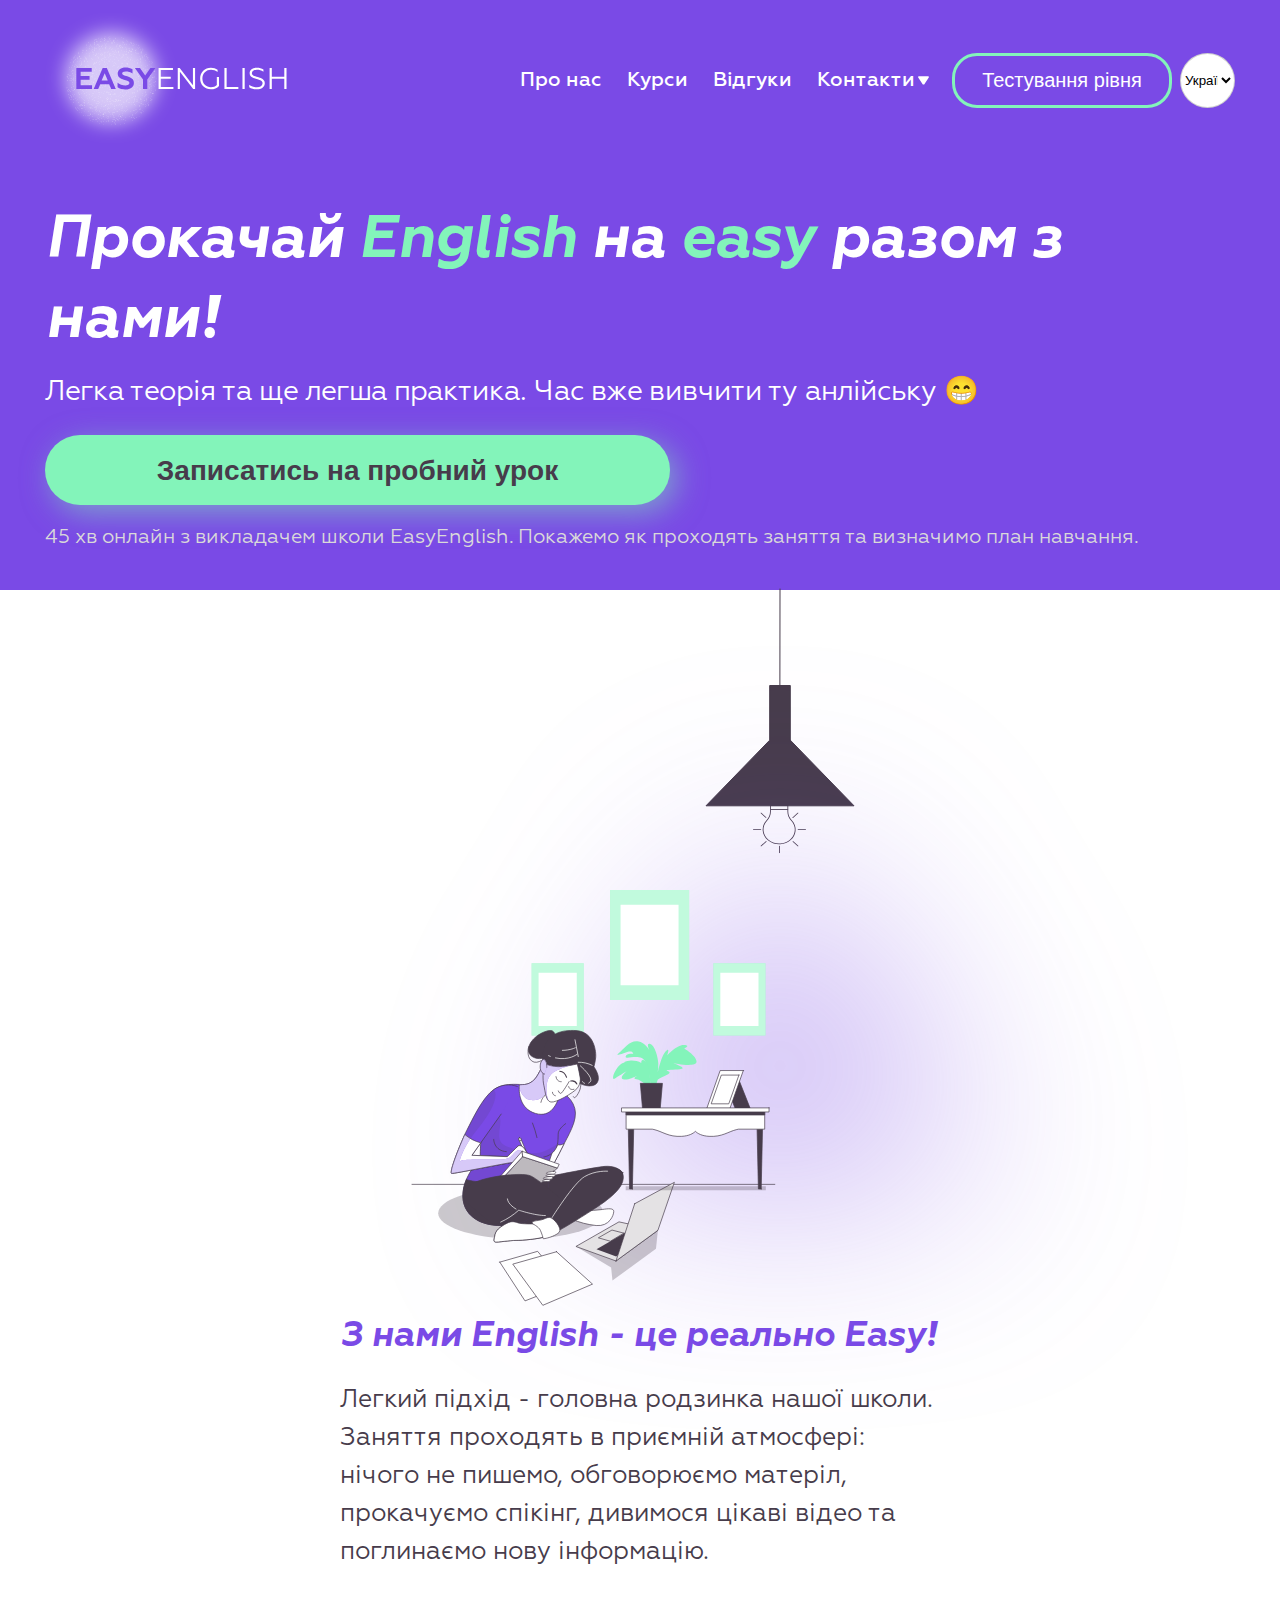
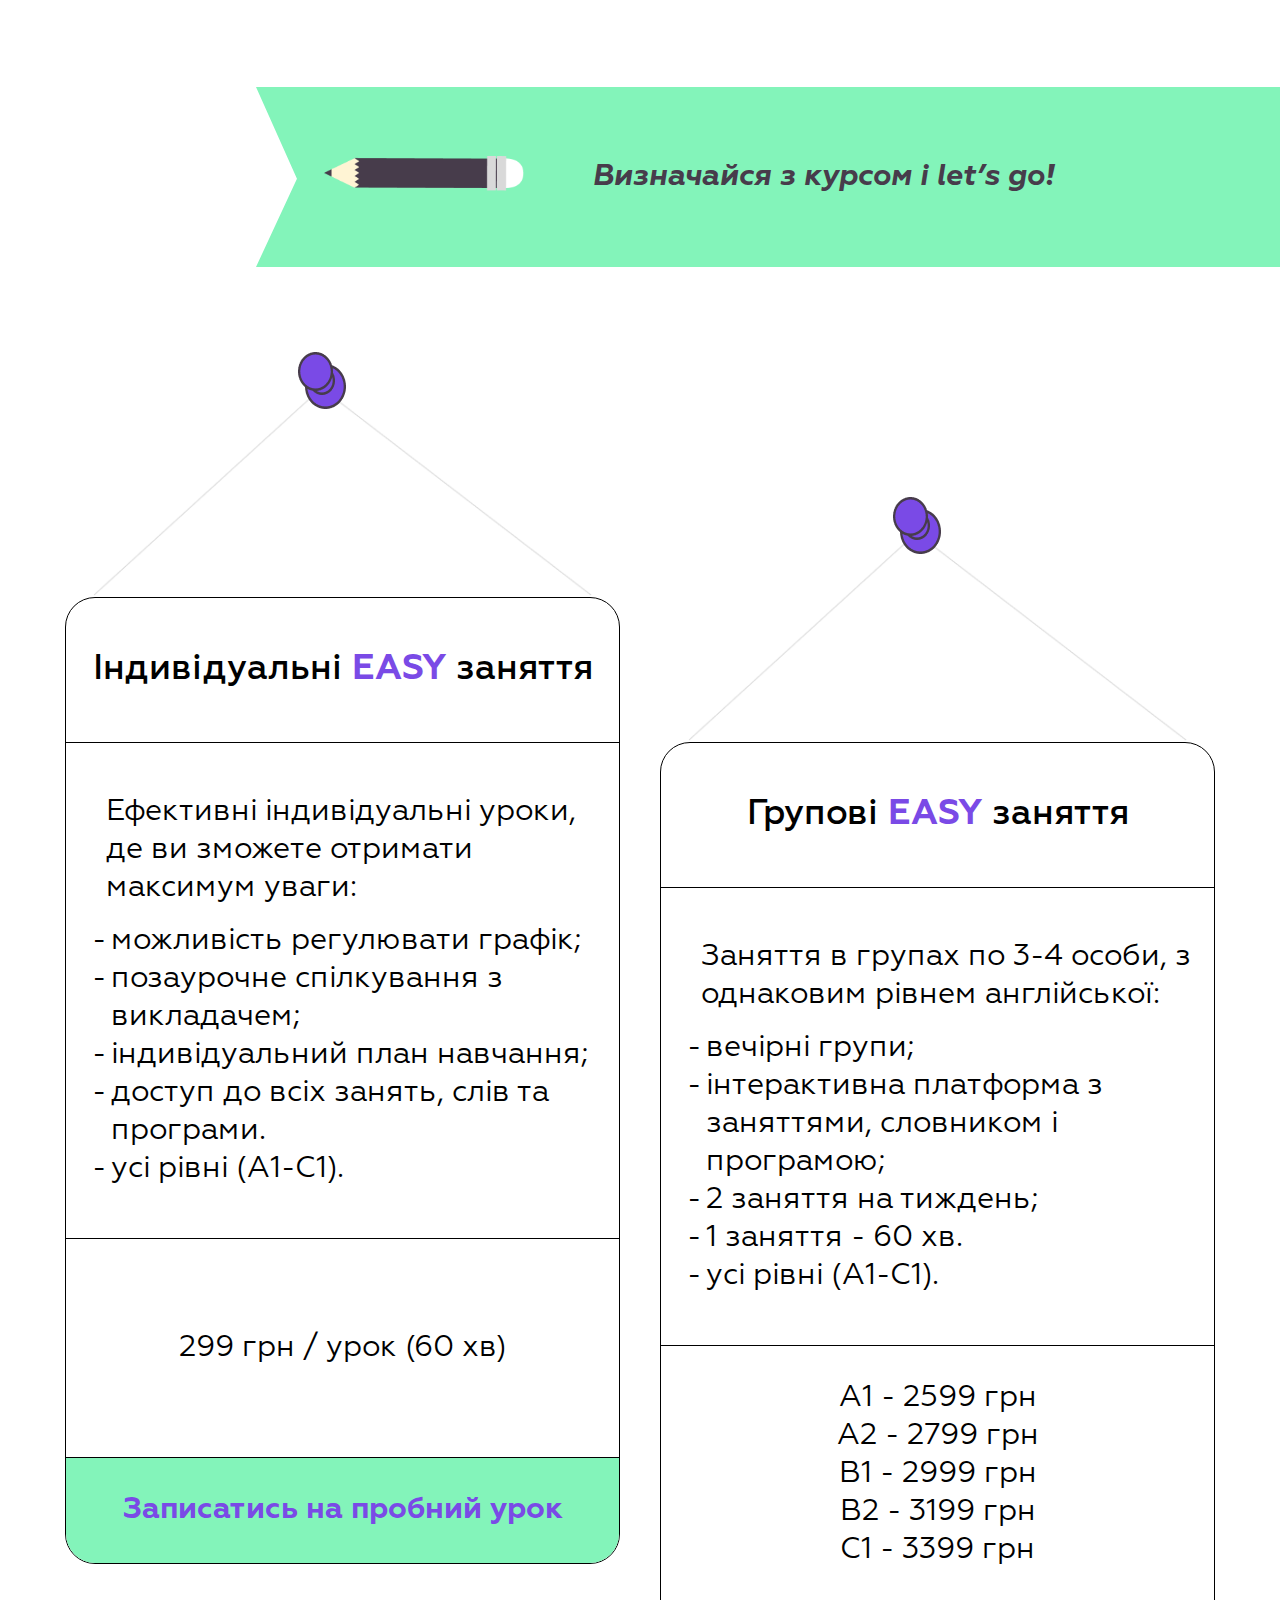
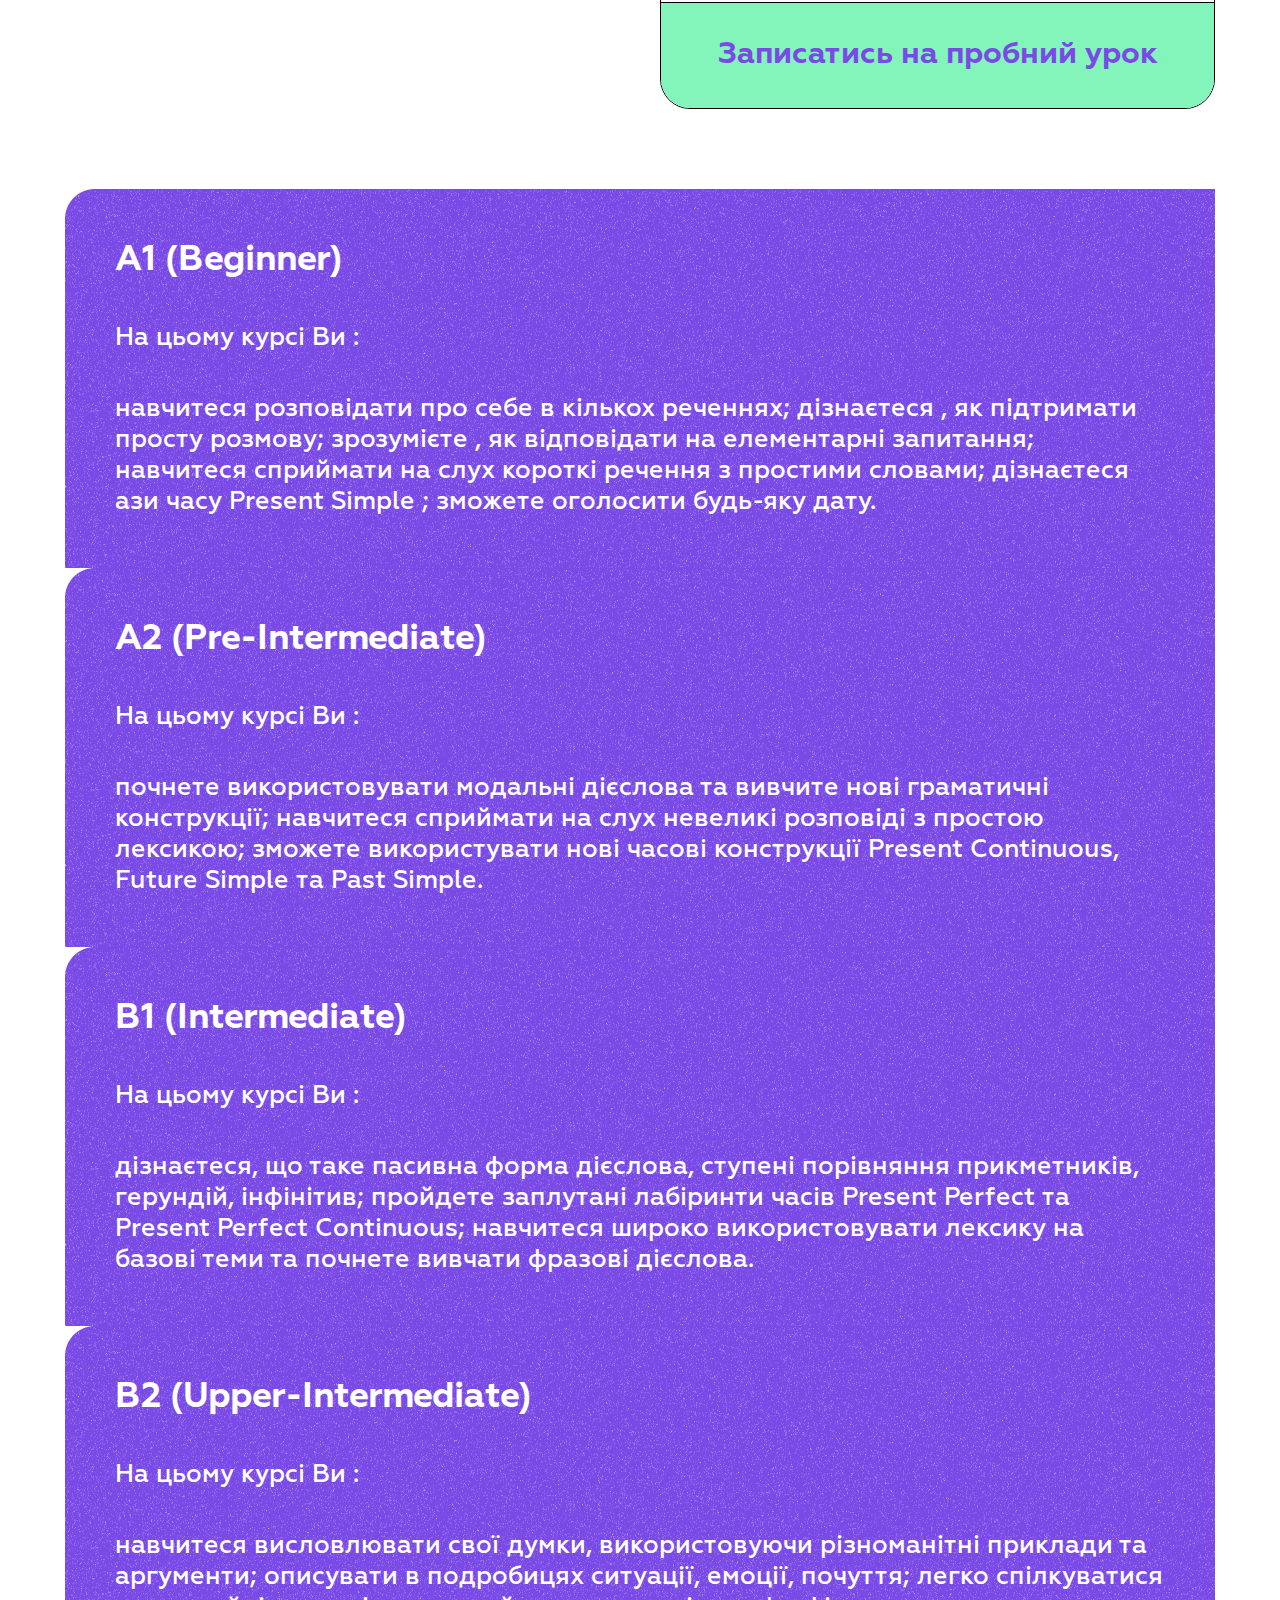
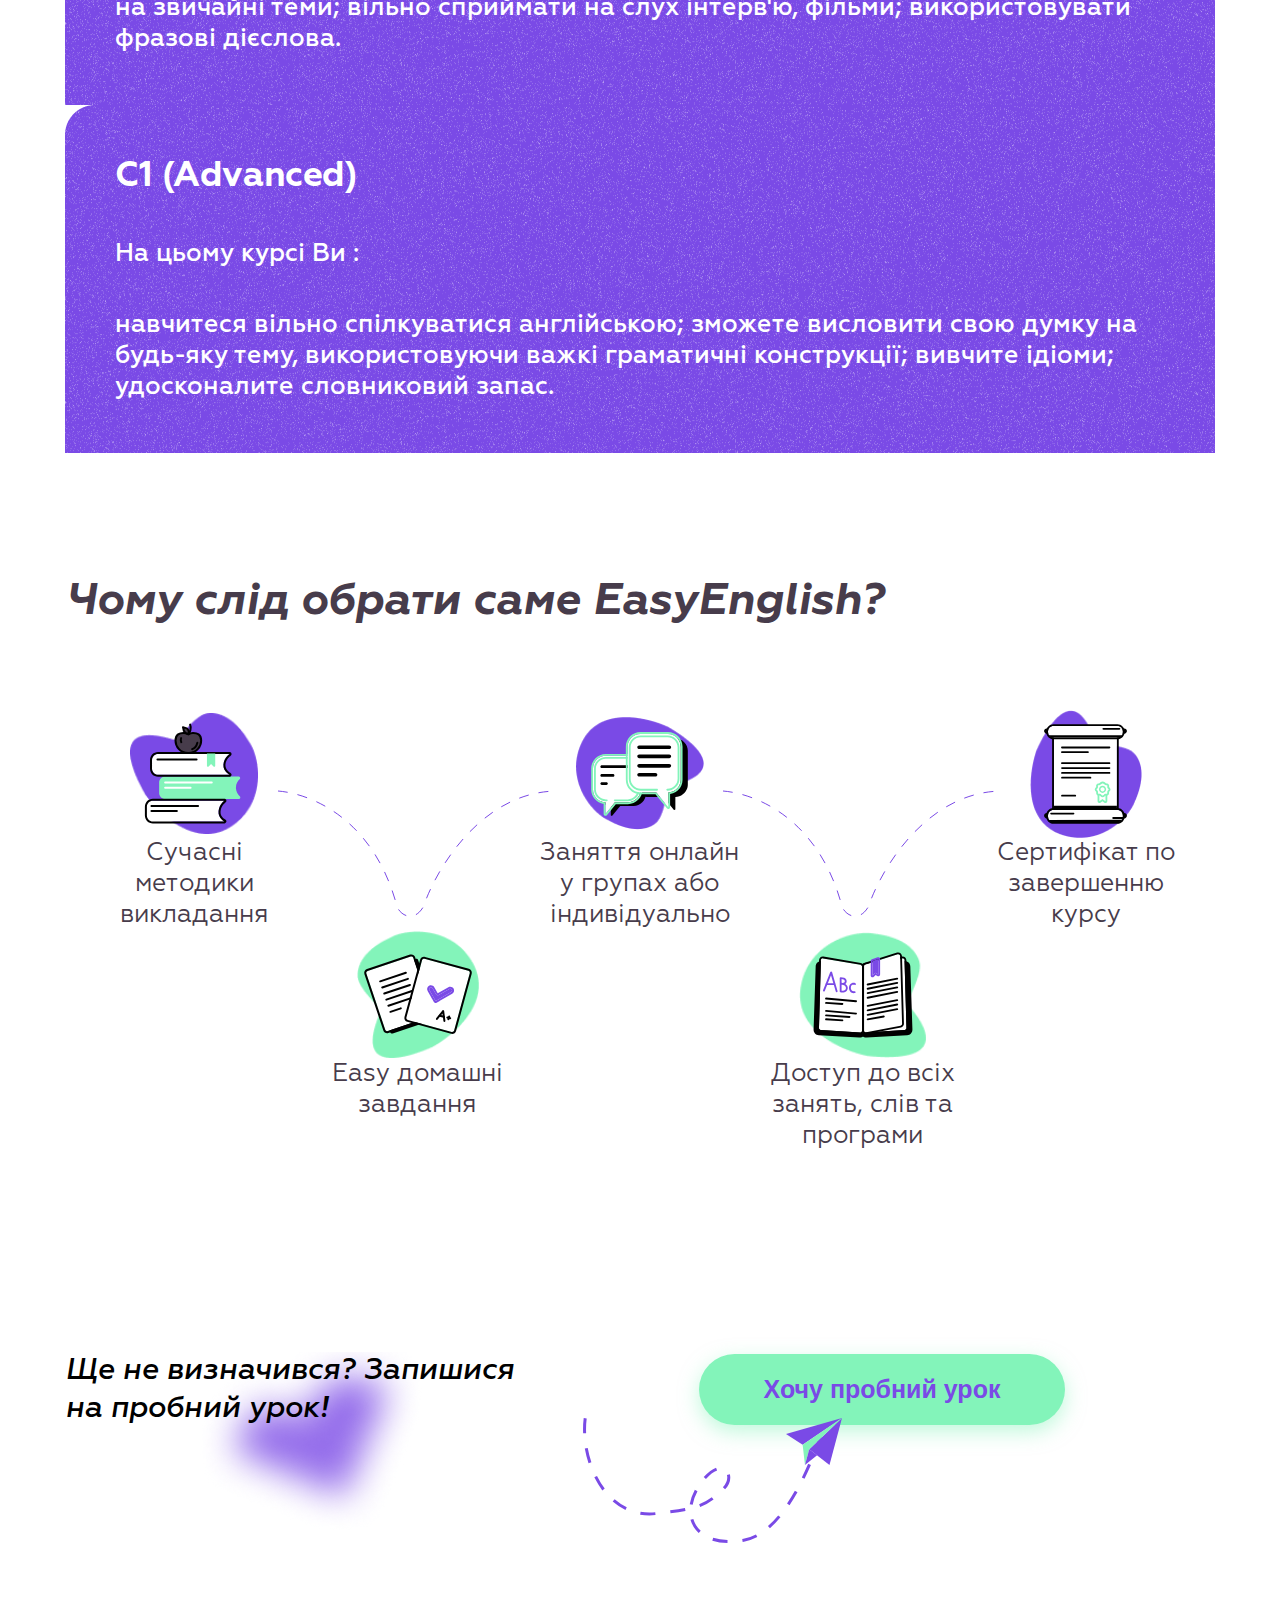
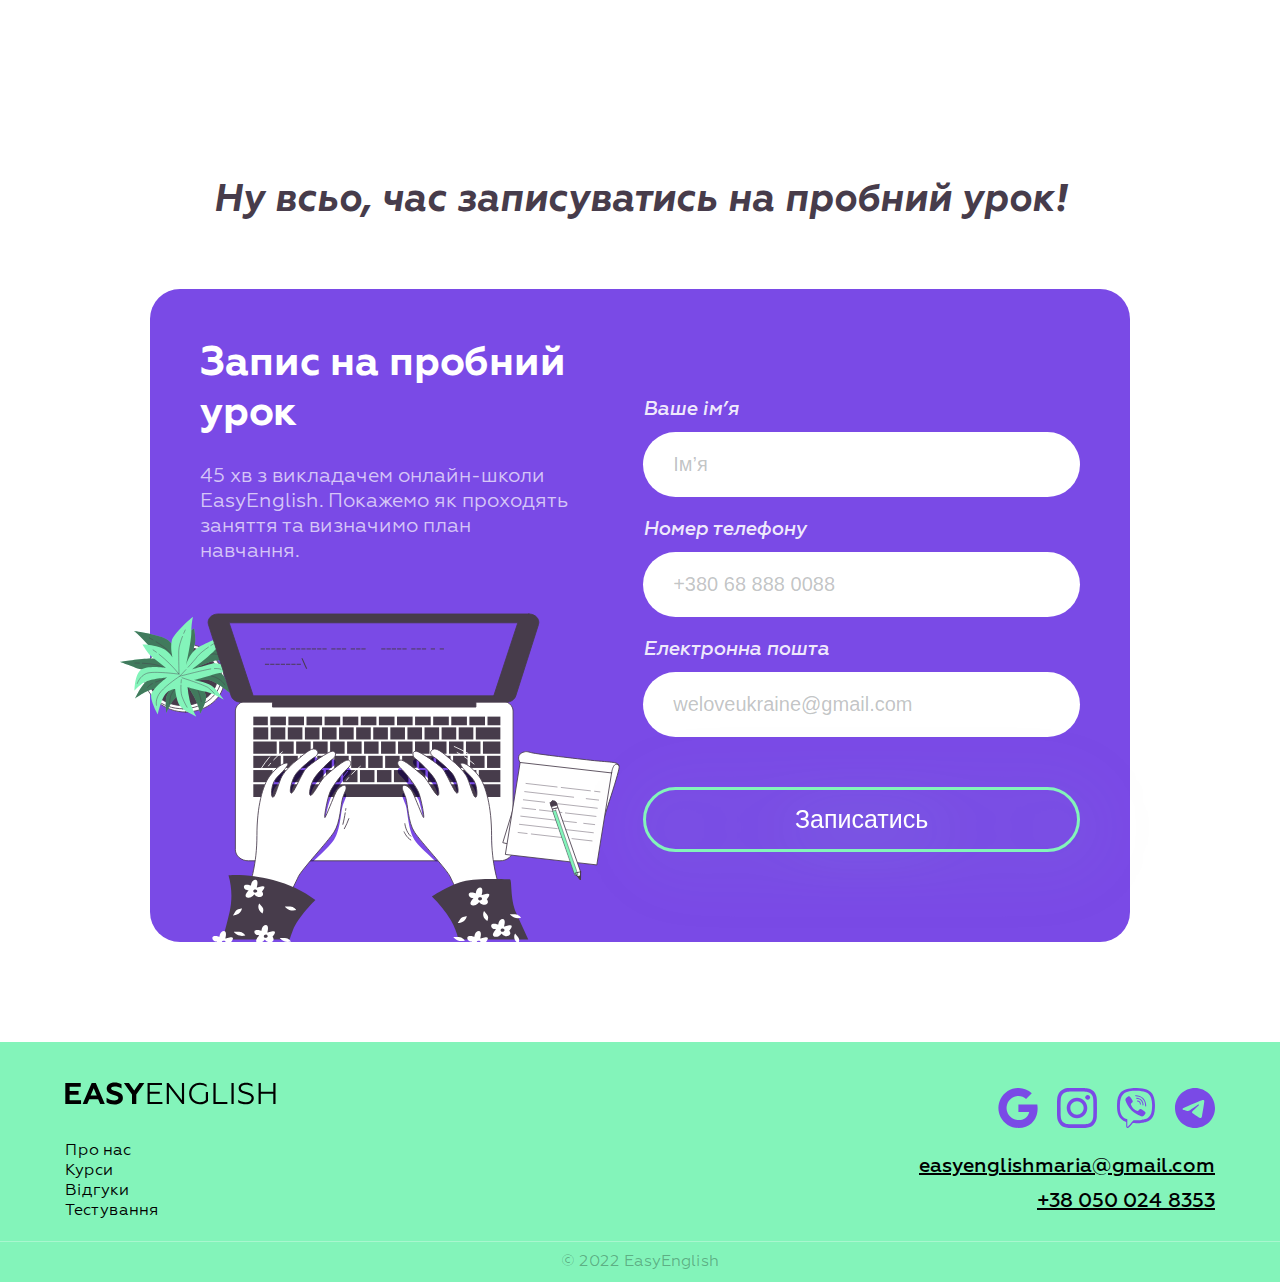
<file: index.html>
<!DOCTYPE html>
<html lang="en">
<head>
    <meta charset="UTF-8">
    <meta http-equiv="X-UA-Compatible" content="IE=edge">
    <meta name="viewport" content="width=device-width, initial-scale=1.0">
    <link rel="stylesheet" href="css/fonts.css">
    <link rel="stylesheet" href="sass/styles.css">
    <link rel="stylesheet" href="sass/test.css">
    <link rel="stylesheet" href="sass/reset.css">
    <link rel="stylesheet" href="sass/media.css">
    <link rel="shortcut icon" href="img/shortcutIcon.svg">
    <title>Easy English</title>
</head>
<body>
    <div id="container" class="container">
        <header class="header">
            <div class="head">
                <a href=""><img src="img/logoHead.svg" class="header__logo" alt="logo"></a>
                <nav class="header__nav">
                    <ul class="header__nav-items">
                        <li class="header__nav-item"><a href="#" class="header__nav-link">Про нас</a></li>
                        <li class="header__nav-item"><a href="#" class="header__nav-link">Курси</a></li>
                        <li class="header__nav-item"><a href="#" class="header__nav-link">Відгуки</a></li>
                        <li class="header__nav-item">
                            <a href="#" class="header__nav-link">Контакти</a>
                            <div class="header__nav-img"><img src="img/arrowDown.svg" alt=""></div>
                            <ul class="header__nav-dropdown">
                                <li class="header__nav-dropdown-arrow">
                                    <img src="img/arrowTop.svg" alt="" >
                                </li>
                                <li class="header__nav-dropdown-tel">
                                    <div class="header__nav-dropdown-img"><img src="img/tel.svg" alt=""></div>
                                    <h2>Подзвонити</h2>
                                    <a class="header__nav-dropdown-link contact-link" href="tel: +38 050 024 8353">+38 050 024 8353</a>
                                </li>
                                <li class="header__nav-dropdown-text">
                                    <div class="header__nav-dropdown-img"><img src="img/pen.svg" alt=""></div>
                                    <h2>Написати</h2>
                                    <div class="header__nav-dropdown-contacts">
                                        <a class="header__nav-dropdown-link contact-link" href="mailto: masaovcarenko99@gmail.com" target="blank">masaovcarenko99@gmail.com</a>
                                        <a class="header__nav-dropdown-link" href="#" target="blank">Viber</a>
                                        <a class="header__nav-dropdown-link" href="#" target="blank">Telegram</a>
                                        <a class="header__nav-dropdown-link" href="#" target="blank">Instagram</a>
                                    </div>
                                </li>
                            </ul>
                        </li>
                    </ul>
                    <button class="header__btn"><a href="html/test.html" class="header__btn-text">Тестування рівня</a></button>
                    <label>
                        <select id="lang" class="lang">
                            <option value="/ua/">Українська</option>
                            <option value="/ru/">Російська</option>
                        </select>
                    </label>
                </nav>
            </div>
        </header>
        <main>
            <section class="background">
                <div class="background__container">
                    <div class="background__content">
                        <h3 class="background__title">Прокачай <span> English</span> на <span>easy</span> разом з нами!</h3>
                        <p class="background__text">Легка теорія та ще легша практика. Час вже вивчити ту анлійську 😁</p>
                        <button class="background__btn">
                            Записатись на пробний урок
                        </button>
                        <div class="background__text-lesson">45 хв онлайн з викладачем школи EasyEnglish. Покажемо як проходять заняття та визначимо план навчання.</div>
                    </div>
                    <div class="background__girl">
                        <div class="background__girl-container">
                            <img src="img/backgroundGirl.svg" alt="image of girl"/>
                            <img src="img/backgroundHello.svg" class="hello-image" alt="image of girl"/>
                        </div>
                    </div>

                </div>
                <div class="background__lamp">
                    <div class="background__lamp-container">
                        <svg width="150" height="266" viewBox="0 0 150 266" fill="none" xmlns="http://www.w3.org/2000/svg">
                            <path class="lamp" d="M58.0222 241.631C58.019 243.938 58.6386 246.213 59.8283 248.261C61.018 250.31 62.7429 252.072 64.8569 253.398C66.9709 254.725 69.4117 255.577 71.9726 255.882C74.5335 256.188 77.1391 255.938 79.5687 255.153C81.9984 254.368 84.1805 253.072 85.9302 251.374C87.68 249.676 88.9458 247.627 89.6206 245.399C90.2954 243.172 90.3593 240.832 89.8068 238.577C89.2542 236.323 88.1016 234.221 86.4466 232.449C84.0797 229.911 82.7828 226.712 82.781 223.409V221.444H65.4032V223.409C65.4093 226.706 64.1178 229.901 61.7543 232.434C59.3373 235.012 58.0158 238.269 58.0222 241.631Z" fill="white"/>
                            <path d="M65.4446 221.072H82.8309C82.9413 221.072 83.0473 221.112 83.1254 221.181C83.2035 221.251 83.2474 221.346 83.2474 221.444V223.409C83.2451 226.624 84.5037 229.738 86.8046 232.211C88.188 233.685 89.2326 235.388 89.8787 237.222C90.5248 239.057 90.7598 240.987 90.5701 242.903C90.2088 246.387 88.4777 249.643 85.6838 252.095C82.89 254.547 79.214 256.035 75.3082 256.296C73.0459 256.447 70.7733 256.176 68.6348 255.5C66.4963 254.823 64.5389 253.757 62.8871 252.368C59.8065 249.799 57.9433 246.275 57.6799 242.519C57.4165 238.762 58.773 235.058 61.4709 232.166C63.7738 229.7 65.0328 226.59 65.0281 223.379V221.415C65.0365 221.321 65.0841 221.234 65.1613 221.171C65.2385 221.107 65.3397 221.072 65.4446 221.072ZM82.4143 221.816H65.8612V223.409C65.8635 226.793 64.5369 230.071 62.1123 232.672C59.55 235.418 58.2613 238.935 58.5107 242.502C58.7601 246.069 60.5288 249.415 63.4536 251.854C65.0227 253.172 66.882 254.184 68.913 254.824C70.944 255.465 73.1022 255.72 75.2499 255.575C78.1237 255.393 80.8856 254.506 83.2315 253.013C85.5774 251.519 87.4162 249.476 88.5455 247.109C89.6747 244.741 90.0506 242.142 89.6318 239.596C89.2129 237.05 88.0155 234.657 86.1715 232.68C83.7446 230.074 82.4154 226.791 82.4143 223.401V221.816Z" fill="#473C4B"/>
                            <path d="M65.4444 221.438H82.8223V217.599H65.4444V221.438Z" fill="white"/>
                            <path d="M65.4443 217.226H82.8306C82.9404 217.228 83.045 217.268 83.1227 217.337C83.2004 217.407 83.2449 217.5 83.2471 217.598V221.438C83.2471 221.536 83.2032 221.631 83.1251 221.701C83.0469 221.77 82.941 221.81 82.8306 221.81H65.4443C65.3338 221.81 65.2279 221.77 65.1498 221.701C65.0717 221.631 65.0278 221.536 65.0278 221.438V217.598C65.0299 217.5 65.0745 217.407 65.1522 217.337C65.2298 217.268 65.3345 217.228 65.4443 217.226ZM82.414 217.97H65.8609V221.066H82.414V217.97Z" fill="#473C4B"/>
                            <path d="M82.8223 217.591H65.4444V217.271C65.4444 216.337 65.8596 215.442 66.5985 214.782C67.3375 214.122 68.3398 213.751 69.3848 213.751H78.8485C79.8936 213.751 80.8958 214.122 81.6348 214.782C82.3738 215.442 82.7889 216.337 82.7889 217.271V217.591H82.8223Z" fill="white"/>
                            <path d="M69.3854 213.379H78.8491C79.4212 213.379 79.9878 213.48 80.5164 213.676C81.0451 213.871 81.5254 214.158 81.9299 214.519C82.3345 214.881 82.6554 215.31 82.8744 215.782C83.0934 216.254 83.2061 216.76 83.2061 217.271V217.591C83.2061 217.69 83.1622 217.784 83.084 217.854C83.0059 217.924 82.9 217.963 82.7895 217.963H65.4033C65.2928 217.963 65.1869 217.924 65.1088 217.854C65.0307 217.784 64.9868 217.69 64.9868 217.591V217.271C64.9867 216.757 65.1008 216.248 65.3224 215.773C65.5439 215.298 65.8686 214.868 66.2776 214.506C66.6866 214.144 67.1719 213.858 67.7053 213.665C68.2387 213.472 68.8098 213.375 69.3854 213.379ZM82.4063 217.219C82.3932 216.394 82.017 215.607 81.3591 215.027C80.7013 214.448 79.8145 214.123 78.8907 214.124H69.3854C68.4615 214.125 67.5751 214.45 66.9163 215.029C66.2576 215.608 65.8789 216.394 65.8615 217.219H82.4063Z" fill="#473C4B"/>
                            <path d="M71.9429 209.919H76.3498C77.4899 209.919 78.5833 210.324 79.3894 211.044C80.1956 211.764 80.6484 212.741 80.6484 213.759H67.6609C67.6609 212.743 68.1115 211.769 68.9141 211.049C69.7166 210.33 70.8057 209.923 71.9429 209.919Z" fill="white"/>
                            <path d="M71.9424 209.547H76.3493C77.5992 209.549 78.7972 209.994 79.681 210.783C80.5648 211.572 81.0623 212.642 81.0645 213.759C81.0645 213.857 81.0206 213.952 80.9425 214.022C80.8644 214.092 80.7584 214.131 80.6479 214.131H67.6604C67.5499 214.131 67.4439 214.092 67.3658 214.022C67.2877 213.952 67.2438 213.857 67.2438 213.759C67.246 212.645 67.7412 211.577 68.6214 210.788C69.5016 209.999 70.6954 209.553 71.9424 209.547ZM80.1981 213.387C80.0935 212.536 79.6412 211.75 78.9279 211.179C78.2147 210.608 77.2906 210.292 76.3326 210.291H71.9424C70.9844 210.292 70.0603 210.608 69.347 211.179C68.6337 211.75 68.1815 212.536 68.0769 213.387H80.1981Z" fill="#473C4B"/>
                            <path d="M48.4164 241.185H55.7807C55.8912 241.185 55.9972 241.224 56.0753 241.294C56.1534 241.363 56.1973 241.458 56.1973 241.557C56.1973 241.655 56.1534 241.75 56.0753 241.82C55.9972 241.89 55.8912 241.929 55.7807 241.929H48.4164C48.3059 241.929 48.2 241.89 48.1219 241.82C48.0437 241.75 47.9998 241.655 47.9998 241.557C47.9998 241.458 48.0437 241.363 48.1219 241.294C48.2 241.224 48.3059 241.185 48.4164 241.185Z" fill="#473C4B"/>
                            <path d="M93.0858 241.185H100.583C100.694 241.185 100.8 241.224 100.878 241.294C100.956 241.363 101 241.458 101 241.557C100.998 241.655 100.953 241.748 100.876 241.818C100.798 241.887 100.693 241.927 100.583 241.929H93.0858C92.976 241.927 92.8713 241.887 92.7937 241.818C92.716 241.748 92.6714 241.655 92.6693 241.557C92.6693 241.458 92.7132 241.363 92.7913 241.294C92.8694 241.224 92.9754 241.185 93.0858 241.185Z" fill="#473C4B"/>
                            <path d="M74.4829 257.867C74.5934 257.867 74.6993 257.906 74.7774 257.976C74.8555 258.046 74.8994 258.14 74.8994 258.239V264.839C74.8994 264.938 74.8555 265.032 74.7774 265.102C74.6993 265.172 74.5934 265.211 74.4829 265.211C74.3724 265.211 74.2664 265.172 74.1883 265.102C74.1102 265.032 74.0663 264.938 74.0663 264.839V258.239C74.0663 258.14 74.1102 258.046 74.1883 257.976C74.2664 257.906 74.3724 257.867 74.4829 257.867Z" fill="#473C4B"/>
                            <path d="M61.1379 253.104C61.2477 253.106 61.3526 253.146 61.4295 253.216C61.4693 253.249 61.5011 253.29 61.5228 253.335C61.5445 253.379 61.5557 253.428 61.5557 253.477C61.5557 253.525 61.5445 253.574 61.5228 253.618C61.5011 253.663 61.4693 253.704 61.4295 253.737L56.3477 258.283C56.2693 258.353 56.1629 258.393 56.052 258.393C55.9411 258.393 55.8347 258.353 55.7563 258.283C55.6778 258.213 55.6337 258.118 55.6337 258.019C55.6337 257.92 55.6778 257.825 55.7563 257.755L60.838 253.216C60.9174 253.145 61.0253 253.105 61.1379 253.104Z" fill="#473C4B"/>
                            <path d="M92.9113 224.72C93.0239 224.72 93.1317 224.76 93.2112 224.831C93.2881 224.902 93.3311 224.997 93.3311 225.095C93.3311 225.194 93.2881 225.289 93.2112 225.359L88.0545 229.965C87.9752 230.034 87.8692 230.072 87.7588 230.072C87.6484 230.072 87.5423 230.034 87.463 229.965C87.424 229.931 87.393 229.89 87.3719 229.844C87.3507 229.799 87.3398 229.75 87.3398 229.701C87.3398 229.652 87.3507 229.603 87.3719 229.558C87.393 229.513 87.424 229.472 87.463 229.437L92.6197 224.831C92.6575 224.796 92.7028 224.768 92.7529 224.749C92.803 224.73 92.8568 224.72 92.9113 224.72Z" fill="#473C4B"/>
                            <path d="M88.012 253.238C88.1204 253.239 88.2244 253.277 88.3036 253.343L93.2437 257.755C93.3222 257.825 93.3662 257.92 93.3662 258.019C93.3662 258.118 93.3222 258.213 93.2437 258.283C93.1653 258.353 93.0589 258.393 92.948 258.393C92.837 258.393 92.7307 258.353 92.6522 258.283L87.7121 253.871C87.6353 253.8 87.5923 253.705 87.5923 253.607C87.5923 253.508 87.6353 253.413 87.7121 253.343C87.7943 253.276 87.9011 253.239 88.012 253.238Z" fill="#473C4B"/>
                            <path d="M56.0472 224.719C56.1598 224.719 56.2677 224.76 56.3471 224.831L61.2623 229.221C61.3011 229.255 61.3319 229.297 61.3529 229.342C61.374 229.387 61.3848 229.436 61.3848 229.485C61.3848 229.534 61.374 229.582 61.3529 229.628C61.3319 229.673 61.3011 229.714 61.2623 229.749C61.2234 229.784 61.1773 229.811 61.1266 229.83C61.0758 229.849 61.0214 229.858 60.9665 229.858C60.9116 229.858 60.8572 229.849 60.8065 229.83C60.7557 229.811 60.7096 229.784 60.6708 229.749L55.7557 225.359C55.6788 225.288 55.6358 225.193 55.6358 225.095C55.6358 224.996 55.6788 224.902 55.7557 224.831C55.8326 224.761 55.9374 224.721 56.0472 224.719Z" fill="#473C4B"/>
                            <path d="M85.2954 152.171V97.5068H64.6876V152.171L1 217.8H149L85.2954 152.171Z" fill="#473C4B" stroke="#473C4B" stroke-linecap="round" stroke-linejoin="round"/>
                            <path d="M74.8821 97.3119L75 1" stroke="#473C4B" stroke-linecap="round" stroke-linejoin="round"/>
                        </svg>
                        <div class="lamp-light-container">
                            <div class="lamp-light"></div>
                        </div>
                    </div>
                </div>
            </section>

            <section class="easy">
                <div class="easy__container">
                    <div class="easy__girl">
                        <img src="img/easyGirl.svg" alt="image of girl">
                    </div>
                    <div class="easy__content">
                        <h3 class="easy__content-title">З нами English - це реально Easy!</h3>
                        <div class="easy__content-text">Легкий підхід - головна родзинка нашої школи. <br> Заняття проходять в приємній атмосфері: нічого не пишемо, обговорюємо матеріл, прокачуємо спікінг, дивимося цікаві відео та поглинаємо нову інформацію.</div>
                    </div>
                </div>
            </section>
            <section class="banner">
                <div class="banner__container">
                    <div class="banner__text">Визначайся з курсом і let’s go!</div>
                    <div class="banner__img"><img src="img/Pencil.png" alt="banner with pencil"></div>
                </div>
            </section>
            <section class="price">
                <div class="price__container">
                    <div class="price__box">
                        <div class="price__decor">
                            <div class="price__pin"><img src="img/Pin.png" alt="pin"></div>
                            <img src="img/rectangle.png" class="price__line" alt="thread">
                        </div>
                        <div class="price__box-content">
                           <h3 class="price__title">Індивідуальні <span>EASY</span> заняття </h3> 
                           <div class="price__text">
                                <p>Ефективні індивідуальні уроки, де ви зможете отримати максимум уваги:</p>
                                <ul class="price__lesson-list">
                                    <li class="price__lesson">можливість регулювати графік;</li>
                                    <li class="price__lesson">позаурочне спілкування з викладачем;</li>
                                    <li class="price__lesson">індивідуальний план навчання;</li>
                                    <li class="price__lesson">доступ до всіх занять, слів та програми.</li>
                                    <li class="price__lesson">усі рівні (A1-C1).</li>
                                </ul>
                            </div>
                           <div class="price__price">299 грн / урок (60 хв)</div>
                           <div class="price__link"><a href="#">Записатись на пробний урок</a></div>
                        </div>
                    </div>
                    <div class="price__box">
                        <div class="price__decor">
                            <div class="price__pin"><img src="img/Pin.png" alt="pin"></div>
                            <img src="img/rectangle.png" class="price__line" alt="thread">
                        </div>
                        <div class="price__box-content">
                            <h3 class="price__title">Групові <span>EASY</span> заняття </h3> 
                           <div class="price__text">
                                <p>Заняття в групах по 3-4 особи, з однаковим рівнем англійської:</p>
                                <ul class="price__lesson-list">
                                    <li class="price__lesson">вечірні групи;</li>
                                    <li class="price__lesson">інтерактивна платформа з заняттями, словником і програмою;</li>
                                    <li class="price__lesson">2 заняття на тиждень;</li>
                                    <li class="price__lesson">1 заняття - 60 хв.</li>
                                    <li class="price__lesson">усі рівні (A1-C1).</li>
                                </ul>
                            </div>
                           <div class="price__level-list">
                            <ul>
                                <li class="price__level">А1 - 2599 грн</li>
                                <li class="price__level">A2 - 2799 грн</li>
                                <li class="price__level">B1 - 2999 грн</li>
                                <li class="price__level">B2 - 3199 грн</li>
                                <li class="price__level">C1 - 3399 грн</li>
                            </ul>
                           </div>
                           <div class="price__link"><a href="#">Записатись на пробний урок</a></div>
                        </div>
                    </div>
                </div>
            </section>
            <section class="course">
                <div class="course__container">
                    <div class="course__content">
                        <h4 class="course__title">A1 (Beginner)</h4>
                        <p>На цьому курсі Ви : </p>
                        <p class="course__text"> навчитеся розповідати про себе в кількох реченнях; дізнаєтеся , як підтримати просту розмову; зрозумієте , як відповідати на елементарні запитання; навчитеся сприймати на слух короткі речення з простими словами; дізнаєтеся ази часу Present Simple ; зможете оголосити будь-яку дату.</p>
                    </div>
                </div>
                <div class="course__container">
                    <div class="course__content">
                        <h4 class="course__title">A2 (Pre-Intermediate)</h4>
                        <p>На цьому курсі Ви : </p>
                        <p class="course__text">почнете використовувати модальні дієслова та вивчите нові граматичні конструкції; навчитеся сприймати на слух невеликі розповіді з простою лексикою;  зможете використувати нові часові конструкції Present Continuous, Future Simple та Past Simple.</p>
                    </div>
                </div>
                <div class="course__container">
                    <div class="course__content">
                        <h4 class="course__title">B1 (Intermediate)</h4>
                        <p>На цьому курсі Ви : </p>
                        <p class="course__text">дізнаєтеся, що таке пасивна форма дієслова, ступені порівняння прикметників, герундій, інфінітив; пройдете заплутані лабіринти часів Present Perfect та Present Perfect Continuous; навчитеся широко використовувати лексику на базові теми та почнете вивчати фразові дієслова.</p>
                    </div>
                </div>
                <div class="course__container">
                    <div class="course__content">
                        <h4 class="course__title">B2 (Upper-Intermediate)</h4>
                        <p>На цьому курсі Ви : </p>
                        <p class="course__text">навчитеся висловлювати свої думки, використовуючи різноманітні приклади та аргументи; описувати в подробицях ситуації, емоції, почуття; легко спілкуватися на звичайні теми; вільно сприймати на слух інтерв'ю, фільми; використовувати фразові дієслова.</p>
                    </div>
                </div>
                <div class="course__container">
                    <div class="course__content">
                        <h4 class="course__title">C1 (Advanced)</h4>
                        <p>На цьому курсі Ви : </p>
                        <p class="course__text">навчитеся вільно cпілкуватися англійською; зможете висловити свою думку на будь-яку тему, використовуючи важкі граматичні конструкції; вивчите ідіоми; удосконалите словниковий запас.</p>
                    </div>
                </div>
            </section>
            <section class="stairway">
                <div class="stairway__container">
                    <h5 class="stairway__title">Чому слід обрати саме EasyEnglish?</h5>
                    <div class="stairway__items">
                        <div class="stairway__item">
                            <div class="stairway__books"><img src="img/books.svg" alt=""></div>
                            <p class="stairway__text">Сучасні методики викладання</p>
                        </div>
                        <div class="stairway__item">
                            <div class="stairway__arrow"><img src="img/dashed-border.svg" alt=""></div>
                        </div>
                        <div class="stairway__item">
                            <div class="stairway__comments"><img src="img/comments.svg" alt=""></div>
                            <p class="stairway__text">Заняття онлайн у групах або індивідуально</p>
                        </div>
                        <div class="stairway__item">
                            <div class="stairway__arrow"><img src="img/dashed-border.svg" alt=""></div>
                        </div>
                        <div class="stairway__item">
                            <div class="stairway__patent"><img src="img/patent.svg" alt=""></div>
                            <p class="stairway__text">Cертифікат по завершенню курсу</p>
                        </div>
                    </div>
                    <div class="stairway__items-two">
                        <div class="stairway__item">
                            <div class="stairway__papers"><img src="img/papers.svg" alt=""></div>
                            <p class="stairway__text">Easy домашні завдання</p>
                        </div>
                        <div class="stairway__item">
                            <div class="stairway__textbook"><img src="img/textbook.svg" alt=""></div>
                            <p class="stairway__text">Доступ до всіх занять, слів та програми</p>
                        </div>
                    </div> 
                </div>
            </section>
            <section class="heart">
                <div class="heart__container">
                    <h6 class="heart__title">Ще не визначився? Запишися на пробний урок!</h6>
                    <button class="heart__btn">Хочу пробний урок</button>
                    <div class="heart__image"><img src="img/plane.svg" alt=""></div>
                </div>
            </section>
            <section class="feedback">
                <div class="feedback__container">
                    <h6 class="feedback__title">Easy відгуки від наших учнів</h6>
                    <div class="feedback__image-boxes">
                        <div class="feedback__image-box">
                            <div class="feedback__image"> <img src="img/feedback-one.png" alt=""> </div>
                            <div class="feedback__image"> <img src="img/feedback-two.png" alt=""> </div>
                            <div class="feedback__image"> <img src="img/feedback-three.png" alt=""> </div>
                        </div>
                        <div class="feedback__image-box">
                            <div class="feedback__image"> <img src="img/feedback-four.png" alt=""> </div>
                            <div class="feedback__image"> <img src="img/feedback-five.png" alt=""> </div>
                        </div>
                        <div class="feedback__image-box">
                            <div class="feedback__image"> <img src="img/feedback-six.png" alt=""> </div>
                            <div class="feedback__image feedback__image-seven"> <img src="img/feedback-seven.png" alt=""> </div>
                            <div class=" feedback__image-bg"> 
                                <svg width="622" height="591" viewBox="0 0 622 591" fill="none" xmlns="http://www.w3.org/2000/svg">
                                    <g opacity="0.7" filter="url(#filter0_f_411_997)">
                                    <path d="M537.882 346.808C522.602 389.487 491.399 435.684 447.488 449.366C381.099 470.039 373.215 525.837 254.378 520.663C237.019 519.996 219.781 517.361 202.968 512.805C194.76 510.542 186.698 507.74 178.829 504.416C109.4 475.072 73.1864 410.497 70.1885 342.933C66.2258 254.058 125.644 211.704 164.264 186.906C202.885 162.108 249.43 66.0456 366.286 70.1262C384.131 70.6849 401.855 73.387 419.107 78.1792C458.432 89.2846 498.401 113.844 521.637 149.747C523.38 152.453 525.047 155.21 526.637 158.017C557.737 213.057 558.701 288.619 537.882 346.808Z" fill="#83F4BA"/>
                                    </g>
                                    <g opacity="0.3">
                                    <path class="star" d="M60.2169 321.488L62.4391 328.605H69.6249L63.8098 333.006L66.032 340.123L60.2169 335.721L54.4017 340.123L56.624 333.006L50.8088 328.605H57.9947L60.2169 321.488Z" stroke="#473C4B" stroke-miterlimit="10"/>
                                    <path class="star" d="M83.4464 321.488L85.6686 328.605H92.8544L87.0393 333.006L89.2615 340.123L83.4464 335.721L77.6312 340.123L79.8535 333.006L74.0383 328.605H81.2242L83.4464 321.488Z" stroke="#473C4B" stroke-miterlimit="10"/>
                                    <path class="star" d="M106.675 321.488L108.898 328.605H116.083L110.268 333.006L112.49 340.123L106.675 335.721L100.86 340.123L103.082 333.006L97.2673 328.605H104.453L106.675 321.488Z" stroke="#473C4B" stroke-miterlimit="10"/>
                                    <path class="star" d="M129.905 321.488L132.127 328.605H139.313L133.498 333.006L135.72 340.123L129.905 335.721L124.09 340.123L126.312 333.006L120.497 328.605H127.683L129.905 321.488Z" stroke="#473C4B" stroke-miterlimit="10"/>
                                    <path class="star" d="M153.144 321.488L155.356 328.605H162.542L156.727 333.006L158.949 340.123L153.144 335.721L147.329 340.123L149.551 333.006L143.736 328.605H150.922L153.144 321.488Z" stroke="#473C4B" stroke-miterlimit="10"/>
                                    <path d="M128.69 314.621H160.881C162.946 314.621 164.927 315.476 166.388 316.997C167.848 318.518 168.669 320.581 168.669 322.733V341.118C168.669 343.27 167.848 345.333 166.388 346.854C164.927 348.375 162.946 349.23 160.881 349.23H99.3027" stroke="#473C4B" stroke-miterlimit="10"/>
                                    <path d="M112.916 314.621H122.958" stroke="#473C4B" stroke-miterlimit="10"/>
                                    <path d="M93.903 349.23H50.7881C48.7226 349.23 46.7416 348.375 45.2811 346.854C43.8205 345.333 43 343.27 43 341.118V322.733C43 320.581 43.8205 318.518 45.2811 316.997C46.7416 315.476 48.7226 314.621 50.7881 314.621H105.388" stroke="#473C4B" stroke-miterlimit="10"/>
                                    </g>
                                    <g opacity="0.3">
                                    <path class="star" d="M486.436 214.66L487.402 222.079L494.473 223.42L487.994 226.665L488.959 234.084L483.996 228.666L477.516 231.921L480.922 225.324L475.958 219.916L483.03 221.257L486.436 214.66Z" stroke="#473C4B" stroke-miterlimit="10"/>
                                    <path class="star" d="M509.292 218.984L510.257 226.404L517.329 227.745L510.849 230.989L511.815 238.409L506.851 232.99L500.372 236.235L503.778 229.648L498.814 224.241L505.886 225.582L509.292 218.984Z" stroke="#473C4B" stroke-miterlimit="10"/>
                                    <path class="star" d="M532.147 223.312L533.113 230.732L540.185 232.073L533.705 235.317L534.671 242.737L529.707 237.318L523.238 240.563L526.644 233.976L521.67 228.569L528.741 229.899L532.147 223.312Z" stroke="#473C4B" stroke-miterlimit="10"/>
                                    <path class="star" d="M555.013 227.637L555.968 235.056L563.04 236.397L556.571 239.642L557.526 247.05L552.562 241.642L546.093 244.887L549.499 238.301L544.535 232.893L551.597 234.223L555.013 227.637Z" stroke="#473C4B" stroke-miterlimit="10"/>
                                    <path class="star" d="M577.868 231.965L578.834 239.384L585.895 240.714L579.426 243.97L580.392 251.378L575.418 245.971L568.948 249.215L572.354 242.629L567.391 237.221L574.462 238.551L577.868 231.965Z" stroke="#473C4B" stroke-miterlimit="10"/>
                                    <path d="M574.494 224.34L586.643 226.643C588.668 227.038 590.461 228.251 591.628 230.019C592.796 231.786 593.244 233.964 592.874 236.074L589.758 254.168C589.38 256.277 588.215 258.144 586.518 259.36C584.82 260.576 582.73 261.043 580.703 260.657L500.631 245.516" stroke="#473C4B" stroke-miterlimit="10"/>
                                    <path d="M492.459 244.001L472.407 240.204C470.382 239.81 468.59 238.597 467.422 236.829C466.254 235.062 465.806 232.884 466.177 230.774L469.292 212.68C469.67 210.571 470.836 208.704 472.533 207.488C474.23 206.271 476.32 205.805 478.347 206.191L569.447 223.387" stroke="#473C4B" stroke-miterlimit="10"/>
                                    </g>
                                    <path class="thumb thumb-one" d="M503.211 346.24C503.534 345.771 503.765 345.24 503.891 344.677C504.016 344.114 504.034 343.53 503.942 342.96C503.631 341.761 502.879 340.739 501.851 340.117L501.684 340.019L490.235 342.085C490.5 339.909 490.546 337.71 490.371 335.525C490.047 333.556 488.761 330.232 487.036 329.336C486.416 329.054 485.737 328.946 485.065 329.025C484.394 329.104 483.754 329.366 483.209 329.784C482.85 330.087 482.589 330.498 482.46 330.961C482.331 331.425 482.34 331.918 482.488 332.376C483.063 334.562 483.042 338.695 481.264 343.561C479.686 347.858 477.563 347.989 477.438 347.989H477.323L477.176 348.066C476.986 347.924 476.771 347.823 476.543 347.768C476.315 347.714 476.079 347.707 475.848 347.749L467.484 349.258C467.25 349.3 467.027 349.39 466.827 349.523C466.628 349.656 466.455 349.83 466.32 350.033C466.185 350.237 466.089 350.466 466.04 350.709C465.99 350.951 465.987 351.201 466.031 351.445L468.509 366.446C468.548 366.691 468.633 366.925 468.76 367.135C468.887 367.345 469.053 367.526 469.247 367.668C469.442 367.809 469.662 367.909 469.895 367.96C470.127 368.011 470.367 368.013 470.6 367.966L478.964 366.457C479.197 366.415 479.42 366.325 479.62 366.192C479.819 366.058 479.991 365.885 480.125 365.681C480.26 365.477 480.354 365.248 480.402 365.005C480.451 364.763 480.452 364.513 480.407 364.27L480.323 363.756L480.877 363.822C482.425 364.041 485.06 364.161 485.164 364.161L500.848 361.329H500.921C501.504 361.081 502.025 360.698 502.447 360.21C502.869 359.721 503.18 359.14 503.357 358.508C503.485 357.758 503.359 356.985 503.001 356.321C503.445 355.485 503.678 354.544 503.678 353.588C503.678 352.631 503.445 351.69 503.001 350.854C503.482 350.199 503.76 349.406 503.798 348.581C503.835 347.757 503.63 346.94 503.211 346.24ZM502.06 350.395L501.799 350.712L502.029 351.073C502.46 351.802 502.689 352.643 502.689 353.5C502.689 354.358 502.46 355.198 502.029 355.928L501.82 356.267L502.05 356.584C502.214 356.821 502.331 357.09 502.394 357.376C502.457 357.661 502.465 357.957 502.416 358.246C502.274 358.697 502.039 359.111 501.728 359.459C501.418 359.806 501.039 360.079 500.618 360.258L485.175 363.046C484.767 363.046 482.414 362.904 480.992 362.718L480.114 362.608L477.919 349.291C477.919 349.214 477.919 349.149 477.919 349.083C478.797 348.886 480.857 347.989 482.32 343.988C484.192 338.87 484.202 334.497 483.575 332.102C483.487 331.855 483.475 331.585 483.541 331.33C483.606 331.076 483.746 330.848 483.941 330.681C484.325 330.401 484.771 330.226 485.237 330.172C485.703 330.119 486.174 330.188 486.607 330.375C487.778 330.976 489.033 333.655 489.367 335.732C489.5 338.046 489.423 340.367 489.137 342.665L489.043 343.419L501.527 341.167C501.912 341.396 502.24 341.715 502.488 342.099C502.735 342.483 502.895 342.921 502.955 343.38C503.014 343.839 502.972 344.306 502.832 344.745C502.691 345.184 502.456 345.583 502.144 345.912L501.893 346.262L502.165 346.601C502.575 347.146 502.789 347.824 502.77 348.518C502.751 349.211 502.5 349.875 502.06 350.395Z"  fill="#473C4B"/>
                                    <path class="thumb thumb-two" d="M529.211 132.798C529.534 132.341 529.765 131.823 529.891 131.275C530.016 130.726 530.034 130.157 529.942 129.602C529.631 128.434 528.879 127.438 527.851 126.832L527.684 126.736L516.235 128.75C516.5 126.63 516.546 124.487 516.371 122.357C516.047 120.44 514.761 117.201 513.036 116.327C512.416 116.052 511.737 115.948 511.065 116.024C510.394 116.101 509.754 116.356 509.209 116.764C508.85 117.059 508.589 117.46 508.46 117.911C508.331 118.363 508.34 118.843 508.488 119.289C509.063 121.42 509.042 125.447 507.264 130.188C505.686 134.375 503.563 134.503 503.438 134.503H503.323L503.176 134.577C502.986 134.439 502.771 134.34 502.543 134.287C502.315 134.234 502.079 134.228 501.848 134.268L493.484 135.738C493.25 135.779 493.027 135.867 492.827 135.997C492.628 136.127 492.455 136.296 492.32 136.494C492.185 136.692 492.089 136.916 492.04 137.152C491.99 137.388 491.987 137.632 492.031 137.869L494.509 152.486C494.548 152.725 494.633 152.953 494.76 153.157C494.887 153.362 495.053 153.538 495.247 153.676C495.442 153.814 495.662 153.911 495.895 153.961C496.127 154.011 496.367 154.013 496.6 153.967L504.964 152.497C505.197 152.456 505.42 152.368 505.62 152.238C505.819 152.108 505.991 151.939 506.125 151.741C506.26 151.542 506.354 151.318 506.402 151.082C506.451 150.846 506.452 150.603 506.407 150.366L506.323 149.865L506.877 149.929C508.425 150.142 511.06 150.259 511.164 150.259L526.848 147.5H526.921C527.504 147.258 528.025 146.886 528.447 146.41C528.869 145.934 529.18 145.367 529.357 144.752C529.485 144.021 529.359 143.267 529.001 142.621C529.445 141.806 529.678 140.889 529.678 139.957C529.678 139.025 529.445 138.109 529.001 137.294C529.482 136.656 529.76 135.883 529.798 135.079C529.835 134.276 529.63 133.48 529.211 132.798ZM528.06 136.846L527.799 137.155L528.029 137.507C528.46 138.218 528.689 139.037 528.689 139.872C528.689 140.708 528.46 141.527 528.029 142.237L527.82 142.567L528.05 142.876C528.214 143.108 528.331 143.37 528.394 143.648C528.457 143.926 528.465 144.215 528.416 144.496C528.274 144.936 528.039 145.339 527.728 145.678C527.418 146.016 527.039 146.282 526.618 146.456L511.175 149.173C510.767 149.173 508.414 149.034 506.992 148.853L506.114 148.747L503.919 135.77C503.919 135.696 503.919 135.632 503.919 135.568C504.797 135.376 506.857 134.503 508.32 130.603C510.192 125.617 510.202 121.356 509.575 119.023C509.487 118.782 509.475 118.519 509.541 118.271C509.606 118.022 509.746 117.801 509.941 117.638C510.325 117.365 510.771 117.194 511.237 117.142C511.703 117.09 512.174 117.158 512.607 117.339C513.778 117.925 515.033 120.536 515.367 122.56C515.5 124.814 515.423 127.075 515.137 129.314L515.043 130.049L527.527 127.855C527.912 128.078 528.24 128.389 528.488 128.763C528.735 129.137 528.895 129.564 528.955 130.011C529.014 130.458 528.972 130.913 528.832 131.341C528.691 131.769 528.456 132.158 528.144 132.478L527.893 132.819L528.165 133.15C528.575 133.681 528.789 134.342 528.77 135.017C528.751 135.693 528.5 136.34 528.06 136.846Z" fill="#473C4B"/>
                                    <path class="thumb thumb-three" d="M209.389 386.14C209.112 385.64 208.933 385.085 208.865 384.509C208.797 383.933 208.84 383.349 208.992 382.791C209.396 381.648 210.21 380.721 211.255 380.212L211.428 380.126L222.346 383.377C222.29 381.219 222.447 379.062 222.815 376.94C223.314 375.043 224.854 371.89 226.627 371.196C227.255 370.979 227.927 370.941 228.573 371.088C229.219 371.234 229.817 371.56 230.307 372.031C230.625 372.369 230.84 372.802 230.922 373.272C231.003 373.742 230.949 374.227 230.766 374.664C230.001 376.831 229.635 380.841 230.899 385.815C232.03 390.225 234.079 390.572 234.201 390.583H234.314L234.446 390.669C234.847 390.433 235.318 390.371 235.761 390.496L243.723 392.858C243.943 392.921 244.149 393.03 244.33 393.178C244.51 393.326 244.661 393.511 244.774 393.721C244.887 393.932 244.96 394.164 244.987 394.405C245.015 394.646 244.997 394.89 244.936 395.123L241.133 409.655C241.01 410.124 240.716 410.522 240.317 410.762C239.917 411.002 239.445 411.063 239.003 410.933L231.031 408.582C230.594 408.45 230.223 408.141 229.998 407.722C229.773 407.302 229.712 406.806 229.828 406.339L229.961 405.829H229.42C227.891 405.829 225.343 405.71 225.231 405.71H225.17L210.184 401.278L210.113 401.224C209.571 400.919 209.1 400.487 208.737 399.962C208.373 399.437 208.126 398.831 208.013 398.19C207.945 397.419 208.144 396.648 208.574 396.023C208.209 395.152 208.06 394.197 208.142 393.248C208.224 392.3 208.534 391.389 209.043 390.604C208.673 389.909 208.509 389.111 208.57 388.315C208.632 387.519 208.917 386.761 209.389 386.14ZM210.113 390.355L210.327 390.702L210.082 391.027C209.598 391.704 209.302 392.511 209.226 393.357C209.15 394.203 209.299 395.055 209.654 395.817L209.828 396.174L209.573 396.456C209.39 396.675 209.25 396.93 209.162 397.208C209.075 397.485 209.041 397.779 209.063 398.071C209.164 398.529 209.355 398.959 209.624 399.332C209.893 399.706 210.233 400.014 210.623 400.238L225.343 404.572C225.73 404.572 228.034 404.724 229.42 404.681H230.287L233.6 391.764C233.611 391.699 233.632 391.637 233.661 391.58C232.825 391.287 230.909 390.203 229.859 386.086C228.513 380.852 228.921 376.539 229.747 374.242C229.86 374.008 229.9 373.743 229.861 373.484C229.823 373.225 229.708 372.985 229.533 372.8C229.185 372.485 228.77 372.266 228.323 372.164C227.876 372.062 227.413 372.079 226.974 372.215C225.781 372.692 224.313 375.249 223.793 377.222C223.45 379.489 223.31 381.786 223.375 384.081V384.829L211.479 381.318C211.088 381.508 210.743 381.791 210.47 382.145C210.197 382.499 210.005 382.915 209.906 383.361C209.808 383.806 209.807 384.269 209.903 384.715C209.998 385.161 210.189 385.578 210.46 385.934L210.674 386.302L210.378 386.606C209.934 387.104 209.669 387.752 209.628 388.437C209.587 389.122 209.773 389.801 210.154 390.355H210.113Z" fill="#473C4B"/>
                                    <path class="thumb thumb-four" d="M154.494 127.882C154.249 127.506 154.098 127.091 154.048 126.662C153.998 126.234 154.051 125.801 154.204 125.39C154.609 124.543 155.386 123.868 156.366 123.511L156.525 123.455L166.473 126.092C166.473 124.488 166.668 122.888 167.053 121.318C167.559 119.907 169.056 117.6 170.694 117.117C171.276 116.972 171.891 116.962 172.479 117.086C173.067 117.211 173.607 117.466 174.044 117.826C174.329 118.084 174.515 118.411 174.579 118.762C174.642 119.114 174.58 119.474 174.4 119.794C173.651 121.358 173.221 124.358 174.269 128.092C175.205 131.39 177.077 131.697 177.179 131.705H177.282L177.404 131.769C177.589 131.683 177.792 131.631 178.001 131.614C178.21 131.597 178.421 131.617 178.621 131.672L185.874 133.592C186.277 133.698 186.615 133.937 186.813 134.258C187.011 134.578 187.054 134.954 186.931 135.301L183.104 146.035C183.042 146.207 182.941 146.367 182.807 146.505C182.674 146.644 182.509 146.759 182.324 146.842C182.139 146.926 181.937 146.978 181.728 146.994C181.52 147.011 181.31 146.992 181.11 146.938L173.857 145.019C173.454 144.912 173.116 144.673 172.918 144.352C172.72 144.032 172.677 143.657 172.8 143.309L172.94 142.938H172.444C171.04 142.938 168.7 142.777 168.597 142.769L154.943 139.156H154.878C154.384 138.918 153.958 138.587 153.634 138.188C153.31 137.788 153.095 137.331 153.006 136.85C152.963 136.271 153.162 135.699 153.567 135.237C153.263 134.589 153.154 133.885 153.251 133.192C153.347 132.498 153.646 131.837 154.119 131.269C153.773 130.739 153.623 130.131 153.689 129.525C153.756 128.919 154.037 128.346 154.494 127.882ZM155.055 131.035L155.252 131.301L155.009 131.535C154.55 132.028 154.259 132.621 154.17 133.247C154.081 133.874 154.196 134.51 154.503 135.084L154.662 135.358L154.419 135.567C154.246 135.726 154.113 135.912 154.026 136.116C153.939 136.319 153.901 136.536 153.914 136.753C153.997 137.091 154.164 137.411 154.403 137.689C154.642 137.967 154.947 138.198 155.299 138.366L168.7 141.914C169.056 141.914 171.162 142.083 172.444 142.083H173.211L176.609 132.551C176.625 132.504 176.647 132.458 176.674 132.414C175.907 132.18 174.185 131.326 173.314 128.245C172.21 124.318 172.678 121.116 173.492 119.431C173.599 119.258 173.64 119.061 173.609 118.867C173.579 118.674 173.479 118.493 173.324 118.35C173.011 118.109 172.633 117.938 172.225 117.853C171.816 117.769 171.39 117.773 170.984 117.867C169.88 118.189 168.476 120.068 167.961 121.52C167.589 123.199 167.404 124.906 167.409 126.616V127.173L156.571 124.302C155.916 124.574 155.4 125.045 155.121 125.624C155.009 125.976 154.986 126.344 155.052 126.704C155.118 127.064 155.272 127.408 155.505 127.713L155.692 127.995L155.411 128.221C154.975 128.579 154.702 129.059 154.642 129.576C154.582 130.092 154.738 130.61 155.083 131.035H155.055Z" fill="#473C4B"/>
                                    <path class="thumb thumb-five" d="M79.2061 257.941C78.8119 257.535 78.5017 257.049 78.2944 256.514C78.0871 255.979 77.9872 255.405 78.0009 254.828C78.1098 253.612 78.667 252.487 79.5556 251.69L79.7123 251.564H91.2823C90.6683 249.522 90.2643 247.419 90.0771 245.288C90.0771 243.305 90.8002 239.828 92.3428 238.66C92.9056 238.274 93.5558 238.049 94.2285 238.007C94.9011 237.965 95.5725 238.108 96.1754 238.422C96.5771 238.653 96.9011 239.006 97.1037 239.435C97.3063 239.864 97.3777 240.347 97.3083 240.819C97.0914 243.091 97.7783 247.096 100.309 251.539C102.551 255.455 104.66 255.204 104.781 255.192H104.889H105.046C105.363 254.853 105.797 254.659 106.251 254.652H114.687C114.919 254.65 115.15 254.697 115.364 254.788C115.579 254.879 115.775 255.014 115.939 255.184C116.104 255.355 116.235 255.557 116.324 255.78C116.413 256.004 116.459 256.243 116.459 256.485V271.547C116.459 272.037 116.272 272.506 115.94 272.852C115.608 273.198 115.157 273.393 114.687 273.393H106.251C105.781 273.393 105.33 273.198 104.998 272.852C104.666 272.506 104.479 272.037 104.479 271.547V271.033L103.949 271.196C102.467 271.673 99.9115 272.25 99.8031 272.276H83.8221H83.7497C83.1373 272.135 82.5633 271.852 82.0707 271.448C81.5782 271.043 81.1798 270.528 80.9055 269.941C80.6426 269.217 80.6426 268.418 80.9055 267.694C80.3327 266.965 79.948 266.096 79.7877 265.169C79.6275 264.242 79.6969 263.288 79.9895 262.397C79.4393 261.825 79.0695 261.092 78.9295 260.296C78.7896 259.5 78.886 258.678 79.2061 257.941ZM80.9898 261.794L81.3032 262.07L81.1465 262.447C80.8404 263.237 80.7538 264.101 80.8966 264.94C81.0394 265.779 81.4058 266.559 81.954 267.192L82.2191 267.481L82.0384 267.832C81.9151 268.094 81.8441 268.379 81.8296 268.67C81.8151 268.962 81.8574 269.253 81.954 269.527C82.1686 269.94 82.4657 270.3 82.8253 270.584C83.185 270.868 83.5988 271.068 84.039 271.171H99.6464C100.032 271.083 102.322 270.556 103.648 270.129L104.491 269.865V256.46C104.486 256.393 104.486 256.326 104.491 256.259C103.587 256.259 101.43 255.719 99.3451 252.054C96.6695 247.384 95.9585 243.116 96.1875 240.669C96.2353 240.41 96.204 240.143 96.098 239.904C95.9921 239.666 95.8168 239.468 95.5969 239.338C95.1738 239.135 94.7088 239.045 94.2438 239.075C93.7789 239.106 93.3285 239.257 92.9334 239.514C91.8849 240.305 91.1015 243.192 91.1015 245.238C91.3427 247.519 91.7907 249.772 92.4393 251.966L92.6562 252.681H80.0498C79.4564 253.256 79.0874 254.038 79.0133 254.878C79.0296 255.362 79.1456 255.837 79.3536 256.27C79.5615 256.703 79.8565 257.084 80.2185 257.388L80.5198 257.69L80.3149 258.066C79.9836 258.67 79.8696 259.377 79.9933 260.06C80.117 260.743 80.4703 261.358 80.9898 261.794Z" fill="#473C4B"/>
                                    <g class="heart-comment">
                                        <path class="comment-heart comment comment-one" d="M190.482 217.925L161.812 212.106C160.573 211.854 159.279 212.131 158.215 212.874C157.151 213.618 156.403 214.768 156.136 216.072L152.589 233.551C152.326 234.856 152.566 236.206 153.256 237.306C153.946 238.406 155.03 239.165 156.269 239.416L168.017 241.801L169.662 247.108L173.254 242.864L184.918 245.231C186.157 245.482 187.45 245.206 188.513 244.462C189.576 243.717 190.322 242.567 190.587 241.263L194.134 223.785C194.398 222.485 194.162 221.138 193.477 220.04C192.793 218.942 191.716 218.181 190.482 217.925Z" fill="white" stroke="#473C4B" stroke-linecap="round" stroke-linejoin="round"/>
                                        <path class="comment-heart-one heart" d="M184.496 227.959C184.343 228.713 184.056 229.432 183.652 230.075C183.248 230.718 182.734 231.272 182.14 231.706L180.475 232.925L171.424 239.554L165.667 229.919L164.609 228.148C164.003 226.879 163.86 225.392 164.209 223.977C164.559 222.561 165.375 221.32 166.498 220.493C167.622 219.667 168.973 219.316 170.287 219.507C171.602 219.699 172.786 220.421 173.608 221.531L174.666 223.302L176.331 222.084C177.227 221.427 178.272 221.069 179.334 221.053C180.395 221.038 181.426 221.366 182.295 221.997C183.164 222.627 183.832 223.532 184.214 224.595C184.597 225.659 184.676 226.834 184.443 227.971L184.496 227.959Z" fill="#7A4AE6" stroke="#473C4B" stroke-linecap="round" stroke-linejoin="round"/>
                                    </g>
                                    <g class="heart-comment">
                                        <path class="comment-heart comment comment-two" d="M272.589 267.855L245.897 279.829C244.743 280.347 243.853 281.326 243.421 282.55C242.989 283.774 243.052 285.145 243.595 286.36L250.895 302.633C251.442 303.846 252.424 304.804 253.625 305.296C254.827 305.788 256.15 305.773 257.304 305.256L268.241 300.349L272.67 303.704L273.117 298.162L283.975 293.29C285.129 292.773 286.019 291.795 286.449 290.57C286.88 289.346 286.815 287.977 286.271 286.763L278.971 270.49C278.428 269.28 277.452 268.323 276.256 267.829C275.059 267.336 273.741 267.345 272.589 267.855Z" fill="white" stroke="#473C4B" stroke-linecap="round" stroke-linejoin="round"/>
                                        <path class="comment-heart-two heart" d="M273.568 279.497C273.884 280.199 274.069 280.951 274.116 281.709C274.162 282.467 274.067 283.217 273.837 283.916L273.194 285.876L269.7 296.537L259.408 292.06L257.516 291.237C256.284 290.559 255.301 289.434 254.761 288.08C254.22 286.727 254.16 285.242 254.592 283.916C255.024 282.589 255.917 281.517 257.097 280.907C258.277 280.297 259.659 280.194 260.975 280.617L262.867 281.44L263.51 279.479C263.856 278.424 264.496 277.524 265.35 276.893C266.204 276.261 267.233 275.928 268.306 275.934C269.38 275.941 270.449 276.286 271.38 276.928C272.311 277.57 273.06 278.478 273.533 279.538L273.568 279.497Z" fill="#7A4AE6" stroke="#473C4B" stroke-linecap="round" stroke-linejoin="round"/>
                                    </g>
                                    <g class="heart-comment">
                                        <path class="comment-heart comment comment-three" d="M286.998 67.8545L257.404 86.974C256.125 87.8006 255.24 89.1222 254.943 90.6487C254.645 92.1752 254.961 93.7817 255.82 95.1155L267.355 112.97C268.218 114.301 269.553 115.249 271.067 115.606C272.58 115.962 274.149 115.698 275.428 114.872L287.555 107.037L293.406 110.172L292.961 103.545L305 95.7661C306.279 94.94 307.164 93.6186 307.459 92.0926C307.755 90.5667 307.438 88.9612 306.577 87.6293L295.042 69.7751C294.184 68.4472 292.856 67.4995 291.349 67.1396C289.841 66.7796 288.277 67.0367 286.998 67.8545Z" fill="white" stroke="#473C4B" stroke-linecap="round" stroke-linejoin="round"/>
                                        <path class="comment-heart-three heart" d="M290.45 81.4471C290.94 82.2051 291.282 83.0485 291.456 83.929C291.63 84.8095 291.632 85.7098 291.463 86.5783L290.991 89.0145L288.43 102.263L275.292 99.1572L272.877 98.5863C271.282 98.0479 269.92 96.9316 269.055 95.4552C268.191 93.9788 267.887 92.2482 268.202 90.6007C268.517 88.9533 269.43 87.5072 270.761 86.5445C272.092 85.5818 273.747 85.1714 275.403 85.3934L277.818 85.9643L278.29 83.5281C278.544 82.2166 279.177 81.0257 280.111 80.1063C281.045 79.1868 282.236 78.5801 283.535 78.3632C284.833 78.1462 286.18 78.3287 287.405 78.8875C288.629 79.4464 289.677 80.3564 290.414 81.5023L290.45 81.4471Z" fill="#7A4AE6" stroke="#473C4B" stroke-linecap="round" stroke-linejoin="round"/>
                                    </g>
                                    <g class="heart-comment">
                                        <path class="comment-heart comment comment-four" d="M130.933 438.562L93.8539 448.374C92.2509 448.798 90.8876 449.863 90.0635 451.336C89.2394 452.808 89.0217 454.568 89.4584 456.228L95.3416 478.46C95.7831 480.119 96.8425 481.54 98.2871 482.413C99.7318 483.285 101.444 483.536 103.047 483.112L118.24 479.092L123.23 484.272L125.014 477.299L140.099 473.307C141.701 472.883 143.063 471.818 143.886 470.346C144.708 468.873 144.924 467.114 144.485 465.456L138.602 443.223C138.164 441.57 137.112 440.151 135.675 439.277C134.237 438.404 132.532 438.146 130.933 438.562Z" fill="white" stroke="#473C4B" stroke-linecap="round" stroke-linejoin="round"/>
                                        <path class="comment-heart-four heart" d="M129.77 453.632C130.018 454.569 130.086 455.545 129.97 456.502C129.853 457.46 129.555 458.381 129.091 459.213L127.792 461.546L120.735 474.235L108.316 466.7L106.034 465.314C104.58 464.234 103.557 462.641 103.166 460.845C102.775 459.049 103.042 457.179 103.916 455.6C104.791 454.021 106.209 452.846 107.895 452.304C109.581 451.762 111.413 451.892 113.035 452.669L115.318 454.054L116.617 451.721C117.316 450.465 118.363 449.458 119.627 448.829C120.892 448.199 122.315 447.975 123.718 448.184C125.121 448.393 126.439 449.027 127.507 450.005C128.574 450.983 129.343 452.26 129.715 453.676L129.77 453.632Z" fill="#7A4AE6" stroke="#473C4B" stroke-linecap="round" stroke-linejoin="round"/>
                                    </g>
                                    <g class="heart-comment">

                                        <path class="comment-heart comment comment-five" d="M515.291 421.205L473.769 411.795C471.974 411.388 470.084 411.74 468.515 412.773C466.945 413.807 465.824 415.437 465.397 417.306L459.72 442.357C459.299 444.227 459.608 446.181 460.579 447.79C461.55 449.399 463.103 450.531 464.899 450.938L481.913 454.794L484.149 462.498L489.498 456.513L506.39 460.341C508.184 460.748 510.073 460.395 511.642 459.361C513.21 458.328 514.329 456.697 514.752 454.828L520.429 429.777C520.852 427.914 520.548 425.966 519.585 424.36C518.622 422.753 517.078 421.619 515.291 421.205Z" fill="white" stroke="#473C4B" stroke-linecap="round" stroke-linejoin="round"/>
                                        <path  class="comment-heart-five heart" d="M506.465 435.673C506.225 436.737 505.785 437.745 505.171 438.639C504.557 439.533 503.782 440.296 502.889 440.884L500.385 442.534L486.776 451.516L478.358 437.543L476.811 434.974C475.928 433.141 475.741 431.021 476.286 429.027C476.831 427.032 478.069 425.307 479.759 424.188C481.449 423.068 483.469 422.635 485.425 422.971C487.382 423.308 489.135 424.391 490.342 426.008L491.889 428.577L494.393 426.927C495.74 426.037 497.304 425.579 498.888 425.608C500.471 425.638 502.002 426.155 503.286 427.093C504.571 428.032 505.551 429.349 506.103 430.879C506.655 432.41 506.754 434.083 506.387 435.689L506.465 435.673Z" fill="#7A4AE6" stroke="#473C4B" stroke-linecap="round" stroke-linejoin="round"/>
                                    </g>
                                    <g class="heart-comment">
                                        <path class="comment-heart-six comment comment-six" d="M448.981 63.0402L419.169 57.092C417.878 56.8354 416.542 57.1207 415.454 57.8853C414.366 58.6499 413.614 59.8314 413.365 61.1704L410.088 79.0807C409.841 80.419 410.117 81.8043 410.853 82.9321C411.59 84.0598 412.728 84.8377 414.018 85.0945L426.248 87.5329L428.06 93L431.694 88.6263L443.798 91.0428C445.088 91.2993 446.424 91.014 447.512 90.2494C448.601 89.4848 449.352 88.3034 449.602 86.9643L452.91 69.054C453.034 68.3912 453.03 67.7096 452.899 67.0483C452.769 66.3869 452.513 65.7588 452.148 65.2001C451.783 64.6414 451.316 64.1629 450.772 63.7923C450.228 63.4216 449.62 63.166 448.981 63.0402Z" fill="white" stroke="#473C4B" stroke-linecap="round" stroke-linejoin="round"/>
                                        <path class="heart" d="M442.898 73.251C442.763 74.0244 442.484 74.7619 442.076 75.4209C441.669 76.0799 441.142 76.6473 440.526 77.0905L438.778 78.3411L429.467 85L423.151 75.1269L421.965 73.2839C421.128 71.9746 420.818 70.3682 421.104 68.818C421.39 67.2678 422.248 65.9009 423.49 65.0179C424.731 64.1348 426.255 63.8081 427.725 64.1095C429.195 64.4109 430.492 65.3157 431.329 66.625L432.505 68.468L434.211 67.2174C435.133 66.558 436.219 66.2017 437.333 66.1937C438.446 66.1856 439.537 66.5261 440.468 67.1721C441.398 67.8181 442.125 68.7405 442.558 69.8226C442.991 70.9047 443.109 72.0978 442.898 73.251Z" fill="#7A4AE6" stroke="#473C4B" stroke-linecap="round" stroke-linejoin="round"/>
                                    </g>
                                    <path d="M87 547H454" stroke="#473C4B" stroke-miterlimit="10"/>
                                    <path d="M360.634 417.649C360.634 419.742 360.525 422.245 360.485 424.968C360.62 417.02 360.81 411.193 360.81 411.193V367.893L395.569 369.474L386.937 418.747C380.916 420.46 369.023 422.787 360.634 417.649Z" fill="white" stroke="#473C4B" stroke-linecap="round" stroke-linejoin="round"/>
                                    <path d="M366.465 513.985C366.465 513.985 360.336 455.079 360.336 440.455C360.336 431.833 360.498 423.24 360.634 417.619C369.022 422.757 380.929 420.43 386.937 418.717V419.039C386.937 419.039 390.793 449.78 387.41 464.419C384.028 479.057 373.19 515.463 373.19 518.083C373.19 520.704 383.27 533.966 383.27 545.033C383.27 548.166 371.796 549.79 369.915 542.471C369.361 540.275 369.049 538.372 368.738 536.616V543.467H366.357L366.059 522.973L366.655 525.447C365.477 517.161 366.465 513.985 366.465 513.985Z" fill="#473C4B" stroke="#473C4B" stroke-linecap="round" stroke-linejoin="round"/>
                                    <path d="M343.287 419.084C343.071 421.178 342.827 423.666 342.53 426.404C343.368 418.484 343.883 412.702 343.883 412.702L349.214 369.738L314.589 366.283L317.065 416.376C322.843 418.953 334.344 422.978 343.287 419.084Z" fill="white" stroke="#473C4B" stroke-linecap="round" stroke-linejoin="round"/>
                                    <path d="M325.806 543.744C324.115 522.694 325.63 513.75 325.63 513.75C325.63 513.75 338.971 456.249 340.771 441.757C341.84 433.223 342.733 424.674 343.287 419.082C334.344 422.976 322.843 418.95 317.079 416.389V416.711C317.079 416.711 309.461 446.69 311.004 461.666C312.546 476.641 316.023 511.437 315.699 513.984C315.374 516.531 311.166 533.321 309.799 544.286C309.448 547.389 326.415 551.327 325.806 543.744Z" fill="#473C4B" stroke="#473C4B" stroke-linecap="round" stroke-linejoin="round"/>
                                    <path d="M306.268 271.291H407.625V373.644H306.268V271.291Z" fill="#473C4B" stroke="#473C4B" stroke-linecap="round" stroke-linejoin="round"/>
                                    <path d="M346.332 166.465H381.944V286.735H346.332V166.465Z" fill="white" stroke="#473C4B" stroke-linecap="round" stroke-linejoin="round"/>
                                    <path d="M372.649 168.484L369.78 349.226L420.587 350.632L414.945 183.372L380.645 165.527L372.649 168.484Z" fill="#8F8F8F" stroke="#473C4B" stroke-linecap="round" stroke-linejoin="round"/>
                                    <path d="M376.302 299.895H412.78V304.594H376.302V299.895Z" fill="#8F8F8F" stroke="#473C4B" stroke-linecap="round" stroke-linejoin="round"/>
                                    <path d="M383.04 163.272C383.04 163.272 412.347 175.861 410.168 180.092C407.99 184.322 397.139 189.021 397.139 189.021C397.139 189.021 412.78 202.196 407.571 206.866C402.361 211.535 370.66 235.528 370.66 235.528L370.227 165.995C370.227 165.995 378.047 161.032 383.04 163.272Z" fill="white" stroke="#473C4B" stroke-linecap="round" stroke-linejoin="round"/>
                                    <path d="M383.04 163.275L386.585 238.927L367.832 239.484L369.347 170.961L383.04 163.275Z" fill="#7A4AE6" stroke="#473C4B" stroke-linecap="round" stroke-linejoin="round"/>
                                    <path d="M372.649 168.482L369.347 225.5L351.108 224.68L361.5 170.122L372.649 168.482Z" fill="#7A4AE6" stroke="#473C4B" stroke-linecap="round" stroke-linejoin="round"/>
                                    <path d="M349.092 150.174L352.19 159.586L371.444 158.239L371.133 145.475L349.092 150.174Z" fill="white" stroke="#473C4B" stroke-linecap="round" stroke-linejoin="round"/>
                                    <path d="M347.306 155.338C347.306 155.338 345.033 163.843 347.062 167.678C349.092 171.514 351.622 177.267 364.787 175.086C377.953 172.904 392.917 165.205 391.645 157.519C390.373 149.834 384.447 151.518 377.344 151.518C370.24 151.518 347.306 155.338 347.306 155.338Z" fill="#7A4AE6" stroke="#473C4B" stroke-linecap="round" stroke-linejoin="round"/>
                                    <path d="M365.085 89.0859C365.085 89.0859 356.642 94.59 353.463 97.8691C350.283 101.148 349.187 108.833 348.172 110.81C347.157 112.786 340.595 112.874 339.445 115.391C338.295 117.909 340.013 122.711 340.013 122.711C340.013 122.711 336.428 137.349 336.428 141.536C336.428 145.722 346.4 149.411 349.092 150.187C351.785 150.963 365.681 150.539 365.681 150.539C365.681 150.539 367.778 149.441 372.202 141.082C376.627 132.723 374.638 113.122 373.163 104.193C371.688 95.2634 365.085 89.0859 365.085 89.0859Z" fill="white" stroke="#473C4B" stroke-linecap="round" stroke-linejoin="round"/>
                                    <path d="M340.73 128.303C340.73 128.303 342.192 129.854 346.86 130.059C349.453 130.246 352.054 129.836 354.491 128.859C354.491 128.859 348.24 136.178 345.493 135.622C342.746 135.066 340.73 128.303 340.73 128.303Z" stroke="#473C4B" stroke-linecap="round" stroke-linejoin="round"/>
                                    <path d="M357.751 117.881C356.397 115.878 354.399 114.494 352.15 114.002" stroke="#473C4B" stroke-linecap="round" stroke-linejoin="round"/>
                                    <path d="M360.904 110.283C360.904 110.283 360.593 106.228 355.492 104.75" stroke="#473C4B" stroke-linecap="round" stroke-linejoin="round"/>
                                    <path d="M252.566 190.619L244.447 177.445C244.447 177.445 241.85 172.643 240.74 172.233C238.112 171.423 235.864 169.566 234.448 167.037C232.595 163.436 227.426 158.254 226.682 162.235C225.938 166.217 230.376 172.233 230.376 172.233L232.216 175.835L221.851 173.024C221.851 173.024 215.573 161.02 214.085 163.816C212.597 166.612 214.829 178.235 216.683 182.627C218.537 187.018 225.924 193.035 229.632 195.45C233.339 197.866 248.872 200.647 248.872 200.647L252.566 190.619Z" fill="#7A4AE6" stroke="#473C4B" stroke-linecap="round" stroke-linejoin="round"/>
                                    <path d="M235.802 190.123L226.046 184.019C226.046 184.019 219.876 170.668 217.833 171.781C215.79 172.893 214.87 175.411 215.776 179.012" fill="#7A4AE6"/>
                                    <path d="M235.802 190.123L226.046 184.019C226.046 184.019 219.876 170.668 217.833 171.781C215.79 172.893 214.87 175.411 215.776 179.012" stroke="#473C4B" stroke-linecap="round" stroke-linejoin="round"/>
                                    <path d="M331.34 172.07L317.485 175.832L280.479 203.572L251.267 186.592L239.576 204.861L274.133 236.48C275.78 237.989 277.784 238.97 279.918 239.314C282.053 239.658 284.234 239.351 286.216 238.427L310.99 226.877L315.807 220.787" fill="#8F8F8F"/>
                                    <path d="M331.34 172.07L317.485 175.832L280.479 203.572L251.267 186.592L239.576 204.861L274.133 236.48C275.78 237.989 277.784 238.97 279.918 239.314C282.053 239.658 284.234 239.351 286.216 238.427L310.99 226.877L315.807 220.787" stroke="#473C4B" stroke-linecap="round" stroke-linejoin="round"/>
                                    <path d="M351.541 170.228L348.077 348.818L296.404 345.525C296.404 345.525 313.575 181.573 315.347 177.752C317.12 173.932 352.015 165.119 352.015 165.119L351.541 170.228Z" fill="#8F8F8F" stroke="#473C4B" stroke-linecap="round" stroke-linejoin="round"/>
                                    <path d="M305.943 298.477H341.989V303.176H305.943V298.477Z" fill="#8F8F8F" stroke="#473C4B" stroke-linecap="round" stroke-linejoin="round"/>
                                    <path d="M351.108 235.064C351.108 235.064 325.928 199.361 325.495 195.13C325.062 190.9 333.316 182.907 333.316 182.907C333.316 182.907 325.278 176.759 324.845 174.417C324.412 172.074 351.988 165.062 351.988 165.062L351.108 235.064Z" fill="white" stroke="#473C4B" stroke-linecap="round" stroke-linejoin="round"/>
                                    <path d="M410.169 180.092C410.169 180.092 421.899 184.322 422.765 188.538C423.631 192.754 431.019 280.629 429.707 282.503C428.394 284.377 383.703 293.789 383.703 293.789L380.402 254.046L404.553 250.093L407.151 232.395" fill="#8F8F8F"/>
                                    <path d="M410.169 180.092C410.169 180.092 421.899 184.322 422.765 188.538C423.631 192.754 431.019 280.629 429.707 282.503C428.394 284.377 383.703 293.789 383.703 293.789L380.402 254.046L404.553 250.093L407.151 232.395" stroke="#473C4B" stroke-linecap="round" stroke-linejoin="round"/>
                                    <path d="M404.526 250.097C404.526 250.097 414.079 248.633 423.347 263.726" stroke="#473C4B" stroke-linecap="round" stroke-linejoin="round"/>
                                    <path d="M380.375 254.047L383.676 293.791C381.213 286.099 379.184 278.253 377.601 270.296C375.003 257.136 378.237 254.793 380.375 254.047Z" stroke="#473C4B" stroke-linecap="round" stroke-linejoin="round"/>
                                    <path d="M369.428 261.526L352.123 238.119L336.969 245.131L357.319 271.363L369.428 261.526Z" fill="#473C4B" stroke="#473C4B" stroke-linecap="round" stroke-linejoin="round"/>
                                    <path d="M380.686 255.906C380.686 255.906 373.325 252.159 372.026 251.222C370.727 250.285 367.696 248.426 367.696 248.426H358.604L365.098 255.906L345.195 259.654L346.548 264.338C348.548 265.162 350.44 266.264 352.177 267.617C354.342 269.491 356.926 272.77 359.957 273.707C363.367 274.535 366.886 274.694 370.348 274.175C371.701 273.707 382.039 271.364 382.039 271.364L380.686 255.906Z" fill="#7A4AE6" stroke="#473C4B" stroke-linecap="round" stroke-linejoin="round"/>
                                    <path d="M362.623 86.2025C362.623 86.2025 365.004 111.776 367.818 128.566C370.633 145.357 362.704 158.092 357.711 158.985C352.718 159.878 348.497 155.867 348.497 155.867C348.497 155.867 345.899 166.392 352.935 173.112C359.971 179.831 391.51 180.226 401.266 167.051C411.021 153.876 414.485 124.116 405.947 109.434C397.409 94.7514 371.431 82.1476 362.623 86.2025Z" fill="#473C4B" stroke="#473C4B" stroke-linecap="round" stroke-linejoin="round"/>
                                    <defs>
                                    <filter id="filter0_f_411_997" x="0" y="0" width="622" height="591" filterUnits="userSpaceOnUse" color-interpolation-filters="sRGB">
                                    <feFlood flood-opacity="0" result="BackgroundImageFix"/>
                                    <feBlend mode="normal" in="SourceGraphic" in2="BackgroundImageFix" result="shape"/>
                                    <feGaussianBlur stdDeviation="35" result="effect1_foregroundBlur_411_997"/>
                                    </filter>
                                    </defs>
                                    </svg>
                            </div>
                        </div>
                    </div>
                </div>
            </section>
            <section id="schedule-lesson" class="form">
                <h6 class="form__title">Ну всьо, час записуватись на пробний урок!</h6>
                <div class="form__container">
                    <div class="form__laptop">
                        <h6 class="form__laptop-title">Запис на пробний урок</h6>
                        <p class="form__laptop-text">45 хв з викладачем онлайн-школи EasyEnglish. Покажемо як проходять заняття та визначимо план навчання.</p>
                        <div class="form__laptop-img"><img src="img/formLaptop.svg" alt=""></div>
                    </div>
                    <form  class="form__elements">
                        <div class="form__textarea">
                            <label for="name" class="form__label">Ваше ім’я</label>
                            <input type="text" id="name" class="form__input" placeholder="Ім’я">
                        </div>
                        <div class="form__textarea">
                            <label for="tel" class="form__label">Номер телефону</label>
                            <input type="tel" id="tel" class="form__input" placeholder="+380 68 888 0088">
                        </div>
                        <div class="form__textarea">
                            <label for="email" class="form__label">Електронна пошта</label>
                            <input type="email" id="email" class="form__input" placeholder="weloveukraine@gmail.com">
                        </div>
                        <button class="form__btn"><a href="#">Записатись</a></button>
                    </form>
                </div>
                <div class="form__laptop-img-adaptive"><img src="img/formLaptop.svg" alt=""></div>
            </section>
        </main>
        <footer class="footer">
            <div class="footer__container">
                <div class="footer__box">
                    <a class="footer__logo"><img src="img/logoFooter.svg" alt=""></a>
                    <nav class="footer__nav">
                        <ul class="footer__nav-items">
                            <li class="footer__nav-item"><a href="#" class="footer__nav-link">Про нас</a></li>
                            <li class="footer__nav-item"><a href="#" class="footer__nav-link">Курси</a></li>
                            <li class="footer__nav-item"><a href="#" class="footer__nav-link">Відгуки</a></li>
                            <li class="footer__nav-item"><a href="html/test.html" class="footer__nav-link">Тестування</a></li>
                        </ul>
                    </nav>
                </div>
                <div class="footer__box">
                    <div class="footer__box-image">
                        <a href=""><img src="img/google.svg" alt=""></a>
                        <a href=""><img src="img/instagramm.svg" alt=""></a>
                        <a href=""><img src="img/viber.svg" alt=""></a>
                        <a href=""><img src="img/telegram.svg" alt=""></a>
                    </div>
                    <div class="footer__contacts">
                        <a href="mailto: easyenglishmaria@gmail.com" target="blank" class="footer__email contact-link">easyenglishmaria@gmail.com</a>
                        <a href="tel: +38 050 024 8353" class="footer__tel contact-link">+38 050 024 8353</a>
                    </div>
                </div>
            </div>
            <div class="footer__border">
                <div class="copyright">&copy 2022 EasyEnglish</div>
            </div>
        </footer>
    </div>
</body>
</html>
</file>
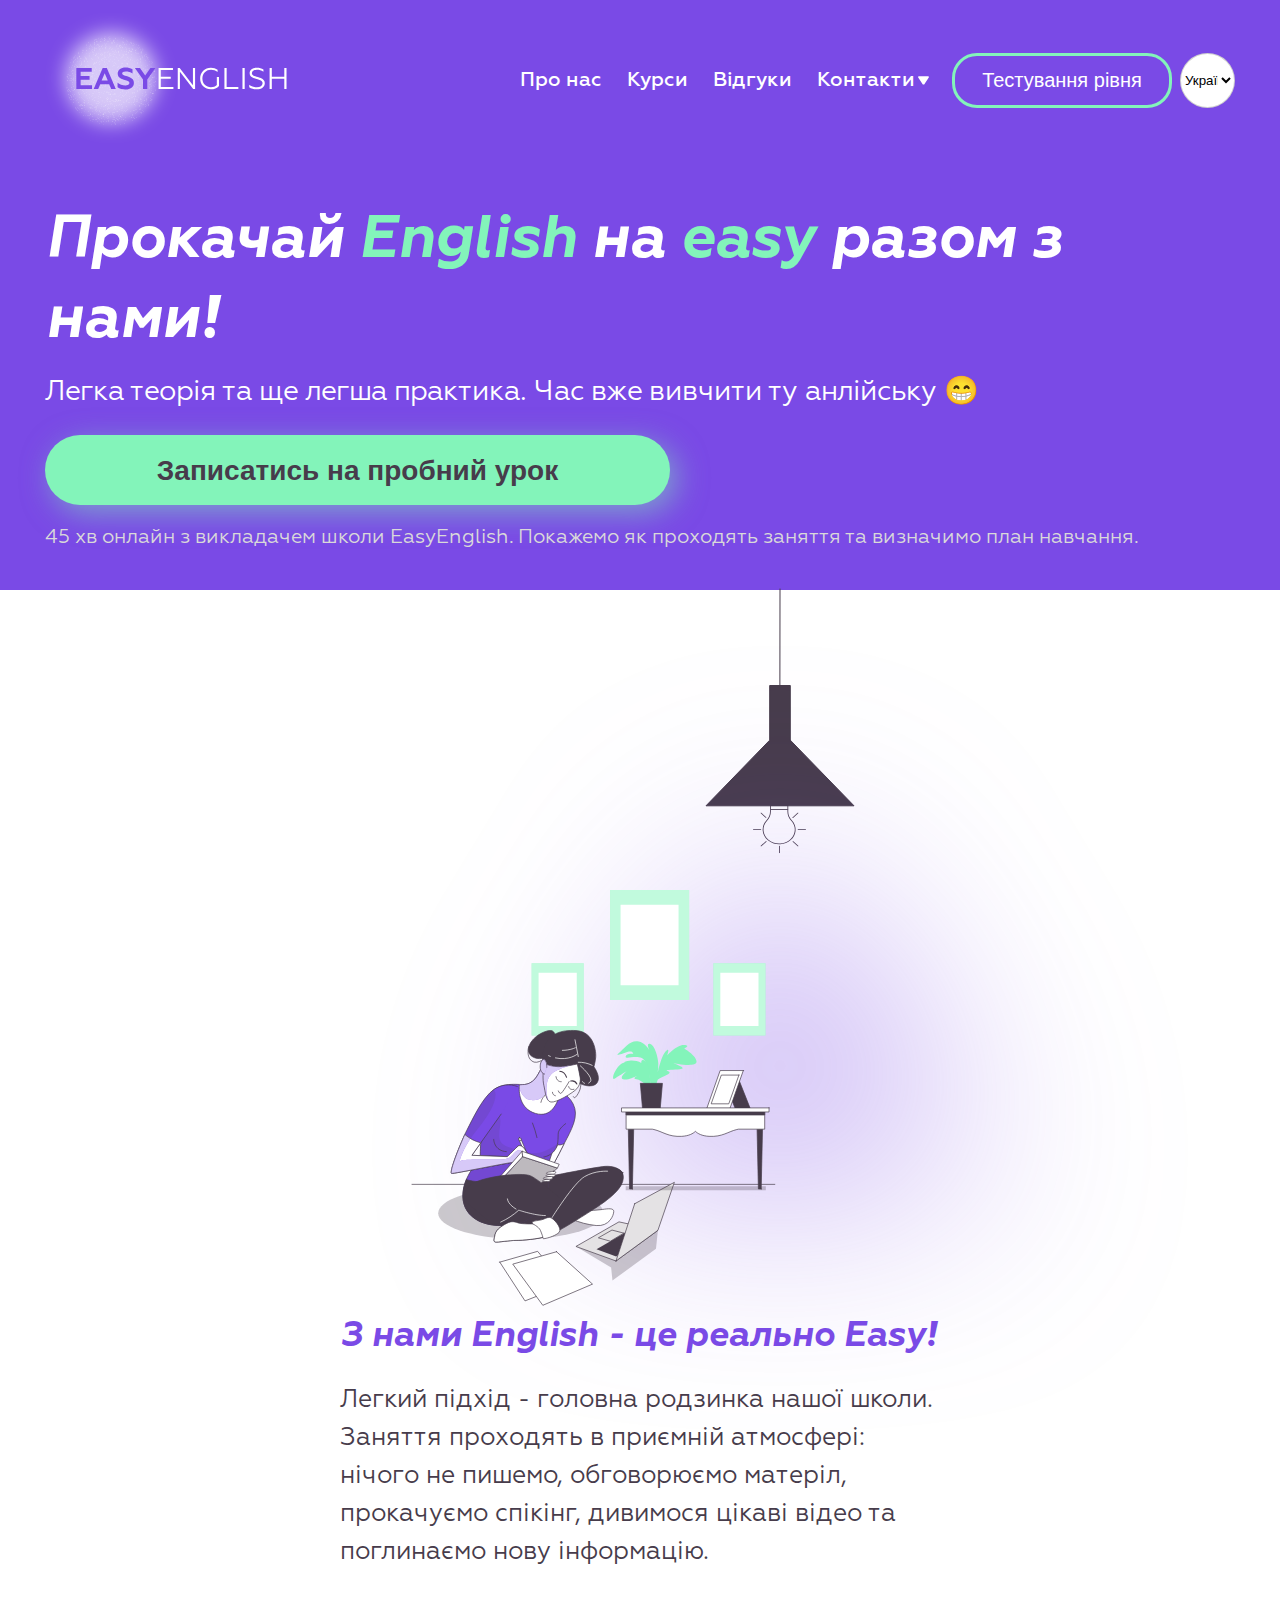
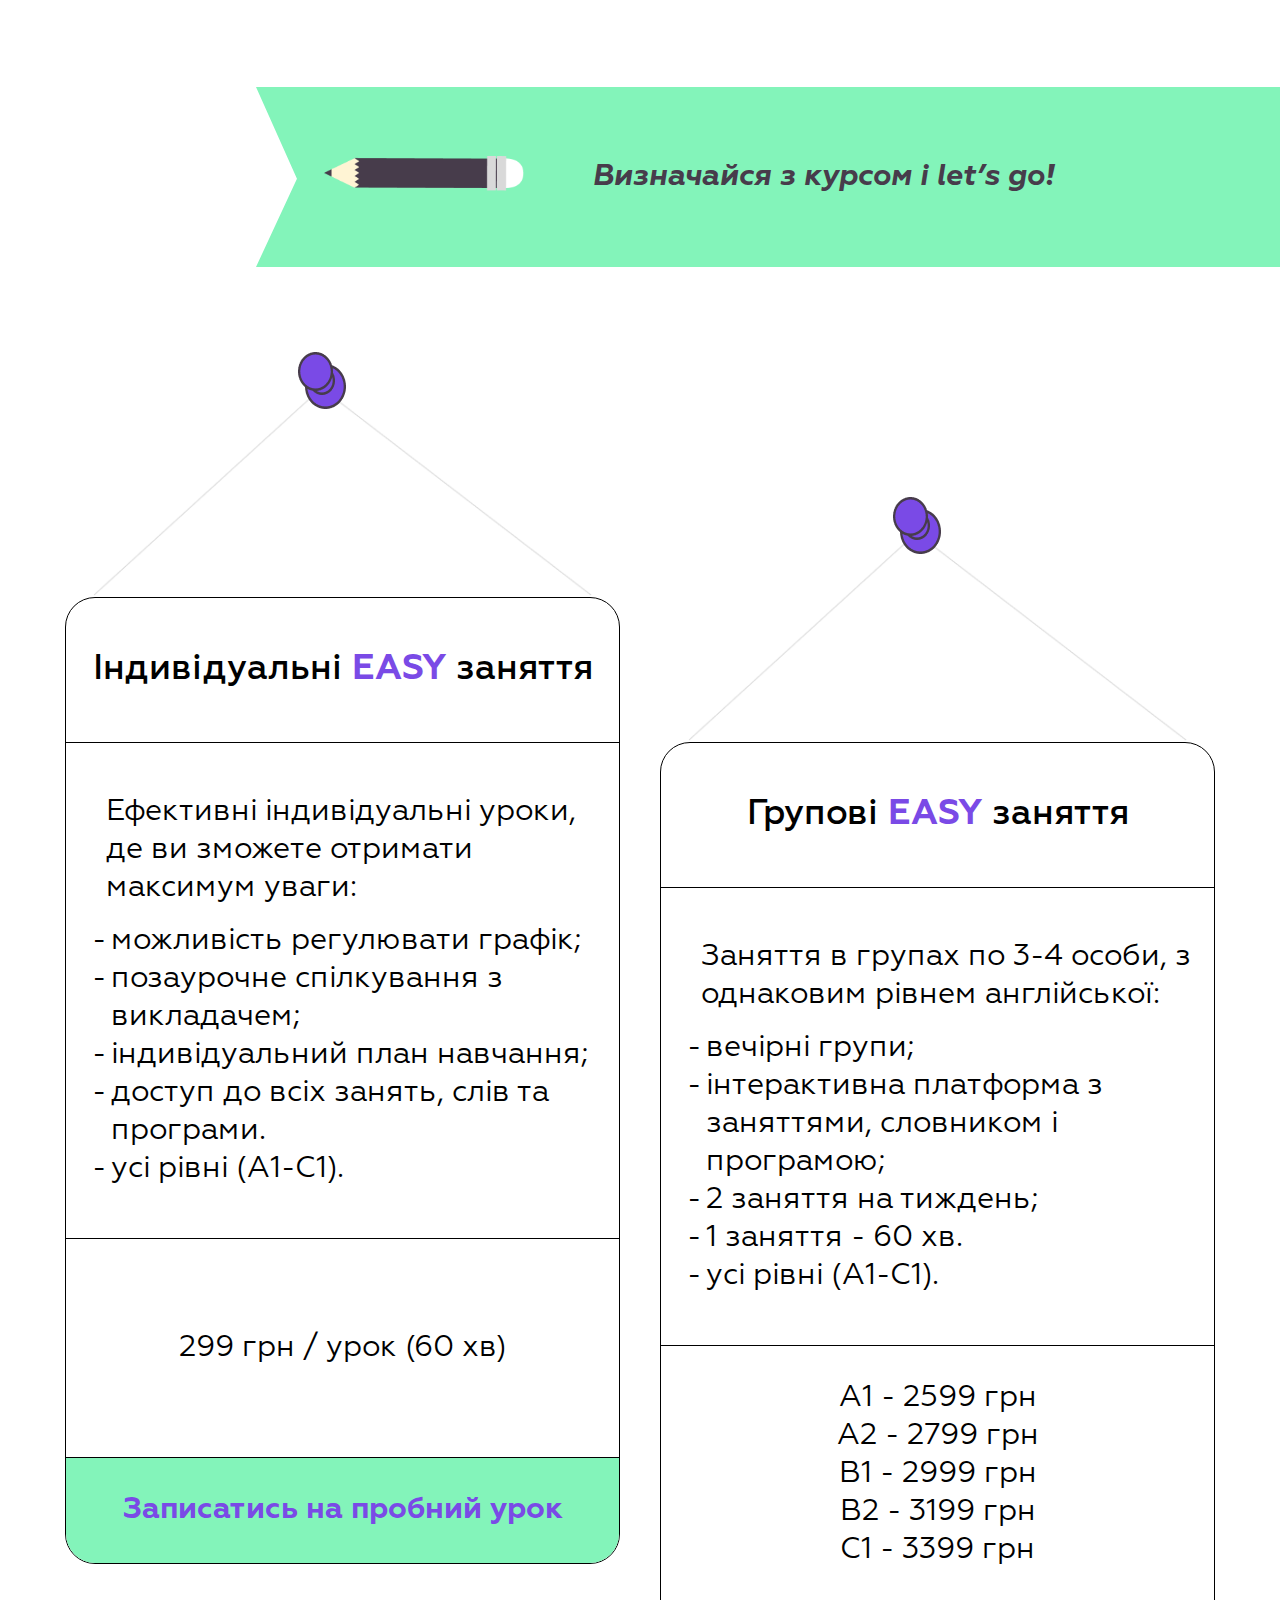
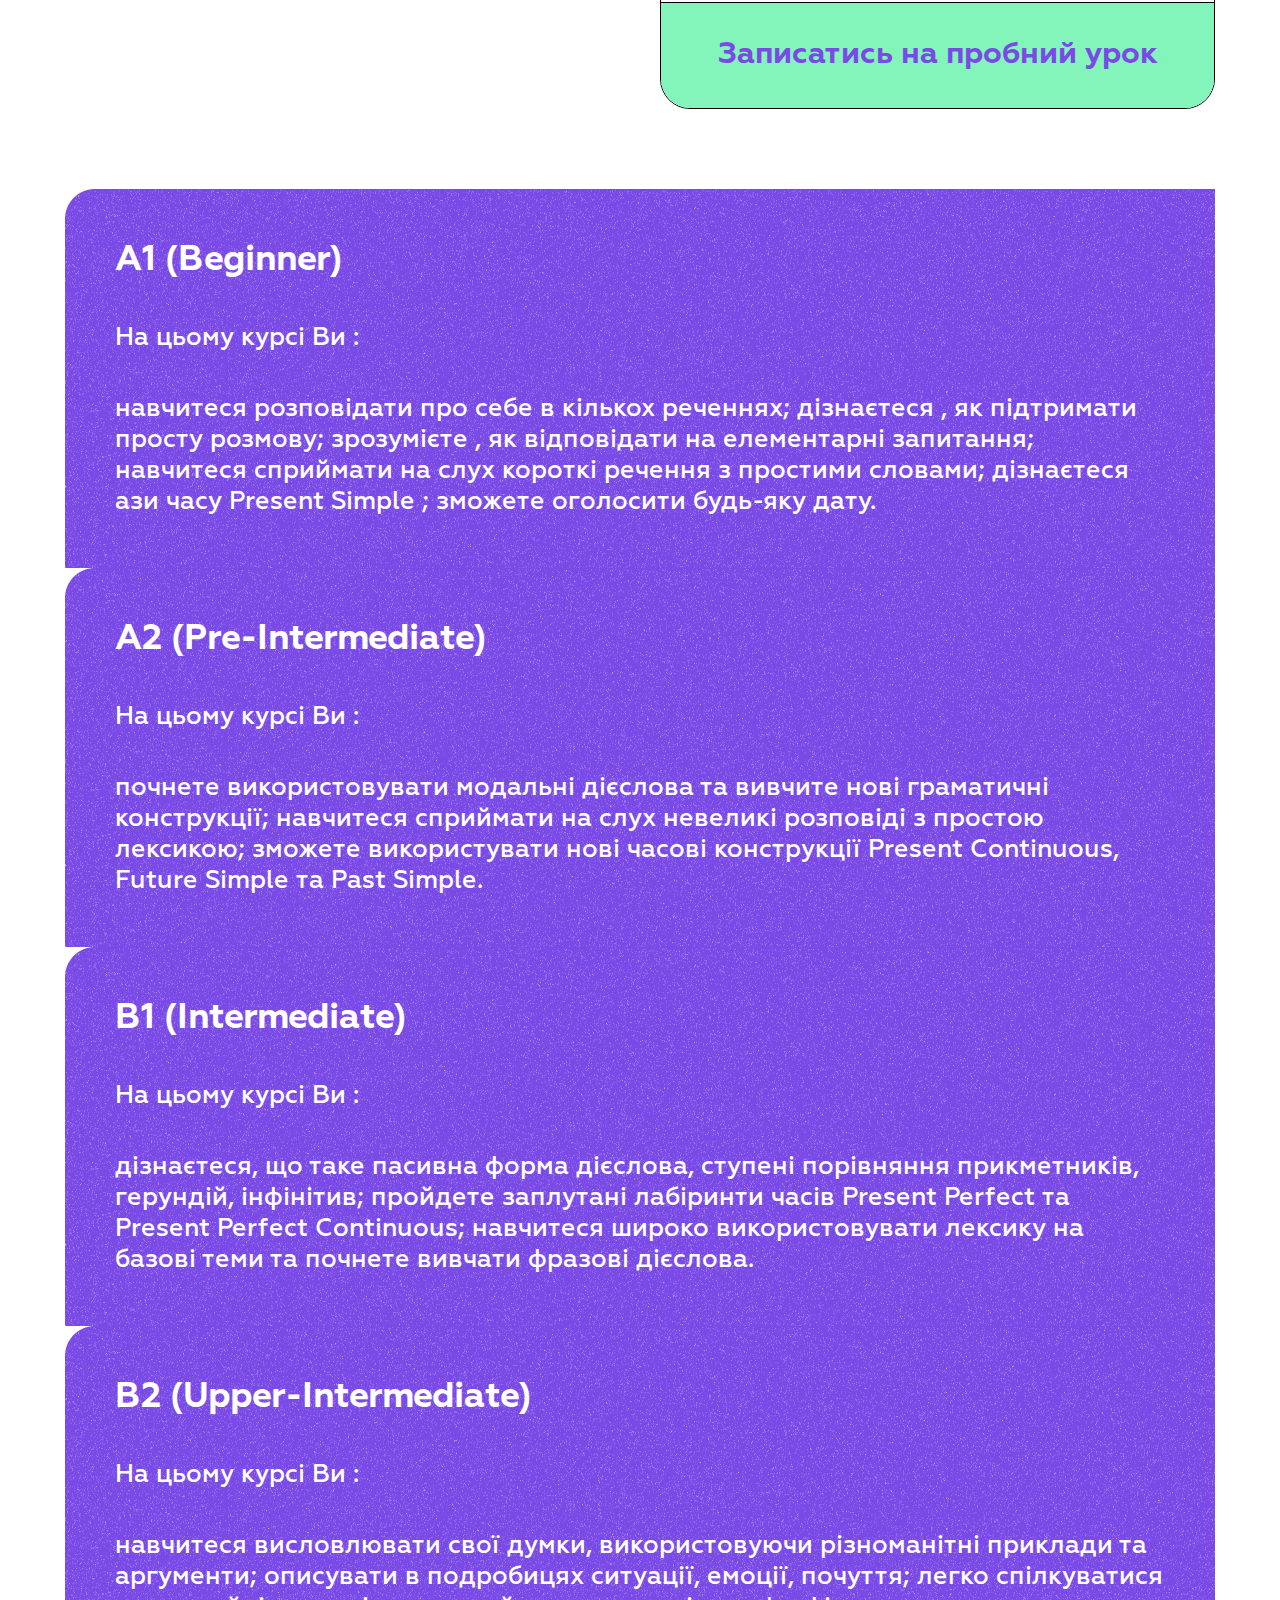
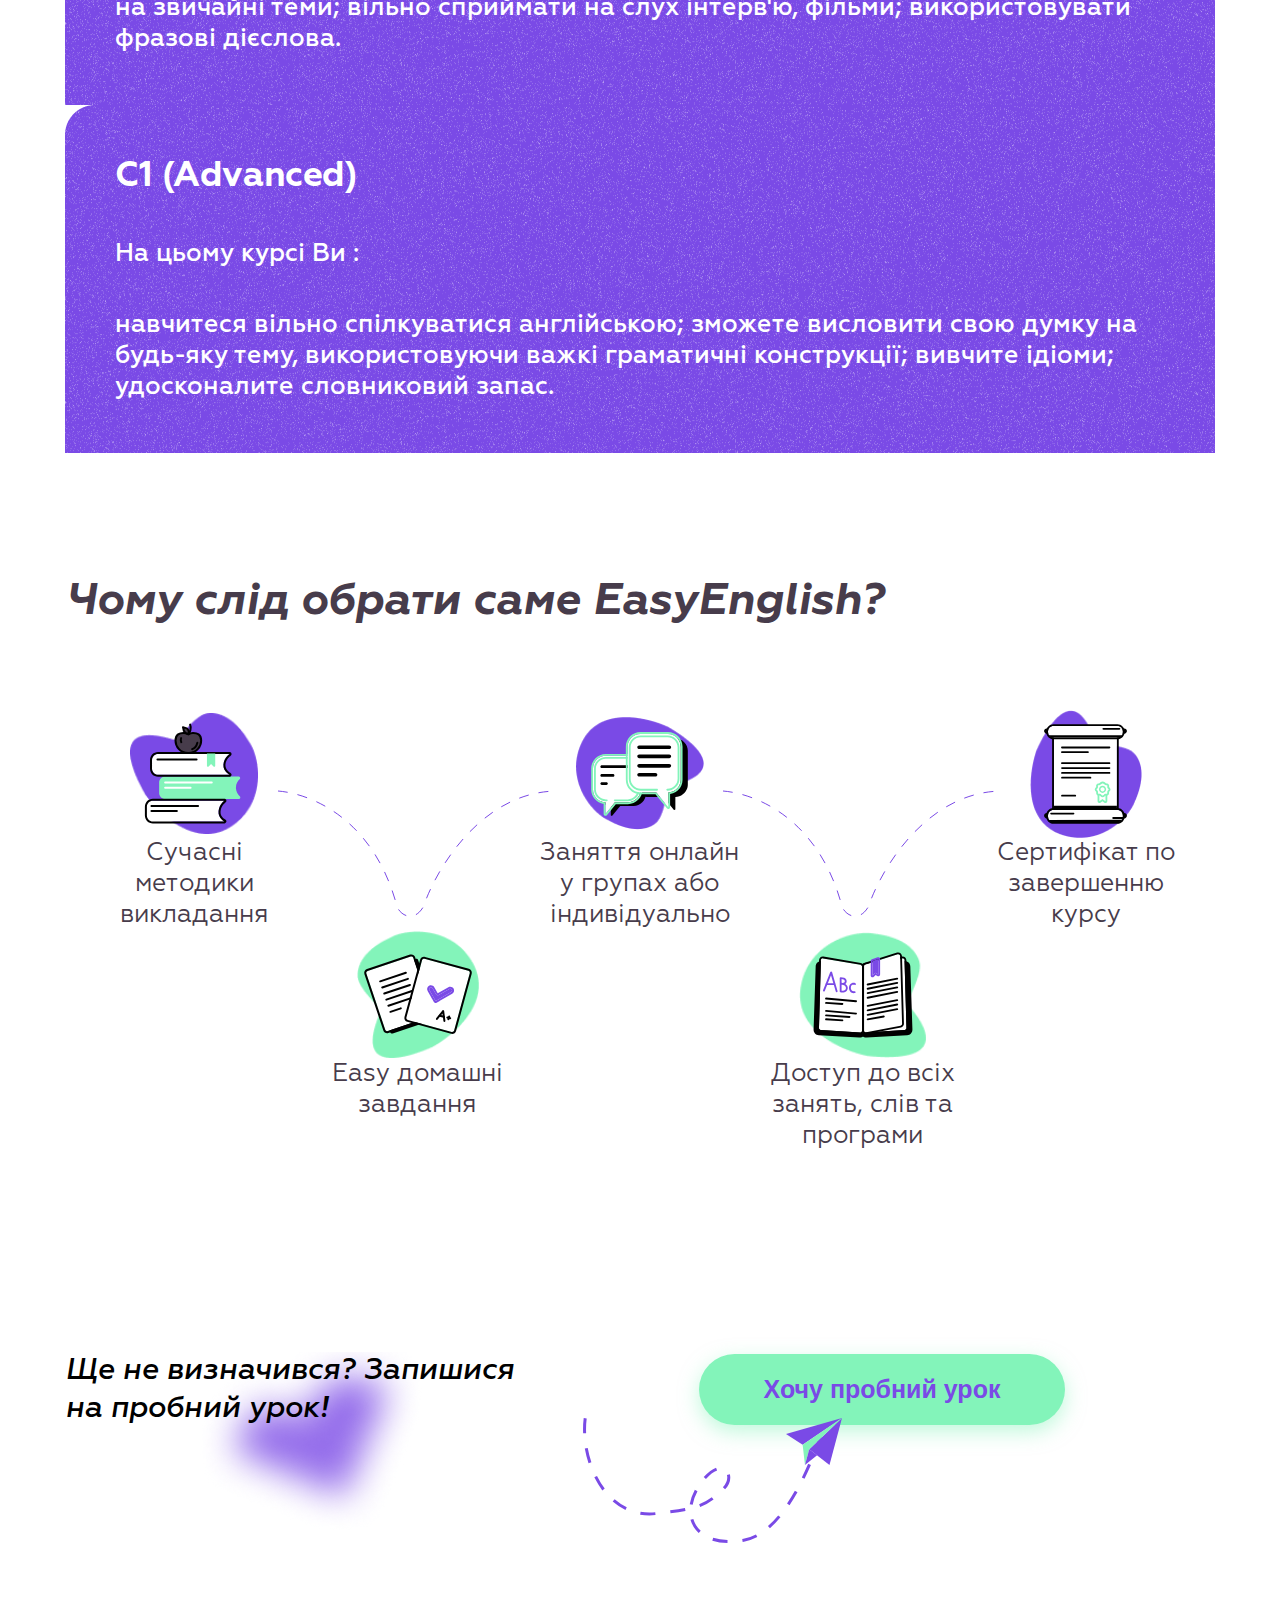
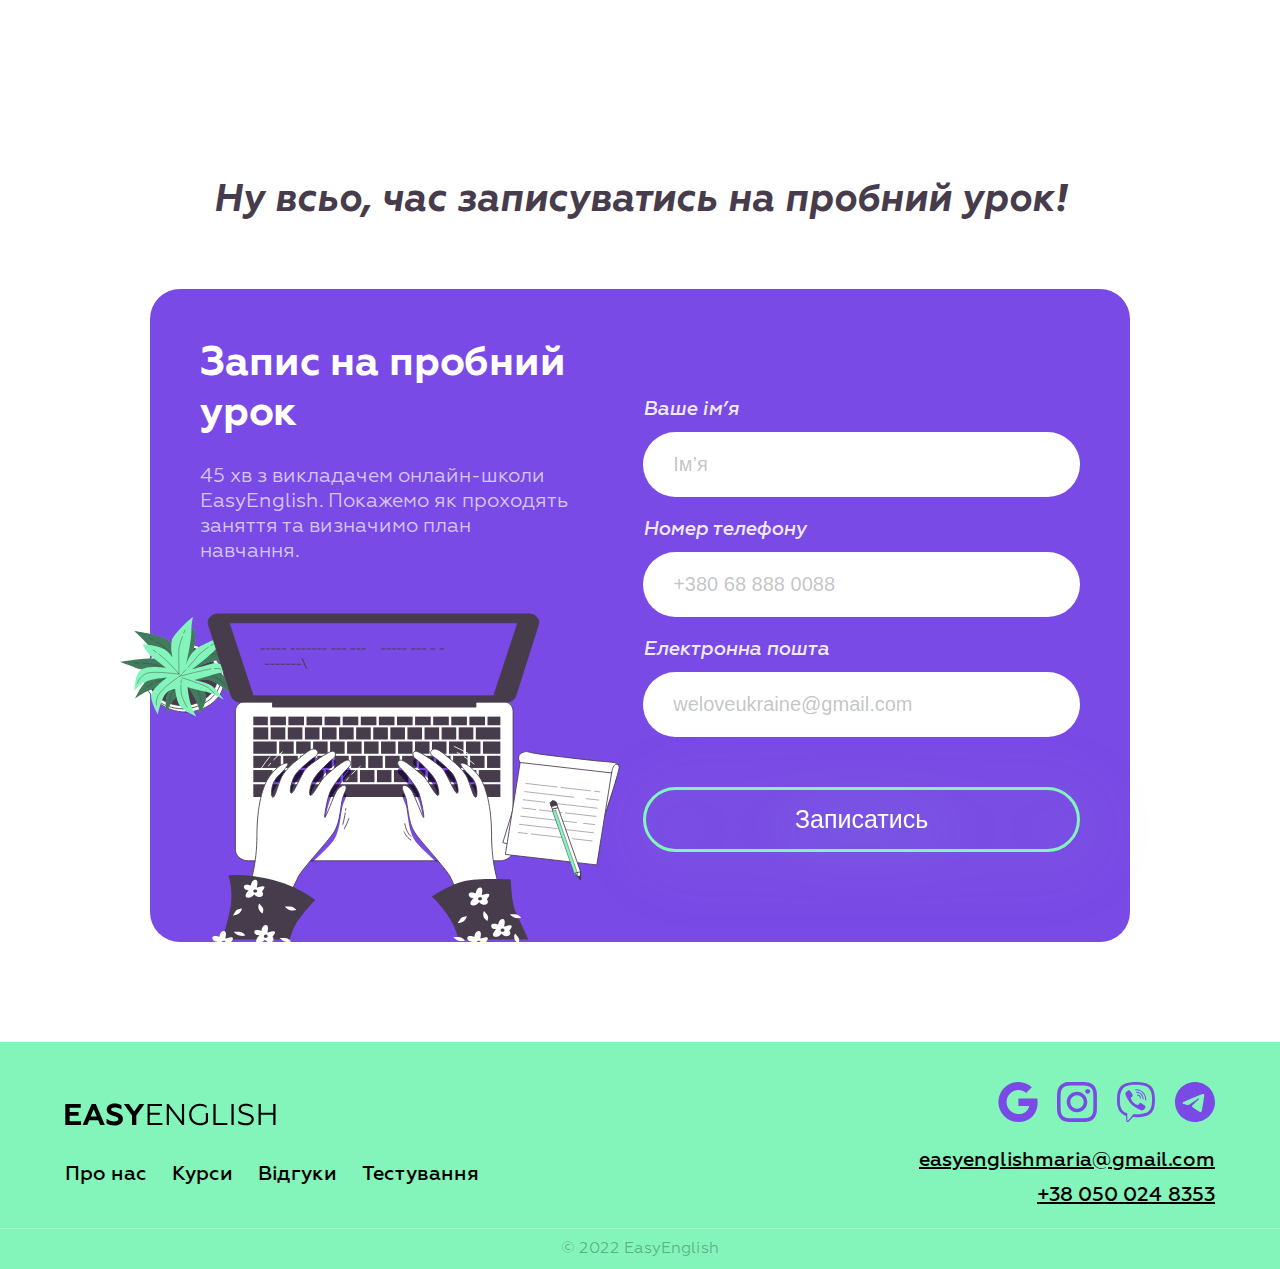
<file: html/index.html>
<!DOCTYPE html>
<html lang="en">
<head>
    <meta charset="UTF-8">
    <meta http-equiv="X-UA-Compatible" content="IE=edge">
    <meta name="viewport" content="width=device-width, initial-scale=1.0">
    <link rel="stylesheet" href="../css/fonts.css">
    <link rel="stylesheet" href="../sass/styles.css">
    <link rel="stylesheet" href="../sass/test.css">
    <link rel="stylesheet" href="../sass/reset.css">
    <link rel="stylesheet" href="../sass/media.css">
    <link rel="shortcut icon" href="../img/shortcutIcon.ico">
    <title>Easy English</title>
</head>
<body>
    <div id="container" class="container">
        <header class="header">
            <div class="head">
                <a href=""><img src="../img/logoHead.svg" class="header__logo" alt="logo"></a>
                <nav class="header__nav">
                    <ul class="header__nav-items">
                        <li class="header__nav-item"><a href="#" class="header__nav-link">Про нас</a></li>
                        <li class="header__nav-item"><a href="#" class="header__nav-link">Курси</a></li>
                        <li class="header__nav-item"><a href="#" class="header__nav-link">Відгуки</a></li>
                        <li class="header__nav-item">
                            <a href="#" class="header__nav-link">Контакти</a>
                            <div class="header__nav-img"><img src="../img/arrowDown.svg" alt=""></div>
                            <ul class="header__nav-dropdown">
                                <li class="header__nav-dropdown-arrow">
                                    <img src="../img/arrowTop.svg" alt="" >
                                </li>
                                <li class="header__nav-dropdown-tel">
                                    <div class="header__nav-dropdown-img"><img src="../img/tel.svg" alt=""></div>
                                    <h2>Подзвонити</h2>
                                    <a class="header__nav-dropdown-link contact-link" href="tel: +38 050 024 8353">+38 050 024 8353</a>
                                </li>
                                <li class="header__nav-dropdown-text">
                                    <div class="header__nav-dropdown-img"><img src="../img/pen.svg" alt=""></div>
                                    <h2>Написати</h2>
                                    <div class="header__nav-dropdown-contacts">
                                        <a class="header__nav-dropdown-link contact-link" href="mailto: masaovcarenko99@gmail.com" target="blank">masaovcarenko99@gmail.com</a>
                                        <a class="header__nav-dropdown-link" href="#" target="blank">Viber</a>
                                        <a class="header__nav-dropdown-link" href="#" target="blank">Telegram</a>
                                        <a class="header__nav-dropdown-link" href="#" target="blank">Instagram</a>
                                    </div>
                                </li>
                            </ul>
                        </li>
                    </ul>
                    <button class="header__btn"><a href="test.html" class="header__btn-text">Тестування рівня</a></button>
                    <label>
                        <select id="lang" class="lang">
                            <option value="/ua/">Українська</option>
                            <option value="/ru/">Російська</option>
                        </select>
                    </label>
                </nav>
            </div>
        </header>
        <main>
            <section class="background">
                <div class="background__container">
                    <div class="background__content">
                        <h3 class="background__title">Прокачай <span> English</span> на <span>easy</span> разом з нами!</h3>
                        <p class="background__text">Легка теорія та ще легша практика. Час вже вивчити ту анлійську 😁</p>
                        <button class="background__btn">
                            Записатись на пробний урок
                        </button>
                        <div class="background__text-lesson">45 хв онлайн з викладачем школи EasyEnglish. Покажемо як проходять заняття та визначимо план навчання.</div>
                    </div>
                    <div class="background__girl">
                        <div class="background__girl-container">
                            <img src="../img/backgroundGirl.svg" alt="image of girl"/>
                            <img src="../img/backgroundHello.svg" class="hello-image" alt="image of girl"/>
                        </div>
                    </div>

                </div>
                <div class="background__lamp">
                    <div class="background__lamp-container">
                        <svg width="150" height="266" viewBox="0 0 150 266" fill="none" xmlns="http://www.w3.org/2000/svg">
                            <path class="lamp" d="M58.0222 241.631C58.019 243.938 58.6386 246.213 59.8283 248.261C61.018 250.31 62.7429 252.072 64.8569 253.398C66.9709 254.725 69.4117 255.577 71.9726 255.882C74.5335 256.188 77.1391 255.938 79.5687 255.153C81.9984 254.368 84.1805 253.072 85.9302 251.374C87.68 249.676 88.9458 247.627 89.6206 245.399C90.2954 243.172 90.3593 240.832 89.8068 238.577C89.2542 236.323 88.1016 234.221 86.4466 232.449C84.0797 229.911 82.7828 226.712 82.781 223.409V221.444H65.4032V223.409C65.4093 226.706 64.1178 229.901 61.7543 232.434C59.3373 235.012 58.0158 238.269 58.0222 241.631Z" fill="white"/>
                            <path d="M65.4446 221.072H82.8309C82.9413 221.072 83.0473 221.112 83.1254 221.181C83.2035 221.251 83.2474 221.346 83.2474 221.444V223.409C83.2451 226.624 84.5037 229.738 86.8046 232.211C88.188 233.685 89.2326 235.388 89.8787 237.222C90.5248 239.057 90.7598 240.987 90.5701 242.903C90.2088 246.387 88.4777 249.643 85.6838 252.095C82.89 254.547 79.214 256.035 75.3082 256.296C73.0459 256.447 70.7733 256.176 68.6348 255.5C66.4963 254.823 64.5389 253.757 62.8871 252.368C59.8065 249.799 57.9433 246.275 57.6799 242.519C57.4165 238.762 58.773 235.058 61.4709 232.166C63.7738 229.7 65.0328 226.59 65.0281 223.379V221.415C65.0365 221.321 65.0841 221.234 65.1613 221.171C65.2385 221.107 65.3397 221.072 65.4446 221.072ZM82.4143 221.816H65.8612V223.409C65.8635 226.793 64.5369 230.071 62.1123 232.672C59.55 235.418 58.2613 238.935 58.5107 242.502C58.7601 246.069 60.5288 249.415 63.4536 251.854C65.0227 253.172 66.882 254.184 68.913 254.824C70.944 255.465 73.1022 255.72 75.2499 255.575C78.1237 255.393 80.8856 254.506 83.2315 253.013C85.5774 251.519 87.4162 249.476 88.5455 247.109C89.6747 244.741 90.0506 242.142 89.6318 239.596C89.2129 237.05 88.0155 234.657 86.1715 232.68C83.7446 230.074 82.4154 226.791 82.4143 223.401V221.816Z" fill="#473C4B"/>
                            <path d="M65.4444 221.438H82.8223V217.599H65.4444V221.438Z" fill="white"/>
                            <path d="M65.4443 217.226H82.8306C82.9404 217.228 83.045 217.268 83.1227 217.337C83.2004 217.407 83.2449 217.5 83.2471 217.598V221.438C83.2471 221.536 83.2032 221.631 83.1251 221.701C83.0469 221.77 82.941 221.81 82.8306 221.81H65.4443C65.3338 221.81 65.2279 221.77 65.1498 221.701C65.0717 221.631 65.0278 221.536 65.0278 221.438V217.598C65.0299 217.5 65.0745 217.407 65.1522 217.337C65.2298 217.268 65.3345 217.228 65.4443 217.226ZM82.414 217.97H65.8609V221.066H82.414V217.97Z" fill="#473C4B"/>
                            <path d="M82.8223 217.591H65.4444V217.271C65.4444 216.337 65.8596 215.442 66.5985 214.782C67.3375 214.122 68.3398 213.751 69.3848 213.751H78.8485C79.8936 213.751 80.8958 214.122 81.6348 214.782C82.3738 215.442 82.7889 216.337 82.7889 217.271V217.591H82.8223Z" fill="white"/>
                            <path d="M69.3854 213.379H78.8491C79.4212 213.379 79.9878 213.48 80.5164 213.676C81.0451 213.871 81.5254 214.158 81.9299 214.519C82.3345 214.881 82.6554 215.31 82.8744 215.782C83.0934 216.254 83.2061 216.76 83.2061 217.271V217.591C83.2061 217.69 83.1622 217.784 83.084 217.854C83.0059 217.924 82.9 217.963 82.7895 217.963H65.4033C65.2928 217.963 65.1869 217.924 65.1088 217.854C65.0307 217.784 64.9868 217.69 64.9868 217.591V217.271C64.9867 216.757 65.1008 216.248 65.3224 215.773C65.5439 215.298 65.8686 214.868 66.2776 214.506C66.6866 214.144 67.1719 213.858 67.7053 213.665C68.2387 213.472 68.8098 213.375 69.3854 213.379ZM82.4063 217.219C82.3932 216.394 82.017 215.607 81.3591 215.027C80.7013 214.448 79.8145 214.123 78.8907 214.124H69.3854C68.4615 214.125 67.5751 214.45 66.9163 215.029C66.2576 215.608 65.8789 216.394 65.8615 217.219H82.4063Z" fill="#473C4B"/>
                            <path d="M71.9429 209.919H76.3498C77.4899 209.919 78.5833 210.324 79.3894 211.044C80.1956 211.764 80.6484 212.741 80.6484 213.759H67.6609C67.6609 212.743 68.1115 211.769 68.9141 211.049C69.7166 210.33 70.8057 209.923 71.9429 209.919Z" fill="white"/>
                            <path d="M71.9424 209.547H76.3493C77.5992 209.549 78.7972 209.994 79.681 210.783C80.5648 211.572 81.0623 212.642 81.0645 213.759C81.0645 213.857 81.0206 213.952 80.9425 214.022C80.8644 214.092 80.7584 214.131 80.6479 214.131H67.6604C67.5499 214.131 67.4439 214.092 67.3658 214.022C67.2877 213.952 67.2438 213.857 67.2438 213.759C67.246 212.645 67.7412 211.577 68.6214 210.788C69.5016 209.999 70.6954 209.553 71.9424 209.547ZM80.1981 213.387C80.0935 212.536 79.6412 211.75 78.9279 211.179C78.2147 210.608 77.2906 210.292 76.3326 210.291H71.9424C70.9844 210.292 70.0603 210.608 69.347 211.179C68.6337 211.75 68.1815 212.536 68.0769 213.387H80.1981Z" fill="#473C4B"/>
                            <path d="M48.4164 241.185H55.7807C55.8912 241.185 55.9972 241.224 56.0753 241.294C56.1534 241.363 56.1973 241.458 56.1973 241.557C56.1973 241.655 56.1534 241.75 56.0753 241.82C55.9972 241.89 55.8912 241.929 55.7807 241.929H48.4164C48.3059 241.929 48.2 241.89 48.1219 241.82C48.0437 241.75 47.9998 241.655 47.9998 241.557C47.9998 241.458 48.0437 241.363 48.1219 241.294C48.2 241.224 48.3059 241.185 48.4164 241.185Z" fill="#473C4B"/>
                            <path d="M93.0858 241.185H100.583C100.694 241.185 100.8 241.224 100.878 241.294C100.956 241.363 101 241.458 101 241.557C100.998 241.655 100.953 241.748 100.876 241.818C100.798 241.887 100.693 241.927 100.583 241.929H93.0858C92.976 241.927 92.8713 241.887 92.7937 241.818C92.716 241.748 92.6714 241.655 92.6693 241.557C92.6693 241.458 92.7132 241.363 92.7913 241.294C92.8694 241.224 92.9754 241.185 93.0858 241.185Z" fill="#473C4B"/>
                            <path d="M74.4829 257.867C74.5934 257.867 74.6993 257.906 74.7774 257.976C74.8555 258.046 74.8994 258.14 74.8994 258.239V264.839C74.8994 264.938 74.8555 265.032 74.7774 265.102C74.6993 265.172 74.5934 265.211 74.4829 265.211C74.3724 265.211 74.2664 265.172 74.1883 265.102C74.1102 265.032 74.0663 264.938 74.0663 264.839V258.239C74.0663 258.14 74.1102 258.046 74.1883 257.976C74.2664 257.906 74.3724 257.867 74.4829 257.867Z" fill="#473C4B"/>
                            <path d="M61.1379 253.104C61.2477 253.106 61.3526 253.146 61.4295 253.216C61.4693 253.249 61.5011 253.29 61.5228 253.335C61.5445 253.379 61.5557 253.428 61.5557 253.477C61.5557 253.525 61.5445 253.574 61.5228 253.618C61.5011 253.663 61.4693 253.704 61.4295 253.737L56.3477 258.283C56.2693 258.353 56.1629 258.393 56.052 258.393C55.9411 258.393 55.8347 258.353 55.7563 258.283C55.6778 258.213 55.6337 258.118 55.6337 258.019C55.6337 257.92 55.6778 257.825 55.7563 257.755L60.838 253.216C60.9174 253.145 61.0253 253.105 61.1379 253.104Z" fill="#473C4B"/>
                            <path d="M92.9113 224.72C93.0239 224.72 93.1317 224.76 93.2112 224.831C93.2881 224.902 93.3311 224.997 93.3311 225.095C93.3311 225.194 93.2881 225.289 93.2112 225.359L88.0545 229.965C87.9752 230.034 87.8692 230.072 87.7588 230.072C87.6484 230.072 87.5423 230.034 87.463 229.965C87.424 229.931 87.393 229.89 87.3719 229.844C87.3507 229.799 87.3398 229.75 87.3398 229.701C87.3398 229.652 87.3507 229.603 87.3719 229.558C87.393 229.513 87.424 229.472 87.463 229.437L92.6197 224.831C92.6575 224.796 92.7028 224.768 92.7529 224.749C92.803 224.73 92.8568 224.72 92.9113 224.72Z" fill="#473C4B"/>
                            <path d="M88.012 253.238C88.1204 253.239 88.2244 253.277 88.3036 253.343L93.2437 257.755C93.3222 257.825 93.3662 257.92 93.3662 258.019C93.3662 258.118 93.3222 258.213 93.2437 258.283C93.1653 258.353 93.0589 258.393 92.948 258.393C92.837 258.393 92.7307 258.353 92.6522 258.283L87.7121 253.871C87.6353 253.8 87.5923 253.705 87.5923 253.607C87.5923 253.508 87.6353 253.413 87.7121 253.343C87.7943 253.276 87.9011 253.239 88.012 253.238Z" fill="#473C4B"/>
                            <path d="M56.0472 224.719C56.1598 224.719 56.2677 224.76 56.3471 224.831L61.2623 229.221C61.3011 229.255 61.3319 229.297 61.3529 229.342C61.374 229.387 61.3848 229.436 61.3848 229.485C61.3848 229.534 61.374 229.582 61.3529 229.628C61.3319 229.673 61.3011 229.714 61.2623 229.749C61.2234 229.784 61.1773 229.811 61.1266 229.83C61.0758 229.849 61.0214 229.858 60.9665 229.858C60.9116 229.858 60.8572 229.849 60.8065 229.83C60.7557 229.811 60.7096 229.784 60.6708 229.749L55.7557 225.359C55.6788 225.288 55.6358 225.193 55.6358 225.095C55.6358 224.996 55.6788 224.902 55.7557 224.831C55.8326 224.761 55.9374 224.721 56.0472 224.719Z" fill="#473C4B"/>
                            <path d="M85.2954 152.171V97.5068H64.6876V152.171L1 217.8H149L85.2954 152.171Z" fill="#473C4B" stroke="#473C4B" stroke-linecap="round" stroke-linejoin="round"/>
                            <path d="M74.8821 97.3119L75 1" stroke="#473C4B" stroke-linecap="round" stroke-linejoin="round"/>
                        </svg>
                        <div class="lamp-light-container">
                            <div class="lamp-light"></div>
                        </div>
                    </div>
                </div>
            </section>

            <section class="easy">
                <div class="easy__container">
                    <div class="easy__girl">
                        <img src="../img/easyGirl.svg" alt="image of girl">
                    </div>
                    <div class="easy__content">
                        <h3 class="easy__content-title">З нами English - це реально Easy!</h3>
                        <div class="easy__content-text">Легкий підхід - головна родзинка нашої школи. <br> Заняття проходять в приємній атмосфері: нічого не пишемо, обговорюємо матеріл, прокачуємо спікінг, дивимося цікаві відео та поглинаємо нову інформацію.</div>
                    </div>
                </div>
            </section>
            <section class="banner">
                <div class="banner__container">
                    <div class="banner__text">Визначайся з курсом і let’s go!</div>
                    <div class="banner__img"><img src="../img/Pencil.png" alt="banner with pencil"></div>
                </div>
            </section>
            <section class="price">
                <div class="price__container">
                    <div class="price__box">
                        <div class="price__decor">
                            <div class="price__pin"><img src="../img/Pin.png" alt="pin"></div>
                            <img src="../img/rectangle.png" class="price__line" alt="thread">
                        </div>
                        <div class="price__box-content">
                           <h3 class="price__title">Індивідуальні <span>EASY</span> заняття </h3> 
                           <div class="price__text">
                                <p>Ефективні індивідуальні уроки, де ви зможете отримати максимум уваги:</p>
                                <ul class="price__lesson-list">
                                    <li class="price__lesson">можливість регулювати графік;</li>
                                    <li class="price__lesson">позаурочне спілкування з викладачем;</li>
                                    <li class="price__lesson">індивідуальний план навчання;</li>
                                    <li class="price__lesson">доступ до всіх занять, слів та програми.</li>
                                    <li class="price__lesson">усі рівні (A1-C1).</li>
                                </ul>
                            </div>
                           <div class="price__price">299 грн / урок (60 хв)</div>
                           <div class="price__link"><a href="#">Записатись на пробний урок</a></div>
                        </div>
                    </div>
                    <div class="price__box">
                        <div class="price__decor">
                            <div class="price__pin"><img src="../img/Pin.png" alt="pin"></div>
                            <img src="../img/rectangle.png" class="price__line" alt="thread">
                        </div>
                        <div class="price__box-content">
                            <h3 class="price__title">Групові <span>EASY</span> заняття </h3> 
                           <div class="price__text">
                                <p>Заняття в групах по 3-4 особи, з однаковим рівнем англійської:</p>
                                <ul class="price__lesson-list">
                                    <li class="price__lesson">вечірні групи;</li>
                                    <li class="price__lesson">інтерактивна платформа з заняттями, словником і програмою;</li>
                                    <li class="price__lesson">2 заняття на тиждень;</li>
                                    <li class="price__lesson">1 заняття - 60 хв.</li>
                                    <li class="price__lesson">усі рівні (A1-C1).</li>
                                </ul>
                            </div>
                           <div class="price__level-list">
                            <ul>
                                <li class="price__level">А1 - 2599 грн</li>
                                <li class="price__level">A2 - 2799 грн</li>
                                <li class="price__level">B1 - 2999 грн</li>
                                <li class="price__level">B2 - 3199 грн</li>
                                <li class="price__level">C1 - 3399 грн</li>
                            </ul>
                           </div>
                           <div class="price__link"><a href="#">Записатись на пробний урок</a></div>
                        </div>
                    </div>
                </div>
            </section>
            <section class="course">
                <div class="course__container">
                    <div class="course__content">
                        <h4 class="course__title">A1 (Beginner)</h4>
                        <p>На цьому курсі Ви : </p>
                        <p class="course__text"> навчитеся розповідати про себе в кількох реченнях; дізнаєтеся , як підтримати просту розмову; зрозумієте , як відповідати на елементарні запитання; навчитеся сприймати на слух короткі речення з простими словами; дізнаєтеся ази часу Present Simple ; зможете оголосити будь-яку дату.</p>
                    </div>
                </div>
                <div class="course__container">
                    <div class="course__content">
                        <h4 class="course__title">A2 (Pre-Intermediate)</h4>
                        <p>На цьому курсі Ви : </p>
                        <p class="course__text">почнете використовувати модальні дієслова та вивчите нові граматичні конструкції; навчитеся сприймати на слух невеликі розповіді з простою лексикою;  зможете використувати нові часові конструкції Present Continuous, Future Simple та Past Simple.</p>
                    </div>
                </div>
                <div class="course__container">
                    <div class="course__content">
                        <h4 class="course__title">B1 (Intermediate)</h4>
                        <p>На цьому курсі Ви : </p>
                        <p class="course__text">дізнаєтеся, що таке пасивна форма дієслова, ступені порівняння прикметників, герундій, інфінітив; пройдете заплутані лабіринти часів Present Perfect та Present Perfect Continuous; навчитеся широко використовувати лексику на базові теми та почнете вивчати фразові дієслова.</p>
                    </div>
                </div>
                <div class="course__container">
                    <div class="course__content">
                        <h4 class="course__title">B2 (Upper-Intermediate)</h4>
                        <p>На цьому курсі Ви : </p>
                        <p class="course__text">навчитеся висловлювати свої думки, використовуючи різноманітні приклади та аргументи; описувати в подробицях ситуації, емоції, почуття; легко спілкуватися на звичайні теми; вільно сприймати на слух інтерв'ю, фільми; використовувати фразові дієслова.</p>
                    </div>
                </div>
                <div class="course__container">
                    <div class="course__content">
                        <h4 class="course__title">C1 (Advanced)</h4>
                        <p>На цьому курсі Ви : </p>
                        <p class="course__text">навчитеся вільно cпілкуватися англійською; зможете висловити свою думку на будь-яку тему, використовуючи важкі граматичні конструкції; вивчите ідіоми; удосконалите словниковий запас.</p>
                    </div>
                </div>
            </section>
            <section class="stairway">
                <div class="stairway__container">
                    <h5 class="stairway__title">Чому слід обрати саме EasyEnglish?</h5>
                    <div class="stairway__items">
                        <div class="stairway__item">
                            <div class="stairway__books"><img src="../img/books.svg" alt=""></div>
                            <p class="stairway__text">Сучасні методики викладання</p>
                        </div>
                        <div class="stairway__item">
                            <div class="stairway__arrow"><img src="../img/dashed-border.svg" alt=""></div>
                        </div>
                        <div class="stairway__item">
                            <div class="stairway__comments"><img src="../img/comments.svg" alt=""></div>
                            <p class="stairway__text">Заняття онлайн у групах або індивідуально</p>
                        </div>
                        <div class="stairway__item">
                            <div class="stairway__arrow"><img src="../img/dashed-border.svg" alt=""></div>
                        </div>
                        <div class="stairway__item">
                            <div class="stairway__patent"><img src="../img/patent.svg" alt=""></div>
                            <p class="stairway__text">Cертифікат по завершенню курсу</p>
                        </div>
                    </div>
                    <div class="stairway__items-two">
                        <div class="stairway__item">
                            <div class="stairway__papers"><img src="../img/papers.svg" alt=""></div>
                            <p class="stairway__text">Easy домашні завдання</p>
                        </div>
                        <div class="stairway__item">
                            <div class="stairway__textbook"><img src="../img/textbook.svg" alt=""></div>
                            <p class="stairway__text">Доступ до всіх занять, слів та програми</p>
                        </div>
                    </div> 
                </div>
            </section>
            <section class="heart">
                <div class="heart__container">
                    <h6 class="heart__title">Ще не визначився? Запишися на пробний урок!</h6>
                    <button class="heart__btn">Хочу пробний урок</button>
                    <div class="heart__image"><img src="../img/plane.svg" alt=""></div>
                </div>
            </section>
            <section class="feedback">
                <div class="feedback__container">
                    <h6 class="feedback__title">Easy відгуки від наших учнів</h6>
                    <div class="feedback__image-boxes">
                        <div class="feedback__image-box">
                            <div class="feedback__image"> <img src="../img/feedback-one.png" alt=""> </div>
                            <div class="feedback__image"> <img src="../img/feedback-two.png" alt=""> </div>
                            <div class="feedback__image"> <img src="../img/feedback-three.png" alt=""> </div>
                        </div>
                        <div class="feedback__image-box">
                            <div class="feedback__image"> <img src="../img/feedback-four.png" alt=""> </div>
                            <div class="feedback__image"> <img src="../img/feedback-five.png" alt=""> </div>
                        </div>
                        <div class="feedback__image-box">
                            <div class="feedback__image"> <img src="../img/feedback-six.png" alt=""> </div>
                            <div class="feedback__image feedback__image-seven"> <img src="../img/feedback-seven.png" alt=""> </div>
                            <div class=" feedback__image-bg"> 
                                <svg width="622" height="591" viewBox="0 0 622 591" fill="none" xmlns="http://www.w3.org/2000/svg">
                                    <g opacity="0.7" filter="url(#filter0_f_411_997)">
                                    <path d="M537.882 346.808C522.602 389.487 491.399 435.684 447.488 449.366C381.099 470.039 373.215 525.837 254.378 520.663C237.019 519.996 219.781 517.361 202.968 512.805C194.76 510.542 186.698 507.74 178.829 504.416C109.4 475.072 73.1864 410.497 70.1885 342.933C66.2258 254.058 125.644 211.704 164.264 186.906C202.885 162.108 249.43 66.0456 366.286 70.1262C384.131 70.6849 401.855 73.387 419.107 78.1792C458.432 89.2846 498.401 113.844 521.637 149.747C523.38 152.453 525.047 155.21 526.637 158.017C557.737 213.057 558.701 288.619 537.882 346.808Z" fill="#83F4BA"/>
                                    </g>
                                    <g opacity="0.3">
                                    <path class="star" d="M60.2169 321.488L62.4391 328.605H69.6249L63.8098 333.006L66.032 340.123L60.2169 335.721L54.4017 340.123L56.624 333.006L50.8088 328.605H57.9947L60.2169 321.488Z" stroke="#473C4B" stroke-miterlimit="10"/>
                                    <path class="star" d="M83.4464 321.488L85.6686 328.605H92.8544L87.0393 333.006L89.2615 340.123L83.4464 335.721L77.6312 340.123L79.8535 333.006L74.0383 328.605H81.2242L83.4464 321.488Z" stroke="#473C4B" stroke-miterlimit="10"/>
                                    <path class="star" d="M106.675 321.488L108.898 328.605H116.083L110.268 333.006L112.49 340.123L106.675 335.721L100.86 340.123L103.082 333.006L97.2673 328.605H104.453L106.675 321.488Z" stroke="#473C4B" stroke-miterlimit="10"/>
                                    <path class="star" d="M129.905 321.488L132.127 328.605H139.313L133.498 333.006L135.72 340.123L129.905 335.721L124.09 340.123L126.312 333.006L120.497 328.605H127.683L129.905 321.488Z" stroke="#473C4B" stroke-miterlimit="10"/>
                                    <path class="star" d="M153.144 321.488L155.356 328.605H162.542L156.727 333.006L158.949 340.123L153.144 335.721L147.329 340.123L149.551 333.006L143.736 328.605H150.922L153.144 321.488Z" stroke="#473C4B" stroke-miterlimit="10"/>
                                    <path d="M128.69 314.621H160.881C162.946 314.621 164.927 315.476 166.388 316.997C167.848 318.518 168.669 320.581 168.669 322.733V341.118C168.669 343.27 167.848 345.333 166.388 346.854C164.927 348.375 162.946 349.23 160.881 349.23H99.3027" stroke="#473C4B" stroke-miterlimit="10"/>
                                    <path d="M112.916 314.621H122.958" stroke="#473C4B" stroke-miterlimit="10"/>
                                    <path d="M93.903 349.23H50.7881C48.7226 349.23 46.7416 348.375 45.2811 346.854C43.8205 345.333 43 343.27 43 341.118V322.733C43 320.581 43.8205 318.518 45.2811 316.997C46.7416 315.476 48.7226 314.621 50.7881 314.621H105.388" stroke="#473C4B" stroke-miterlimit="10"/>
                                    </g>
                                    <g opacity="0.3">
                                    <path class="star" d="M486.436 214.66L487.402 222.079L494.473 223.42L487.994 226.665L488.959 234.084L483.996 228.666L477.516 231.921L480.922 225.324L475.958 219.916L483.03 221.257L486.436 214.66Z" stroke="#473C4B" stroke-miterlimit="10"/>
                                    <path class="star" d="M509.292 218.984L510.257 226.404L517.329 227.745L510.849 230.989L511.815 238.409L506.851 232.99L500.372 236.235L503.778 229.648L498.814 224.241L505.886 225.582L509.292 218.984Z" stroke="#473C4B" stroke-miterlimit="10"/>
                                    <path class="star" d="M532.147 223.312L533.113 230.732L540.185 232.073L533.705 235.317L534.671 242.737L529.707 237.318L523.238 240.563L526.644 233.976L521.67 228.569L528.741 229.899L532.147 223.312Z" stroke="#473C4B" stroke-miterlimit="10"/>
                                    <path class="star" d="M555.013 227.637L555.968 235.056L563.04 236.397L556.571 239.642L557.526 247.05L552.562 241.642L546.093 244.887L549.499 238.301L544.535 232.893L551.597 234.223L555.013 227.637Z" stroke="#473C4B" stroke-miterlimit="10"/>
                                    <path class="star" d="M577.868 231.965L578.834 239.384L585.895 240.714L579.426 243.97L580.392 251.378L575.418 245.971L568.948 249.215L572.354 242.629L567.391 237.221L574.462 238.551L577.868 231.965Z" stroke="#473C4B" stroke-miterlimit="10"/>
                                    <path d="M574.494 224.34L586.643 226.643C588.668 227.038 590.461 228.251 591.628 230.019C592.796 231.786 593.244 233.964 592.874 236.074L589.758 254.168C589.38 256.277 588.215 258.144 586.518 259.36C584.82 260.576 582.73 261.043 580.703 260.657L500.631 245.516" stroke="#473C4B" stroke-miterlimit="10"/>
                                    <path d="M492.459 244.001L472.407 240.204C470.382 239.81 468.59 238.597 467.422 236.829C466.254 235.062 465.806 232.884 466.177 230.774L469.292 212.68C469.67 210.571 470.836 208.704 472.533 207.488C474.23 206.271 476.32 205.805 478.347 206.191L569.447 223.387" stroke="#473C4B" stroke-miterlimit="10"/>
                                    </g>
                                    <path class="thumb thumb-one" d="M503.211 346.24C503.534 345.771 503.765 345.24 503.891 344.677C504.016 344.114 504.034 343.53 503.942 342.96C503.631 341.761 502.879 340.739 501.851 340.117L501.684 340.019L490.235 342.085C490.5 339.909 490.546 337.71 490.371 335.525C490.047 333.556 488.761 330.232 487.036 329.336C486.416 329.054 485.737 328.946 485.065 329.025C484.394 329.104 483.754 329.366 483.209 329.784C482.85 330.087 482.589 330.498 482.46 330.961C482.331 331.425 482.34 331.918 482.488 332.376C483.063 334.562 483.042 338.695 481.264 343.561C479.686 347.858 477.563 347.989 477.438 347.989H477.323L477.176 348.066C476.986 347.924 476.771 347.823 476.543 347.768C476.315 347.714 476.079 347.707 475.848 347.749L467.484 349.258C467.25 349.3 467.027 349.39 466.827 349.523C466.628 349.656 466.455 349.83 466.32 350.033C466.185 350.237 466.089 350.466 466.04 350.709C465.99 350.951 465.987 351.201 466.031 351.445L468.509 366.446C468.548 366.691 468.633 366.925 468.76 367.135C468.887 367.345 469.053 367.526 469.247 367.668C469.442 367.809 469.662 367.909 469.895 367.96C470.127 368.011 470.367 368.013 470.6 367.966L478.964 366.457C479.197 366.415 479.42 366.325 479.62 366.192C479.819 366.058 479.991 365.885 480.125 365.681C480.26 365.477 480.354 365.248 480.402 365.005C480.451 364.763 480.452 364.513 480.407 364.27L480.323 363.756L480.877 363.822C482.425 364.041 485.06 364.161 485.164 364.161L500.848 361.329H500.921C501.504 361.081 502.025 360.698 502.447 360.21C502.869 359.721 503.18 359.14 503.357 358.508C503.485 357.758 503.359 356.985 503.001 356.321C503.445 355.485 503.678 354.544 503.678 353.588C503.678 352.631 503.445 351.69 503.001 350.854C503.482 350.199 503.76 349.406 503.798 348.581C503.835 347.757 503.63 346.94 503.211 346.24ZM502.06 350.395L501.799 350.712L502.029 351.073C502.46 351.802 502.689 352.643 502.689 353.5C502.689 354.358 502.46 355.198 502.029 355.928L501.82 356.267L502.05 356.584C502.214 356.821 502.331 357.09 502.394 357.376C502.457 357.661 502.465 357.957 502.416 358.246C502.274 358.697 502.039 359.111 501.728 359.459C501.418 359.806 501.039 360.079 500.618 360.258L485.175 363.046C484.767 363.046 482.414 362.904 480.992 362.718L480.114 362.608L477.919 349.291C477.919 349.214 477.919 349.149 477.919 349.083C478.797 348.886 480.857 347.989 482.32 343.988C484.192 338.87 484.202 334.497 483.575 332.102C483.487 331.855 483.475 331.585 483.541 331.33C483.606 331.076 483.746 330.848 483.941 330.681C484.325 330.401 484.771 330.226 485.237 330.172C485.703 330.119 486.174 330.188 486.607 330.375C487.778 330.976 489.033 333.655 489.367 335.732C489.5 338.046 489.423 340.367 489.137 342.665L489.043 343.419L501.527 341.167C501.912 341.396 502.24 341.715 502.488 342.099C502.735 342.483 502.895 342.921 502.955 343.38C503.014 343.839 502.972 344.306 502.832 344.745C502.691 345.184 502.456 345.583 502.144 345.912L501.893 346.262L502.165 346.601C502.575 347.146 502.789 347.824 502.77 348.518C502.751 349.211 502.5 349.875 502.06 350.395Z"  fill="#473C4B"/>
                                    <path class="thumb thumb-two" d="M529.211 132.798C529.534 132.341 529.765 131.823 529.891 131.275C530.016 130.726 530.034 130.157 529.942 129.602C529.631 128.434 528.879 127.438 527.851 126.832L527.684 126.736L516.235 128.75C516.5 126.63 516.546 124.487 516.371 122.357C516.047 120.44 514.761 117.201 513.036 116.327C512.416 116.052 511.737 115.948 511.065 116.024C510.394 116.101 509.754 116.356 509.209 116.764C508.85 117.059 508.589 117.46 508.46 117.911C508.331 118.363 508.34 118.843 508.488 119.289C509.063 121.42 509.042 125.447 507.264 130.188C505.686 134.375 503.563 134.503 503.438 134.503H503.323L503.176 134.577C502.986 134.439 502.771 134.34 502.543 134.287C502.315 134.234 502.079 134.228 501.848 134.268L493.484 135.738C493.25 135.779 493.027 135.867 492.827 135.997C492.628 136.127 492.455 136.296 492.32 136.494C492.185 136.692 492.089 136.916 492.04 137.152C491.99 137.388 491.987 137.632 492.031 137.869L494.509 152.486C494.548 152.725 494.633 152.953 494.76 153.157C494.887 153.362 495.053 153.538 495.247 153.676C495.442 153.814 495.662 153.911 495.895 153.961C496.127 154.011 496.367 154.013 496.6 153.967L504.964 152.497C505.197 152.456 505.42 152.368 505.62 152.238C505.819 152.108 505.991 151.939 506.125 151.741C506.26 151.542 506.354 151.318 506.402 151.082C506.451 150.846 506.452 150.603 506.407 150.366L506.323 149.865L506.877 149.929C508.425 150.142 511.06 150.259 511.164 150.259L526.848 147.5H526.921C527.504 147.258 528.025 146.886 528.447 146.41C528.869 145.934 529.18 145.367 529.357 144.752C529.485 144.021 529.359 143.267 529.001 142.621C529.445 141.806 529.678 140.889 529.678 139.957C529.678 139.025 529.445 138.109 529.001 137.294C529.482 136.656 529.76 135.883 529.798 135.079C529.835 134.276 529.63 133.48 529.211 132.798ZM528.06 136.846L527.799 137.155L528.029 137.507C528.46 138.218 528.689 139.037 528.689 139.872C528.689 140.708 528.46 141.527 528.029 142.237L527.82 142.567L528.05 142.876C528.214 143.108 528.331 143.37 528.394 143.648C528.457 143.926 528.465 144.215 528.416 144.496C528.274 144.936 528.039 145.339 527.728 145.678C527.418 146.016 527.039 146.282 526.618 146.456L511.175 149.173C510.767 149.173 508.414 149.034 506.992 148.853L506.114 148.747L503.919 135.77C503.919 135.696 503.919 135.632 503.919 135.568C504.797 135.376 506.857 134.503 508.32 130.603C510.192 125.617 510.202 121.356 509.575 119.023C509.487 118.782 509.475 118.519 509.541 118.271C509.606 118.022 509.746 117.801 509.941 117.638C510.325 117.365 510.771 117.194 511.237 117.142C511.703 117.09 512.174 117.158 512.607 117.339C513.778 117.925 515.033 120.536 515.367 122.56C515.5 124.814 515.423 127.075 515.137 129.314L515.043 130.049L527.527 127.855C527.912 128.078 528.24 128.389 528.488 128.763C528.735 129.137 528.895 129.564 528.955 130.011C529.014 130.458 528.972 130.913 528.832 131.341C528.691 131.769 528.456 132.158 528.144 132.478L527.893 132.819L528.165 133.15C528.575 133.681 528.789 134.342 528.77 135.017C528.751 135.693 528.5 136.34 528.06 136.846Z" fill="#473C4B"/>
                                    <path class="thumb thumb-three" d="M209.389 386.14C209.112 385.64 208.933 385.085 208.865 384.509C208.797 383.933 208.84 383.349 208.992 382.791C209.396 381.648 210.21 380.721 211.255 380.212L211.428 380.126L222.346 383.377C222.29 381.219 222.447 379.062 222.815 376.94C223.314 375.043 224.854 371.89 226.627 371.196C227.255 370.979 227.927 370.941 228.573 371.088C229.219 371.234 229.817 371.56 230.307 372.031C230.625 372.369 230.84 372.802 230.922 373.272C231.003 373.742 230.949 374.227 230.766 374.664C230.001 376.831 229.635 380.841 230.899 385.815C232.03 390.225 234.079 390.572 234.201 390.583H234.314L234.446 390.669C234.847 390.433 235.318 390.371 235.761 390.496L243.723 392.858C243.943 392.921 244.149 393.03 244.33 393.178C244.51 393.326 244.661 393.511 244.774 393.721C244.887 393.932 244.96 394.164 244.987 394.405C245.015 394.646 244.997 394.89 244.936 395.123L241.133 409.655C241.01 410.124 240.716 410.522 240.317 410.762C239.917 411.002 239.445 411.063 239.003 410.933L231.031 408.582C230.594 408.45 230.223 408.141 229.998 407.722C229.773 407.302 229.712 406.806 229.828 406.339L229.961 405.829H229.42C227.891 405.829 225.343 405.71 225.231 405.71H225.17L210.184 401.278L210.113 401.224C209.571 400.919 209.1 400.487 208.737 399.962C208.373 399.437 208.126 398.831 208.013 398.19C207.945 397.419 208.144 396.648 208.574 396.023C208.209 395.152 208.06 394.197 208.142 393.248C208.224 392.3 208.534 391.389 209.043 390.604C208.673 389.909 208.509 389.111 208.57 388.315C208.632 387.519 208.917 386.761 209.389 386.14ZM210.113 390.355L210.327 390.702L210.082 391.027C209.598 391.704 209.302 392.511 209.226 393.357C209.15 394.203 209.299 395.055 209.654 395.817L209.828 396.174L209.573 396.456C209.39 396.675 209.25 396.93 209.162 397.208C209.075 397.485 209.041 397.779 209.063 398.071C209.164 398.529 209.355 398.959 209.624 399.332C209.893 399.706 210.233 400.014 210.623 400.238L225.343 404.572C225.73 404.572 228.034 404.724 229.42 404.681H230.287L233.6 391.764C233.611 391.699 233.632 391.637 233.661 391.58C232.825 391.287 230.909 390.203 229.859 386.086C228.513 380.852 228.921 376.539 229.747 374.242C229.86 374.008 229.9 373.743 229.861 373.484C229.823 373.225 229.708 372.985 229.533 372.8C229.185 372.485 228.77 372.266 228.323 372.164C227.876 372.062 227.413 372.079 226.974 372.215C225.781 372.692 224.313 375.249 223.793 377.222C223.45 379.489 223.31 381.786 223.375 384.081V384.829L211.479 381.318C211.088 381.508 210.743 381.791 210.47 382.145C210.197 382.499 210.005 382.915 209.906 383.361C209.808 383.806 209.807 384.269 209.903 384.715C209.998 385.161 210.189 385.578 210.46 385.934L210.674 386.302L210.378 386.606C209.934 387.104 209.669 387.752 209.628 388.437C209.587 389.122 209.773 389.801 210.154 390.355H210.113Z" fill="#473C4B"/>
                                    <path class="thumb thumb-four" d="M154.494 127.882C154.249 127.506 154.098 127.091 154.048 126.662C153.998 126.234 154.051 125.801 154.204 125.39C154.609 124.543 155.386 123.868 156.366 123.511L156.525 123.455L166.473 126.092C166.473 124.488 166.668 122.888 167.053 121.318C167.559 119.907 169.056 117.6 170.694 117.117C171.276 116.972 171.891 116.962 172.479 117.086C173.067 117.211 173.607 117.466 174.044 117.826C174.329 118.084 174.515 118.411 174.579 118.762C174.642 119.114 174.58 119.474 174.4 119.794C173.651 121.358 173.221 124.358 174.269 128.092C175.205 131.39 177.077 131.697 177.179 131.705H177.282L177.404 131.769C177.589 131.683 177.792 131.631 178.001 131.614C178.21 131.597 178.421 131.617 178.621 131.672L185.874 133.592C186.277 133.698 186.615 133.937 186.813 134.258C187.011 134.578 187.054 134.954 186.931 135.301L183.104 146.035C183.042 146.207 182.941 146.367 182.807 146.505C182.674 146.644 182.509 146.759 182.324 146.842C182.139 146.926 181.937 146.978 181.728 146.994C181.52 147.011 181.31 146.992 181.11 146.938L173.857 145.019C173.454 144.912 173.116 144.673 172.918 144.352C172.72 144.032 172.677 143.657 172.8 143.309L172.94 142.938H172.444C171.04 142.938 168.7 142.777 168.597 142.769L154.943 139.156H154.878C154.384 138.918 153.958 138.587 153.634 138.188C153.31 137.788 153.095 137.331 153.006 136.85C152.963 136.271 153.162 135.699 153.567 135.237C153.263 134.589 153.154 133.885 153.251 133.192C153.347 132.498 153.646 131.837 154.119 131.269C153.773 130.739 153.623 130.131 153.689 129.525C153.756 128.919 154.037 128.346 154.494 127.882ZM155.055 131.035L155.252 131.301L155.009 131.535C154.55 132.028 154.259 132.621 154.17 133.247C154.081 133.874 154.196 134.51 154.503 135.084L154.662 135.358L154.419 135.567C154.246 135.726 154.113 135.912 154.026 136.116C153.939 136.319 153.901 136.536 153.914 136.753C153.997 137.091 154.164 137.411 154.403 137.689C154.642 137.967 154.947 138.198 155.299 138.366L168.7 141.914C169.056 141.914 171.162 142.083 172.444 142.083H173.211L176.609 132.551C176.625 132.504 176.647 132.458 176.674 132.414C175.907 132.18 174.185 131.326 173.314 128.245C172.21 124.318 172.678 121.116 173.492 119.431C173.599 119.258 173.64 119.061 173.609 118.867C173.579 118.674 173.479 118.493 173.324 118.35C173.011 118.109 172.633 117.938 172.225 117.853C171.816 117.769 171.39 117.773 170.984 117.867C169.88 118.189 168.476 120.068 167.961 121.52C167.589 123.199 167.404 124.906 167.409 126.616V127.173L156.571 124.302C155.916 124.574 155.4 125.045 155.121 125.624C155.009 125.976 154.986 126.344 155.052 126.704C155.118 127.064 155.272 127.408 155.505 127.713L155.692 127.995L155.411 128.221C154.975 128.579 154.702 129.059 154.642 129.576C154.582 130.092 154.738 130.61 155.083 131.035H155.055Z" fill="#473C4B"/>
                                    <path class="thumb thumb-five" d="M79.2061 257.941C78.8119 257.535 78.5017 257.049 78.2944 256.514C78.0871 255.979 77.9872 255.405 78.0009 254.828C78.1098 253.612 78.667 252.487 79.5556 251.69L79.7123 251.564H91.2823C90.6683 249.522 90.2643 247.419 90.0771 245.288C90.0771 243.305 90.8002 239.828 92.3428 238.66C92.9056 238.274 93.5558 238.049 94.2285 238.007C94.9011 237.965 95.5725 238.108 96.1754 238.422C96.5771 238.653 96.9011 239.006 97.1037 239.435C97.3063 239.864 97.3777 240.347 97.3083 240.819C97.0914 243.091 97.7783 247.096 100.309 251.539C102.551 255.455 104.66 255.204 104.781 255.192H104.889H105.046C105.363 254.853 105.797 254.659 106.251 254.652H114.687C114.919 254.65 115.15 254.697 115.364 254.788C115.579 254.879 115.775 255.014 115.939 255.184C116.104 255.355 116.235 255.557 116.324 255.78C116.413 256.004 116.459 256.243 116.459 256.485V271.547C116.459 272.037 116.272 272.506 115.94 272.852C115.608 273.198 115.157 273.393 114.687 273.393H106.251C105.781 273.393 105.33 273.198 104.998 272.852C104.666 272.506 104.479 272.037 104.479 271.547V271.033L103.949 271.196C102.467 271.673 99.9115 272.25 99.8031 272.276H83.8221H83.7497C83.1373 272.135 82.5633 271.852 82.0707 271.448C81.5782 271.043 81.1798 270.528 80.9055 269.941C80.6426 269.217 80.6426 268.418 80.9055 267.694C80.3327 266.965 79.948 266.096 79.7877 265.169C79.6275 264.242 79.6969 263.288 79.9895 262.397C79.4393 261.825 79.0695 261.092 78.9295 260.296C78.7896 259.5 78.886 258.678 79.2061 257.941ZM80.9898 261.794L81.3032 262.07L81.1465 262.447C80.8404 263.237 80.7538 264.101 80.8966 264.94C81.0394 265.779 81.4058 266.559 81.954 267.192L82.2191 267.481L82.0384 267.832C81.9151 268.094 81.8441 268.379 81.8296 268.67C81.8151 268.962 81.8574 269.253 81.954 269.527C82.1686 269.94 82.4657 270.3 82.8253 270.584C83.185 270.868 83.5988 271.068 84.039 271.171H99.6464C100.032 271.083 102.322 270.556 103.648 270.129L104.491 269.865V256.46C104.486 256.393 104.486 256.326 104.491 256.259C103.587 256.259 101.43 255.719 99.3451 252.054C96.6695 247.384 95.9585 243.116 96.1875 240.669C96.2353 240.41 96.204 240.143 96.098 239.904C95.9921 239.666 95.8168 239.468 95.5969 239.338C95.1738 239.135 94.7088 239.045 94.2438 239.075C93.7789 239.106 93.3285 239.257 92.9334 239.514C91.8849 240.305 91.1015 243.192 91.1015 245.238C91.3427 247.519 91.7907 249.772 92.4393 251.966L92.6562 252.681H80.0498C79.4564 253.256 79.0874 254.038 79.0133 254.878C79.0296 255.362 79.1456 255.837 79.3536 256.27C79.5615 256.703 79.8565 257.084 80.2185 257.388L80.5198 257.69L80.3149 258.066C79.9836 258.67 79.8696 259.377 79.9933 260.06C80.117 260.743 80.4703 261.358 80.9898 261.794Z" fill="#473C4B"/>
                                    <g class="heart-comment">
                                        <path class="comment-heart comment comment-one" d="M190.482 217.925L161.812 212.106C160.573 211.854 159.279 212.131 158.215 212.874C157.151 213.618 156.403 214.768 156.136 216.072L152.589 233.551C152.326 234.856 152.566 236.206 153.256 237.306C153.946 238.406 155.03 239.165 156.269 239.416L168.017 241.801L169.662 247.108L173.254 242.864L184.918 245.231C186.157 245.482 187.45 245.206 188.513 244.462C189.576 243.717 190.322 242.567 190.587 241.263L194.134 223.785C194.398 222.485 194.162 221.138 193.477 220.04C192.793 218.942 191.716 218.181 190.482 217.925Z" fill="white" stroke="#473C4B" stroke-linecap="round" stroke-linejoin="round"/>
                                        <path class="comment-heart-one heart" d="M184.496 227.959C184.343 228.713 184.056 229.432 183.652 230.075C183.248 230.718 182.734 231.272 182.14 231.706L180.475 232.925L171.424 239.554L165.667 229.919L164.609 228.148C164.003 226.879 163.86 225.392 164.209 223.977C164.559 222.561 165.375 221.32 166.498 220.493C167.622 219.667 168.973 219.316 170.287 219.507C171.602 219.699 172.786 220.421 173.608 221.531L174.666 223.302L176.331 222.084C177.227 221.427 178.272 221.069 179.334 221.053C180.395 221.038 181.426 221.366 182.295 221.997C183.164 222.627 183.832 223.532 184.214 224.595C184.597 225.659 184.676 226.834 184.443 227.971L184.496 227.959Z" fill="#7A4AE6" stroke="#473C4B" stroke-linecap="round" stroke-linejoin="round"/>
                                    </g>
                                    <g class="heart-comment">
                                        <path class="comment-heart comment comment-two" d="M272.589 267.855L245.897 279.829C244.743 280.347 243.853 281.326 243.421 282.55C242.989 283.774 243.052 285.145 243.595 286.36L250.895 302.633C251.442 303.846 252.424 304.804 253.625 305.296C254.827 305.788 256.15 305.773 257.304 305.256L268.241 300.349L272.67 303.704L273.117 298.162L283.975 293.29C285.129 292.773 286.019 291.795 286.449 290.57C286.88 289.346 286.815 287.977 286.271 286.763L278.971 270.49C278.428 269.28 277.452 268.323 276.256 267.829C275.059 267.336 273.741 267.345 272.589 267.855Z" fill="white" stroke="#473C4B" stroke-linecap="round" stroke-linejoin="round"/>
                                        <path class="comment-heart-two heart" d="M273.568 279.497C273.884 280.199 274.069 280.951 274.116 281.709C274.162 282.467 274.067 283.217 273.837 283.916L273.194 285.876L269.7 296.537L259.408 292.06L257.516 291.237C256.284 290.559 255.301 289.434 254.761 288.08C254.22 286.727 254.16 285.242 254.592 283.916C255.024 282.589 255.917 281.517 257.097 280.907C258.277 280.297 259.659 280.194 260.975 280.617L262.867 281.44L263.51 279.479C263.856 278.424 264.496 277.524 265.35 276.893C266.204 276.261 267.233 275.928 268.306 275.934C269.38 275.941 270.449 276.286 271.38 276.928C272.311 277.57 273.06 278.478 273.533 279.538L273.568 279.497Z" fill="#7A4AE6" stroke="#473C4B" stroke-linecap="round" stroke-linejoin="round"/>
                                    </g>
                                    <g class="heart-comment">
                                        <path class="comment-heart comment comment-three" d="M286.998 67.8545L257.404 86.974C256.125 87.8006 255.24 89.1222 254.943 90.6487C254.645 92.1752 254.961 93.7817 255.82 95.1155L267.355 112.97C268.218 114.301 269.553 115.249 271.067 115.606C272.58 115.962 274.149 115.698 275.428 114.872L287.555 107.037L293.406 110.172L292.961 103.545L305 95.7661C306.279 94.94 307.164 93.6186 307.459 92.0926C307.755 90.5667 307.438 88.9612 306.577 87.6293L295.042 69.7751C294.184 68.4472 292.856 67.4995 291.349 67.1396C289.841 66.7796 288.277 67.0367 286.998 67.8545Z" fill="white" stroke="#473C4B" stroke-linecap="round" stroke-linejoin="round"/>
                                        <path class="comment-heart-three heart" d="M290.45 81.4471C290.94 82.2051 291.282 83.0485 291.456 83.929C291.63 84.8095 291.632 85.7098 291.463 86.5783L290.991 89.0145L288.43 102.263L275.292 99.1572L272.877 98.5863C271.282 98.0479 269.92 96.9316 269.055 95.4552C268.191 93.9788 267.887 92.2482 268.202 90.6007C268.517 88.9533 269.43 87.5072 270.761 86.5445C272.092 85.5818 273.747 85.1714 275.403 85.3934L277.818 85.9643L278.29 83.5281C278.544 82.2166 279.177 81.0257 280.111 80.1063C281.045 79.1868 282.236 78.5801 283.535 78.3632C284.833 78.1462 286.18 78.3287 287.405 78.8875C288.629 79.4464 289.677 80.3564 290.414 81.5023L290.45 81.4471Z" fill="#7A4AE6" stroke="#473C4B" stroke-linecap="round" stroke-linejoin="round"/>
                                    </g>
                                    <g class="heart-comment">
                                        <path class="comment-heart comment comment-four" d="M130.933 438.562L93.8539 448.374C92.2509 448.798 90.8876 449.863 90.0635 451.336C89.2394 452.808 89.0217 454.568 89.4584 456.228L95.3416 478.46C95.7831 480.119 96.8425 481.54 98.2871 482.413C99.7318 483.285 101.444 483.536 103.047 483.112L118.24 479.092L123.23 484.272L125.014 477.299L140.099 473.307C141.701 472.883 143.063 471.818 143.886 470.346C144.708 468.873 144.924 467.114 144.485 465.456L138.602 443.223C138.164 441.57 137.112 440.151 135.675 439.277C134.237 438.404 132.532 438.146 130.933 438.562Z" fill="white" stroke="#473C4B" stroke-linecap="round" stroke-linejoin="round"/>
                                        <path class="comment-heart-four heart" d="M129.77 453.632C130.018 454.569 130.086 455.545 129.97 456.502C129.853 457.46 129.555 458.381 129.091 459.213L127.792 461.546L120.735 474.235L108.316 466.7L106.034 465.314C104.58 464.234 103.557 462.641 103.166 460.845C102.775 459.049 103.042 457.179 103.916 455.6C104.791 454.021 106.209 452.846 107.895 452.304C109.581 451.762 111.413 451.892 113.035 452.669L115.318 454.054L116.617 451.721C117.316 450.465 118.363 449.458 119.627 448.829C120.892 448.199 122.315 447.975 123.718 448.184C125.121 448.393 126.439 449.027 127.507 450.005C128.574 450.983 129.343 452.26 129.715 453.676L129.77 453.632Z" fill="#7A4AE6" stroke="#473C4B" stroke-linecap="round" stroke-linejoin="round"/>
                                    </g>
                                    <g class="heart-comment">

                                        <path class="comment-heart comment comment-five" d="M515.291 421.205L473.769 411.795C471.974 411.388 470.084 411.74 468.515 412.773C466.945 413.807 465.824 415.437 465.397 417.306L459.72 442.357C459.299 444.227 459.608 446.181 460.579 447.79C461.55 449.399 463.103 450.531 464.899 450.938L481.913 454.794L484.149 462.498L489.498 456.513L506.39 460.341C508.184 460.748 510.073 460.395 511.642 459.361C513.21 458.328 514.329 456.697 514.752 454.828L520.429 429.777C520.852 427.914 520.548 425.966 519.585 424.36C518.622 422.753 517.078 421.619 515.291 421.205Z" fill="white" stroke="#473C4B" stroke-linecap="round" stroke-linejoin="round"/>
                                        <path  class="comment-heart-five heart" d="M506.465 435.673C506.225 436.737 505.785 437.745 505.171 438.639C504.557 439.533 503.782 440.296 502.889 440.884L500.385 442.534L486.776 451.516L478.358 437.543L476.811 434.974C475.928 433.141 475.741 431.021 476.286 429.027C476.831 427.032 478.069 425.307 479.759 424.188C481.449 423.068 483.469 422.635 485.425 422.971C487.382 423.308 489.135 424.391 490.342 426.008L491.889 428.577L494.393 426.927C495.74 426.037 497.304 425.579 498.888 425.608C500.471 425.638 502.002 426.155 503.286 427.093C504.571 428.032 505.551 429.349 506.103 430.879C506.655 432.41 506.754 434.083 506.387 435.689L506.465 435.673Z" fill="#7A4AE6" stroke="#473C4B" stroke-linecap="round" stroke-linejoin="round"/>
                                    </g>
                                    <g class="heart-comment">
                                        <path class="comment-heart-six comment comment-six" d="M448.981 63.0402L419.169 57.092C417.878 56.8354 416.542 57.1207 415.454 57.8853C414.366 58.6499 413.614 59.8314 413.365 61.1704L410.088 79.0807C409.841 80.419 410.117 81.8043 410.853 82.9321C411.59 84.0598 412.728 84.8377 414.018 85.0945L426.248 87.5329L428.06 93L431.694 88.6263L443.798 91.0428C445.088 91.2993 446.424 91.014 447.512 90.2494C448.601 89.4848 449.352 88.3034 449.602 86.9643L452.91 69.054C453.034 68.3912 453.03 67.7096 452.899 67.0483C452.769 66.3869 452.513 65.7588 452.148 65.2001C451.783 64.6414 451.316 64.1629 450.772 63.7923C450.228 63.4216 449.62 63.166 448.981 63.0402Z" fill="white" stroke="#473C4B" stroke-linecap="round" stroke-linejoin="round"/>
                                        <path class="heart" d="M442.898 73.251C442.763 74.0244 442.484 74.7619 442.076 75.4209C441.669 76.0799 441.142 76.6473 440.526 77.0905L438.778 78.3411L429.467 85L423.151 75.1269L421.965 73.2839C421.128 71.9746 420.818 70.3682 421.104 68.818C421.39 67.2678 422.248 65.9009 423.49 65.0179C424.731 64.1348 426.255 63.8081 427.725 64.1095C429.195 64.4109 430.492 65.3157 431.329 66.625L432.505 68.468L434.211 67.2174C435.133 66.558 436.219 66.2017 437.333 66.1937C438.446 66.1856 439.537 66.5261 440.468 67.1721C441.398 67.8181 442.125 68.7405 442.558 69.8226C442.991 70.9047 443.109 72.0978 442.898 73.251Z" fill="#7A4AE6" stroke="#473C4B" stroke-linecap="round" stroke-linejoin="round"/>
                                    </g>
                                    <path d="M87 547H454" stroke="#473C4B" stroke-miterlimit="10"/>
                                    <path d="M360.634 417.649C360.634 419.742 360.525 422.245 360.485 424.968C360.62 417.02 360.81 411.193 360.81 411.193V367.893L395.569 369.474L386.937 418.747C380.916 420.46 369.023 422.787 360.634 417.649Z" fill="white" stroke="#473C4B" stroke-linecap="round" stroke-linejoin="round"/>
                                    <path d="M366.465 513.985C366.465 513.985 360.336 455.079 360.336 440.455C360.336 431.833 360.498 423.24 360.634 417.619C369.022 422.757 380.929 420.43 386.937 418.717V419.039C386.937 419.039 390.793 449.78 387.41 464.419C384.028 479.057 373.19 515.463 373.19 518.083C373.19 520.704 383.27 533.966 383.27 545.033C383.27 548.166 371.796 549.79 369.915 542.471C369.361 540.275 369.049 538.372 368.738 536.616V543.467H366.357L366.059 522.973L366.655 525.447C365.477 517.161 366.465 513.985 366.465 513.985Z" fill="#473C4B" stroke="#473C4B" stroke-linecap="round" stroke-linejoin="round"/>
                                    <path d="M343.287 419.084C343.071 421.178 342.827 423.666 342.53 426.404C343.368 418.484 343.883 412.702 343.883 412.702L349.214 369.738L314.589 366.283L317.065 416.376C322.843 418.953 334.344 422.978 343.287 419.084Z" fill="white" stroke="#473C4B" stroke-linecap="round" stroke-linejoin="round"/>
                                    <path d="M325.806 543.744C324.115 522.694 325.63 513.75 325.63 513.75C325.63 513.75 338.971 456.249 340.771 441.757C341.84 433.223 342.733 424.674 343.287 419.082C334.344 422.976 322.843 418.95 317.079 416.389V416.711C317.079 416.711 309.461 446.69 311.004 461.666C312.546 476.641 316.023 511.437 315.699 513.984C315.374 516.531 311.166 533.321 309.799 544.286C309.448 547.389 326.415 551.327 325.806 543.744Z" fill="#473C4B" stroke="#473C4B" stroke-linecap="round" stroke-linejoin="round"/>
                                    <path d="M306.268 271.291H407.625V373.644H306.268V271.291Z" fill="#473C4B" stroke="#473C4B" stroke-linecap="round" stroke-linejoin="round"/>
                                    <path d="M346.332 166.465H381.944V286.735H346.332V166.465Z" fill="white" stroke="#473C4B" stroke-linecap="round" stroke-linejoin="round"/>
                                    <path d="M372.649 168.484L369.78 349.226L420.587 350.632L414.945 183.372L380.645 165.527L372.649 168.484Z" fill="#8F8F8F" stroke="#473C4B" stroke-linecap="round" stroke-linejoin="round"/>
                                    <path d="M376.302 299.895H412.78V304.594H376.302V299.895Z" fill="#8F8F8F" stroke="#473C4B" stroke-linecap="round" stroke-linejoin="round"/>
                                    <path d="M383.04 163.272C383.04 163.272 412.347 175.861 410.168 180.092C407.99 184.322 397.139 189.021 397.139 189.021C397.139 189.021 412.78 202.196 407.571 206.866C402.361 211.535 370.66 235.528 370.66 235.528L370.227 165.995C370.227 165.995 378.047 161.032 383.04 163.272Z" fill="white" stroke="#473C4B" stroke-linecap="round" stroke-linejoin="round"/>
                                    <path d="M383.04 163.275L386.585 238.927L367.832 239.484L369.347 170.961L383.04 163.275Z" fill="#7A4AE6" stroke="#473C4B" stroke-linecap="round" stroke-linejoin="round"/>
                                    <path d="M372.649 168.482L369.347 225.5L351.108 224.68L361.5 170.122L372.649 168.482Z" fill="#7A4AE6" stroke="#473C4B" stroke-linecap="round" stroke-linejoin="round"/>
                                    <path d="M349.092 150.174L352.19 159.586L371.444 158.239L371.133 145.475L349.092 150.174Z" fill="white" stroke="#473C4B" stroke-linecap="round" stroke-linejoin="round"/>
                                    <path d="M347.306 155.338C347.306 155.338 345.033 163.843 347.062 167.678C349.092 171.514 351.622 177.267 364.787 175.086C377.953 172.904 392.917 165.205 391.645 157.519C390.373 149.834 384.447 151.518 377.344 151.518C370.24 151.518 347.306 155.338 347.306 155.338Z" fill="#7A4AE6" stroke="#473C4B" stroke-linecap="round" stroke-linejoin="round"/>
                                    <path d="M365.085 89.0859C365.085 89.0859 356.642 94.59 353.463 97.8691C350.283 101.148 349.187 108.833 348.172 110.81C347.157 112.786 340.595 112.874 339.445 115.391C338.295 117.909 340.013 122.711 340.013 122.711C340.013 122.711 336.428 137.349 336.428 141.536C336.428 145.722 346.4 149.411 349.092 150.187C351.785 150.963 365.681 150.539 365.681 150.539C365.681 150.539 367.778 149.441 372.202 141.082C376.627 132.723 374.638 113.122 373.163 104.193C371.688 95.2634 365.085 89.0859 365.085 89.0859Z" fill="white" stroke="#473C4B" stroke-linecap="round" stroke-linejoin="round"/>
                                    <path d="M340.73 128.303C340.73 128.303 342.192 129.854 346.86 130.059C349.453 130.246 352.054 129.836 354.491 128.859C354.491 128.859 348.24 136.178 345.493 135.622C342.746 135.066 340.73 128.303 340.73 128.303Z" stroke="#473C4B" stroke-linecap="round" stroke-linejoin="round"/>
                                    <path d="M357.751 117.881C356.397 115.878 354.399 114.494 352.15 114.002" stroke="#473C4B" stroke-linecap="round" stroke-linejoin="round"/>
                                    <path d="M360.904 110.283C360.904 110.283 360.593 106.228 355.492 104.75" stroke="#473C4B" stroke-linecap="round" stroke-linejoin="round"/>
                                    <path d="M252.566 190.619L244.447 177.445C244.447 177.445 241.85 172.643 240.74 172.233C238.112 171.423 235.864 169.566 234.448 167.037C232.595 163.436 227.426 158.254 226.682 162.235C225.938 166.217 230.376 172.233 230.376 172.233L232.216 175.835L221.851 173.024C221.851 173.024 215.573 161.02 214.085 163.816C212.597 166.612 214.829 178.235 216.683 182.627C218.537 187.018 225.924 193.035 229.632 195.45C233.339 197.866 248.872 200.647 248.872 200.647L252.566 190.619Z" fill="#7A4AE6" stroke="#473C4B" stroke-linecap="round" stroke-linejoin="round"/>
                                    <path d="M235.802 190.123L226.046 184.019C226.046 184.019 219.876 170.668 217.833 171.781C215.79 172.893 214.87 175.411 215.776 179.012" fill="#7A4AE6"/>
                                    <path d="M235.802 190.123L226.046 184.019C226.046 184.019 219.876 170.668 217.833 171.781C215.79 172.893 214.87 175.411 215.776 179.012" stroke="#473C4B" stroke-linecap="round" stroke-linejoin="round"/>
                                    <path d="M331.34 172.07L317.485 175.832L280.479 203.572L251.267 186.592L239.576 204.861L274.133 236.48C275.78 237.989 277.784 238.97 279.918 239.314C282.053 239.658 284.234 239.351 286.216 238.427L310.99 226.877L315.807 220.787" fill="#8F8F8F"/>
                                    <path d="M331.34 172.07L317.485 175.832L280.479 203.572L251.267 186.592L239.576 204.861L274.133 236.48C275.78 237.989 277.784 238.97 279.918 239.314C282.053 239.658 284.234 239.351 286.216 238.427L310.99 226.877L315.807 220.787" stroke="#473C4B" stroke-linecap="round" stroke-linejoin="round"/>
                                    <path d="M351.541 170.228L348.077 348.818L296.404 345.525C296.404 345.525 313.575 181.573 315.347 177.752C317.12 173.932 352.015 165.119 352.015 165.119L351.541 170.228Z" fill="#8F8F8F" stroke="#473C4B" stroke-linecap="round" stroke-linejoin="round"/>
                                    <path d="M305.943 298.477H341.989V303.176H305.943V298.477Z" fill="#8F8F8F" stroke="#473C4B" stroke-linecap="round" stroke-linejoin="round"/>
                                    <path d="M351.108 235.064C351.108 235.064 325.928 199.361 325.495 195.13C325.062 190.9 333.316 182.907 333.316 182.907C333.316 182.907 325.278 176.759 324.845 174.417C324.412 172.074 351.988 165.062 351.988 165.062L351.108 235.064Z" fill="white" stroke="#473C4B" stroke-linecap="round" stroke-linejoin="round"/>
                                    <path d="M410.169 180.092C410.169 180.092 421.899 184.322 422.765 188.538C423.631 192.754 431.019 280.629 429.707 282.503C428.394 284.377 383.703 293.789 383.703 293.789L380.402 254.046L404.553 250.093L407.151 232.395" fill="#8F8F8F"/>
                                    <path d="M410.169 180.092C410.169 180.092 421.899 184.322 422.765 188.538C423.631 192.754 431.019 280.629 429.707 282.503C428.394 284.377 383.703 293.789 383.703 293.789L380.402 254.046L404.553 250.093L407.151 232.395" stroke="#473C4B" stroke-linecap="round" stroke-linejoin="round"/>
                                    <path d="M404.526 250.097C404.526 250.097 414.079 248.633 423.347 263.726" stroke="#473C4B" stroke-linecap="round" stroke-linejoin="round"/>
                                    <path d="M380.375 254.047L383.676 293.791C381.213 286.099 379.184 278.253 377.601 270.296C375.003 257.136 378.237 254.793 380.375 254.047Z" stroke="#473C4B" stroke-linecap="round" stroke-linejoin="round"/>
                                    <path d="M369.428 261.526L352.123 238.119L336.969 245.131L357.319 271.363L369.428 261.526Z" fill="#473C4B" stroke="#473C4B" stroke-linecap="round" stroke-linejoin="round"/>
                                    <path d="M380.686 255.906C380.686 255.906 373.325 252.159 372.026 251.222C370.727 250.285 367.696 248.426 367.696 248.426H358.604L365.098 255.906L345.195 259.654L346.548 264.338C348.548 265.162 350.44 266.264 352.177 267.617C354.342 269.491 356.926 272.77 359.957 273.707C363.367 274.535 366.886 274.694 370.348 274.175C371.701 273.707 382.039 271.364 382.039 271.364L380.686 255.906Z" fill="#7A4AE6" stroke="#473C4B" stroke-linecap="round" stroke-linejoin="round"/>
                                    <path d="M362.623 86.2025C362.623 86.2025 365.004 111.776 367.818 128.566C370.633 145.357 362.704 158.092 357.711 158.985C352.718 159.878 348.497 155.867 348.497 155.867C348.497 155.867 345.899 166.392 352.935 173.112C359.971 179.831 391.51 180.226 401.266 167.051C411.021 153.876 414.485 124.116 405.947 109.434C397.409 94.7514 371.431 82.1476 362.623 86.2025Z" fill="#473C4B" stroke="#473C4B" stroke-linecap="round" stroke-linejoin="round"/>
                                    <defs>
                                    <filter id="filter0_f_411_997" x="0" y="0" width="622" height="591" filterUnits="userSpaceOnUse" color-interpolation-filters="sRGB">
                                    <feFlood flood-opacity="0" result="BackgroundImageFix"/>
                                    <feBlend mode="normal" in="SourceGraphic" in2="BackgroundImageFix" result="shape"/>
                                    <feGaussianBlur stdDeviation="35" result="effect1_foregroundBlur_411_997"/>
                                    </filter>
                                    </defs>
                                    </svg>
                            </div>
                        </div>
                    </div>
                </div>
            </section>
            <section id="schedule-lesson" class="form">
                <h6 class="form__title">Ну всьо, час записуватись на пробний урок!</h6>
                <div class="form__container">
                    <div class="form__laptop">
                        <h6 class="form__laptop-title">Запис на пробний урок</h6>
                        <p class="form__laptop-text">45 хв з викладачем онлайн-школи EasyEnglish. Покажемо як проходять заняття та визначимо план навчання.</p>
                        <div class="form__laptop-img"><img src="../img/formLaptop.svg" alt=""></div>
                    </div>
                    <form  class="form__elements">
                        <div class="form__textarea">
                            <label for="name" class="form__label">Ваше ім’я</label>
                            <input type="text" id="name" class="form__input" placeholder="Ім’я">
                        </div>
                        <div class="form__textarea">
                            <label for="tel" class="form__label">Номер телефону</label>
                            <input type="tel" id="tel" class="form__input" placeholder="+380 68 888 0088">
                        </div>
                        <div class="form__textarea">
                            <label for="email" class="form__label">Електронна пошта</label>
                            <input type="email" id="email" class="form__input" placeholder="weloveukraine@gmail.com">
                        </div>
                        <button class="form__btn"><a href="#">Записатись</a></button>
                    </form>
                </div>
                <div class="form__laptop-img-adaptive"><img src="../img/formLaptop.svg" alt=""></div>
            </section>
        </main>
        <footer class="footer">
            <div class="footer__container">
                <div class="footer__box">
                    <a class="footer__logo"><img src="../img/logoFooter.svg" alt=""></a>
                    <nav class="header__nav footer__nav">
                        <ul class="header__nav-items">
                            <li class="header__nav-item"><a href="#" class="header__nav-link footer__nav-link">Про нас</a></li>
                            <li class="header__nav-item"><a href="#" class="header__nav-link footer__nav-link">Курси</a></li>
                            <li class="header__nav-item"><a href="#" class="header__nav-link footer__nav-link">Відгуки</a></li>
                            <li class="header__nav-item"><a href="test.html" class="header__nav-link footer__nav-link">Тестування</a></li>
                        </ul>
                    </nav>
                </div>
                <div class="footer__box">
                    <div class="footer__box-image">
                        <a href=""><img src="../img/google.svg" alt=""></a>
                        <a href=""><img src="../img/instagram.svg" alt=""></a>
                        <a href=""><img src="../img/viber.svg" alt=""></a>
                        <a href=""><img src="../img/telegram.svg" alt=""></a>
                    </div>
                    <div class="footer__contacts">
                        <a href="mailto: easyenglishmaria@gmail.com" target="blank" class="footer__email contact-link">easyenglishmaria@gmail.com</a>
                        <a href="tel: +38 050 024 8353" class="footer__tel contact-link">+38 050 024 8353</a>
                    </div>
                </div>
            </div>
            <div class="footer__border">
                <div class="copyright">&copy 2022 EasyEnglish</div>
            </div>
        </footer>
    </div>
</body>
</html>
</file>
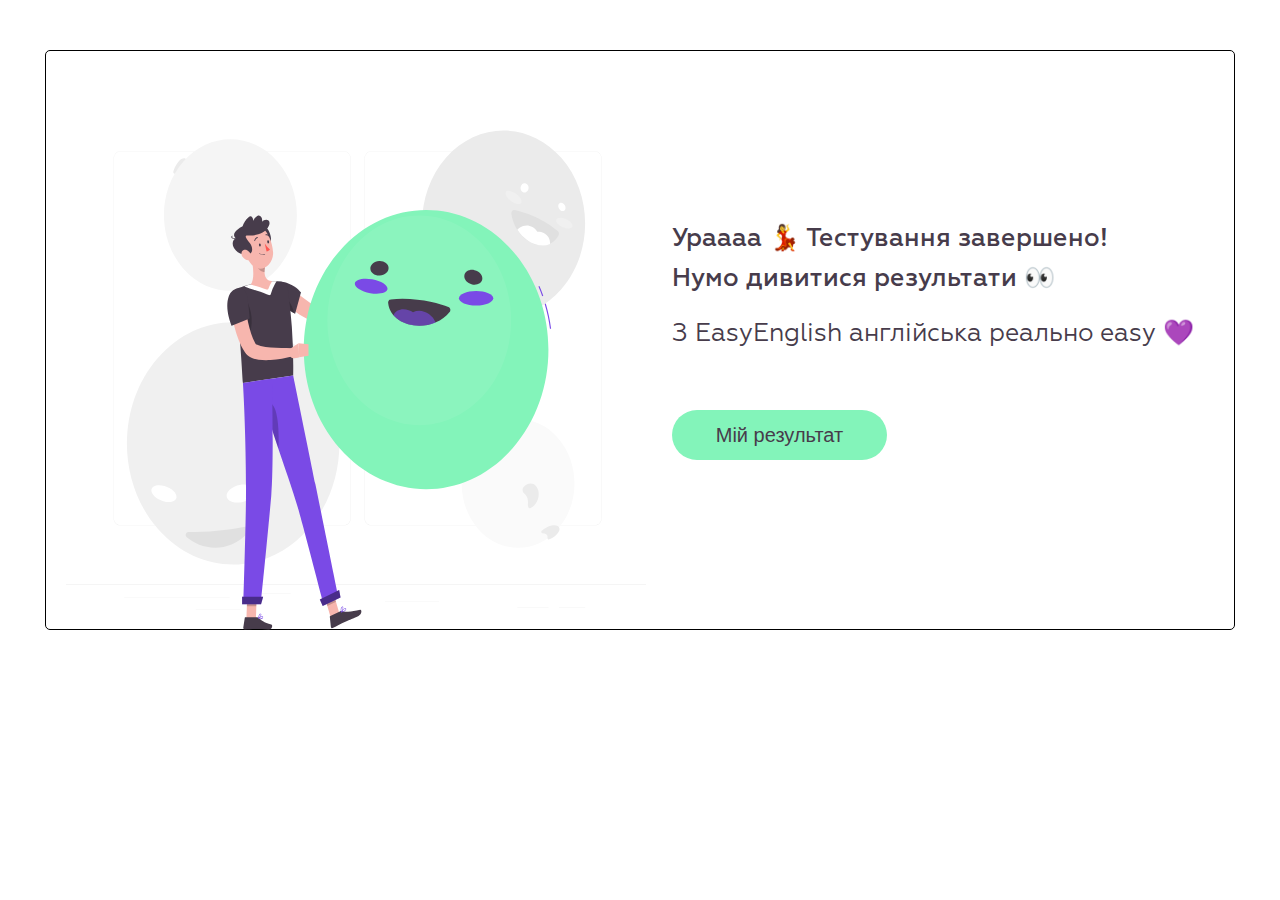
<file: html/test-final.html>
<!DOCTYPE html>
<html lang="en">
<head>
    <meta charset="UTF-8">
    <meta http-equiv="X-UA-Compatible" content="IE=edge">
    <meta name="viewport" content="width=device-width, initial-scale=1.0">
    <link rel="stylesheet" href="../css/fonts.css">
    <link rel="stylesheet" href="../sass/test-final.css">
    <link rel="stylesheet" href="../sass/media_test-final.css">
    <link rel="stylesheet" href="../sass/test.css">
    <link rel="stylesheet" href="../sass/reset.css">
    <link rel="shortcut icon" href="../img/shortcutIcon.ico">
    <title>Easy English</title>
</head>
<body>
    <div class="final">
        <div class="container">
            <div class="img">
                <img src="../img/test-final.svg" alt="">
            </div>
            <div class="section">
                <div class="title">Ураааа 💃 Тестування завершено! <br> Нумо дивитися результати 👀</div>
                <p class="text">З EasyEnglish англійська реально easy 💜</p>
                <button class="btn">Мій результат</button>
            </div>
        </div>
    </div>
</body>
</file>
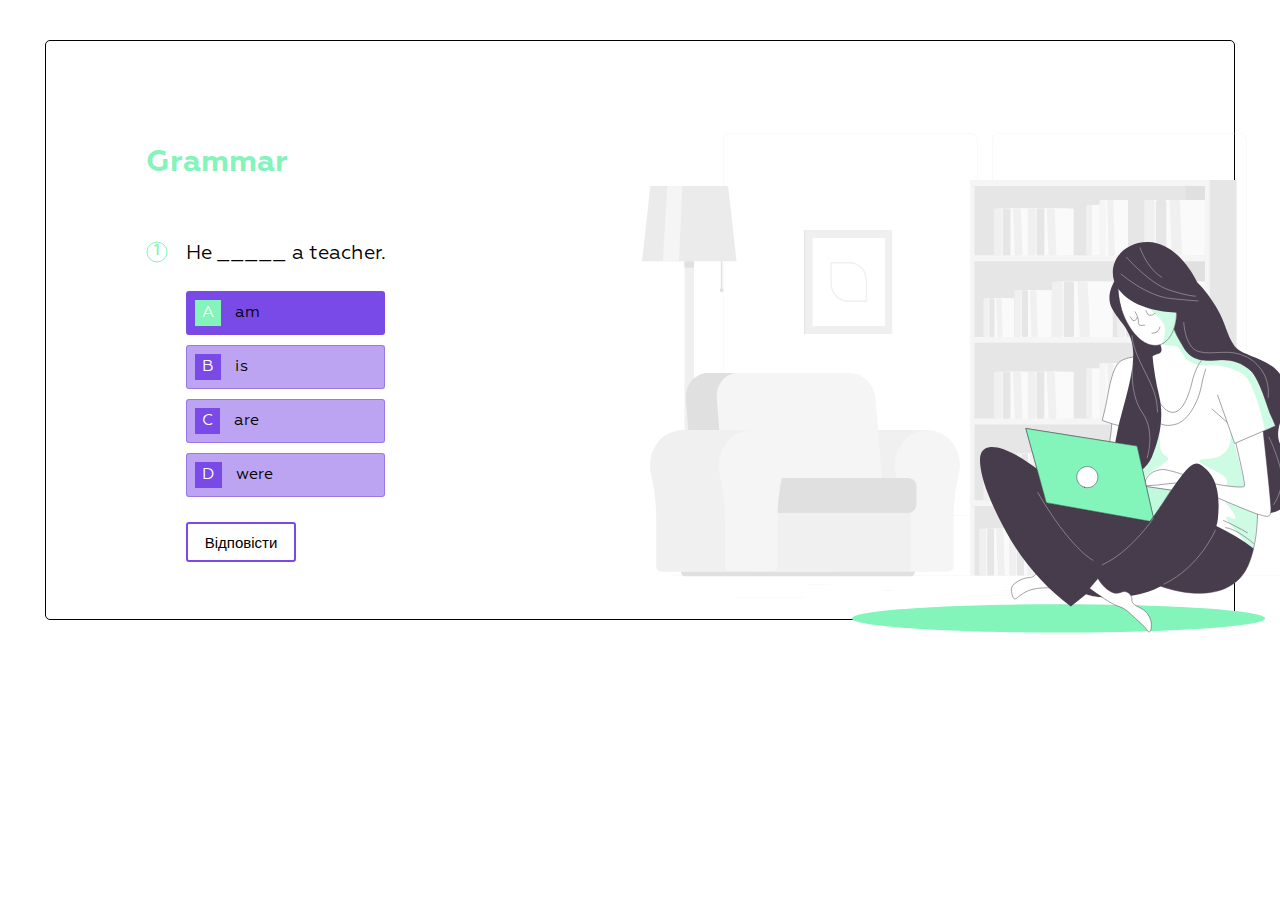
<file: html/test-grammar1.html>
<!DOCTYPE html>
<html lang="en">
<head>
    <meta charset="UTF-8">
    <meta http-equiv="X-UA-Compatible" content="IE=edge">
    <meta name="viewport" content="width=device-width, initial-scale=1.0">
    <link rel="stylesheet" href="../css/fonts.css">
    <link rel="stylesheet" href="../sass/test-grammar1.css">
    <link rel="stylesheet" href="../sass/media_test-grammar1.css">
    <link rel="stylesheet" href="../sass/test.css">
    <link rel="stylesheet" href="../sass/reset.css">
    <link rel="shortcut icon" href="../img/shortcutIcon.ico">
    <title>Easy English</title>
</head>
<body>
    <div class="grammar" >
        <div class="grammar__container">
            <div class="grammar__sections">
                <p class="grammar__title">Grammar</p>
                <form class="grammar__form">
                    <p class="grammar__number">1</p>
                    <img src="../img/test-circle.svg" alt="">
                    <p class="grammar__text">He _____ a teacher.</p>
                    <div class="grammar__inputs">
                        <label class="grammar__radio answer">
                            <span class="grammar__letter">A</span>
                            <span>am</span>
                            <input class="grammar__input" type="radio" name="contact" />
                        </label>

                        <label class="grammar__radio">
                            <span class="grammar__letter">B</span>
                            <span>is</span>
                            <input class="grammar__input" type="radio" name="contact" />
                        </label>

                        <label class="grammar__radio">
                            <span class="grammar__letter">C</span>
                            <span>are</span>
                            <input class="grammar__input" type="radio" name="contact" />
                        </label>

                        <label class="grammar__radio">
                            <span class="grammar__letter">D</span>
                            <span>were</span>
                            <input class="grammar__input" type="radio" name="contact" />
                        </label>
                    </div>
                    <div>
                        <button class="grammar__btn" type="submit">Відповісти</button>
                    </div>
                </form>
                
            </div>
            <div class="grammar__img">
                <div class="grammar__img-bg"><img src="../img/test-bg-girl.svg" alt=""></div>
                <div class="grammar__img-girl"><img src="../img/test-girl.svg" alt=""></div>
            </div>
        </div>
    </div>
</body>
</html>
</file>
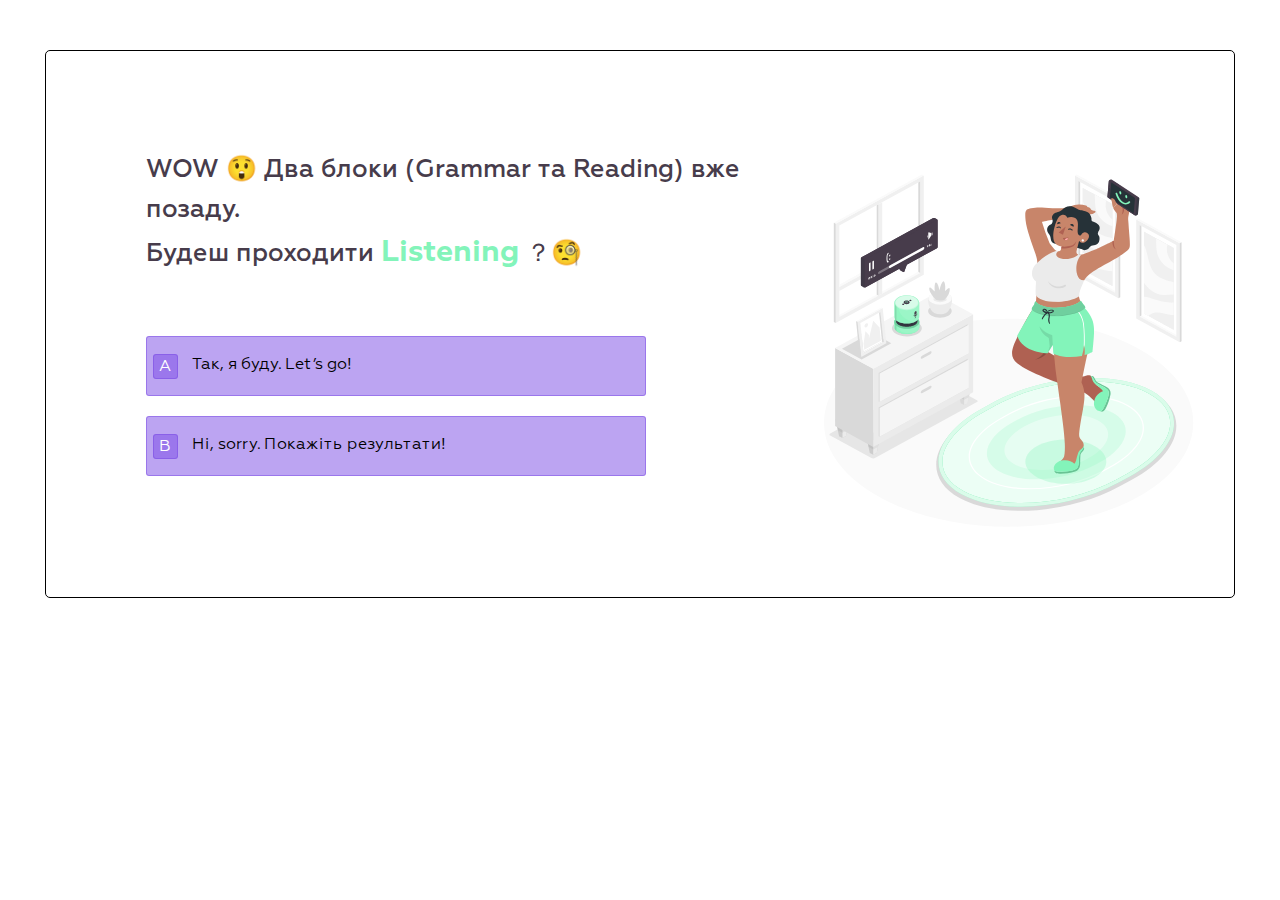
<file: html/test-listening1.html>
<!DOCTYPE html>
<html lang="en">
<head>
    <meta charset="UTF-8">
    <meta http-equiv="X-UA-Compatible" content="IE=edge">
    <meta name="viewport" content="width=device-width, initial-scale=1.0">
    <link rel="stylesheet" href="../css/fonts.css">
    <link rel="stylesheet" href="../sass/test-listening1.css">
    <link rel="stylesheet" href="../sass/media_test-listening1.css">
    <link rel="stylesheet" href="../sass/test.css">
    <link rel="stylesheet" href="../sass/reset.css">
    <link rel="shortcut icon" href="../img/shortcutIcon.ico">
    <title>Easy English</title>
</head>
<body>
    <div class="listening">
        <div class="listening__container">
            <div class="listening__section">
                <p class="listening__text">WOW 😲 Два блоки (Grammar та Reading) вже позаду. <br> Будеш проходити <span>Listening</span> ？🧐</p>
                <form action="">
                    <div class="listening__inputs">
                        <input class="listening__input" type="radio" id="testChoice1" name="contact" />
                        <div class="listening__label">
                            <p class="listening__letter">A</p>
                            <label class="listening__radio" for="testChoice1">Так, я буду. Let’s go!</label>
                        </div>
                
                        <input class="listening__input" type="radio" id="testChoice2" name="contact" />
                        <div class="listening__label">
                            <p class="listening__letter">B</p>
                            <label class="listening__radio" for="testChoice2">Ні, sorry. Покажіть результати!</label>
                        </div>
                    </div>
                </form>
            </div>
            <div class="listening__img">
                <img src="../img/test-listening-start.svg" alt="">
            </div>
        </div>
    </div>
</body>
</file>
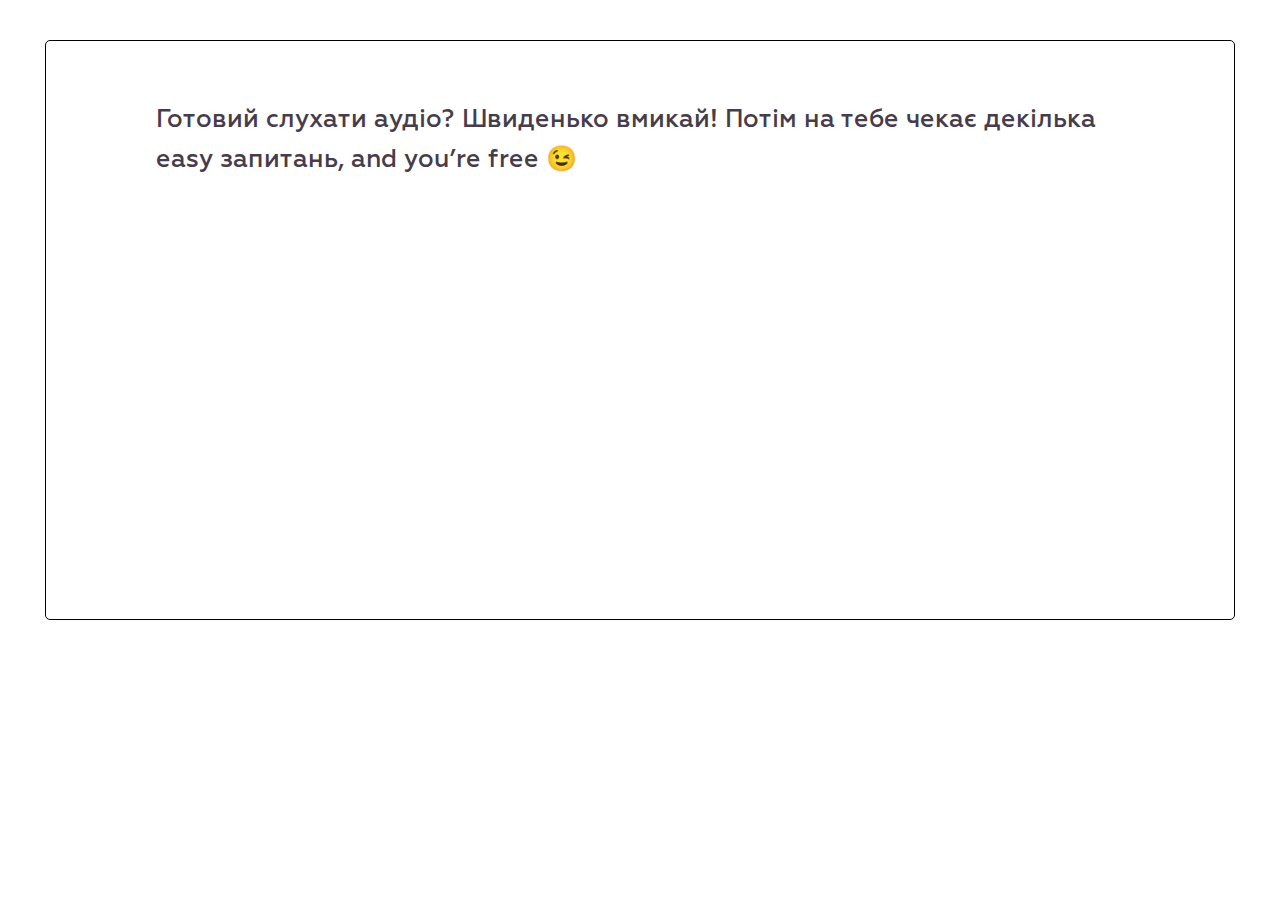
<file: html/test-listening2.html>
<!DOCTYPE html>
<html lang="en">
<head>
    <meta charset="UTF-8">
    <meta http-equiv="X-UA-Compatible" content="IE=edge">
    <meta name="viewport" content="width=device-width, initial-scale=1.0">
    <link rel="stylesheet" href="../css/fonts.css">
    <link rel="stylesheet" href="../sass/test-listening2.css">
    <link rel="stylesheet" href="../sass/media_test-listening2.css">
    <link rel="stylesheet" href="../sass/test.css">
    <link rel="stylesheet" href="../sass/reset.css">
    <link rel="shortcut icon" href="../img/shortcutIcon.ico">
    <title>Easy English</title>
</head>
<body>
    <div class="listening">
        <div class="listening__container">
            <div class="listening__text">Готовий слухати аудіо? Швиденько вмикай! Потім на тебе чекає декілька easy запитань, and you’re free 😉</div>
            <div class="listening__video">
                <iframe width="600" height="330" src="https://www.youtube.com/embed/HZd53TJpmoQ?showinfo=0" title="YouTube video player" frameborder="0" allow="accelerometer; autoplay; clipboard-write; encrypted-media; gyroscope; picture-in-picture" allowfullscreen></iframe>
            </div>
        </div>
    </div>
</body>
</file>
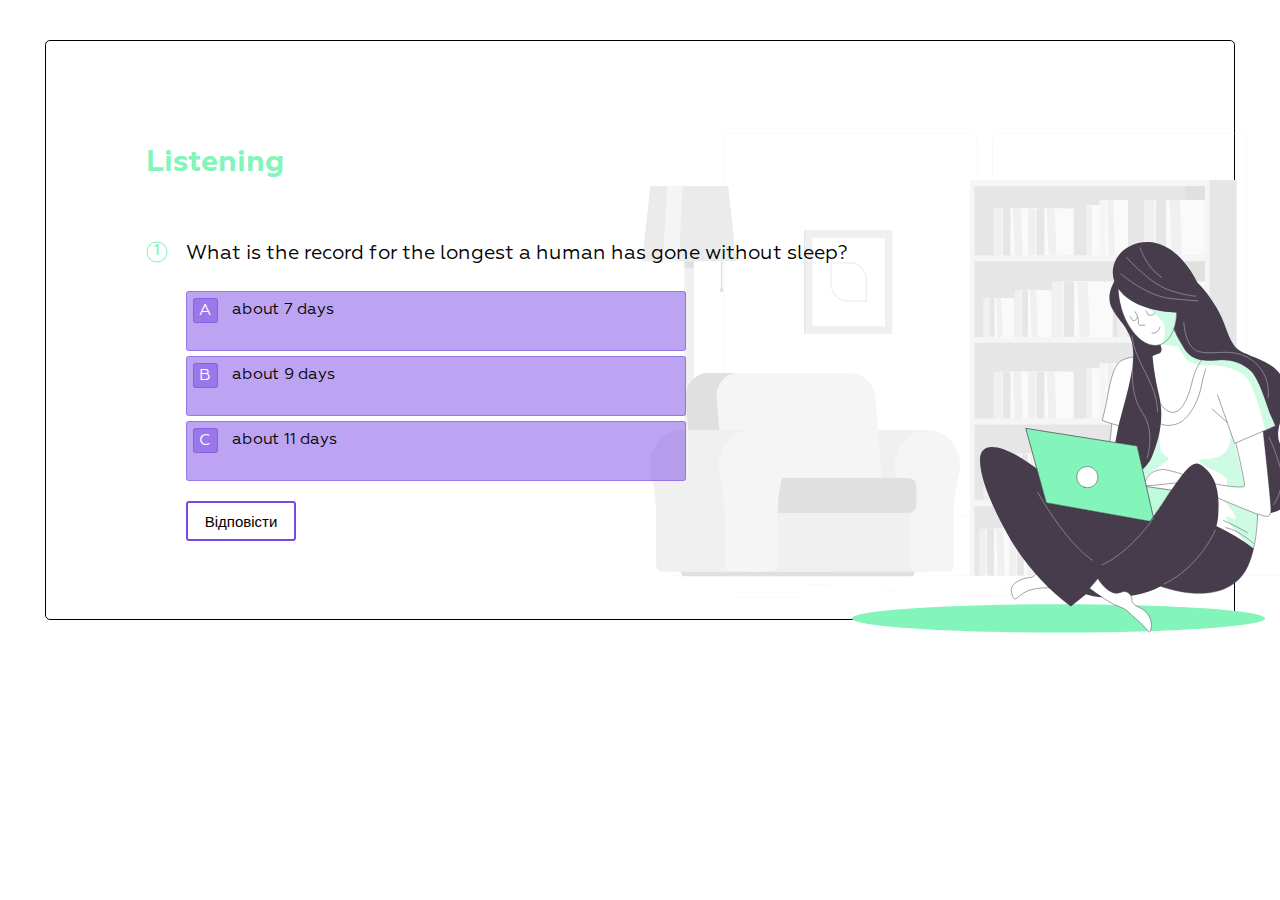
<file: html/test-listening3.html>
<!DOCTYPE html>
<html lang="en">
<head>
    <meta charset="UTF-8">
    <meta http-equiv="X-UA-Compatible" content="IE=edge">
    <meta name="viewport" content="width=device-width, initial-scale=1.0">
    <link rel="stylesheet" href="../css/fonts.css">
    <link rel="stylesheet" href="../sass/test-listening3.css">
    <link rel="stylesheet" href="../sass/media_test-listening3.css">
    <link rel="stylesheet" href="../sass/test.css">
    <link rel="stylesheet" href="../sass/reset.css">
    <link rel="shortcut icon" href="../img/shortcutIcon.ico">
    <title>Easy English</title>
</head>
<body>
    <div class="listening" >
        <div class="listening__container">
            <div class="listening__sections">
                <p class="listening__title">Listening</p>
                <form class="listening__form">
                    <p class="listening__number">1</p>
                    <img src="../img/test-circle.svg" alt="">
                    <p class="listening__text">What is the record for the longest a human has gone without sleep?</p>
                    <div class="listening__inputs">
                        <input class="listening__input" type="radio" id="testChoice1" name="contact" />
                        <div class="listening__label">
                            <p class="listening__letter">A</p>
                            <label class="listening__radio" for="testChoice1">about 7 days</label>
                        </div>
                
                        <input class="listening__input" type="radio" id="testChoice2" name="contact" />
                        <div class="listening__label">
                            <p class="listening__letter">B</p>
                            <label class="listening__radio" for="testChoice2">about 9 days</label>
                        </div>
                
                        <input class="listening__input" type="radio" id="testChoice3" name="contact" />
                        <div class="listening__label">
                            <p class="listening__letter">C</p>
                            <label class="listening__radio" for="testChoice3">about 11 days</label>
                        </div>
                    </div>
                    <div>
                        <button class="listening__btn" type="submit">Відповісти</button>
                    </div>
                </form>
                
            </div>
            <div class="listening__img">
                <div class="listening__img-bg"><img src="../img/test-bg-girl.svg" alt=""></div>
                <div class="listening__img-girl"><img src="../img/test-girl.svg" alt=""></div>
            </div>
        </div>
    </div>
</body>
</html>
</file>
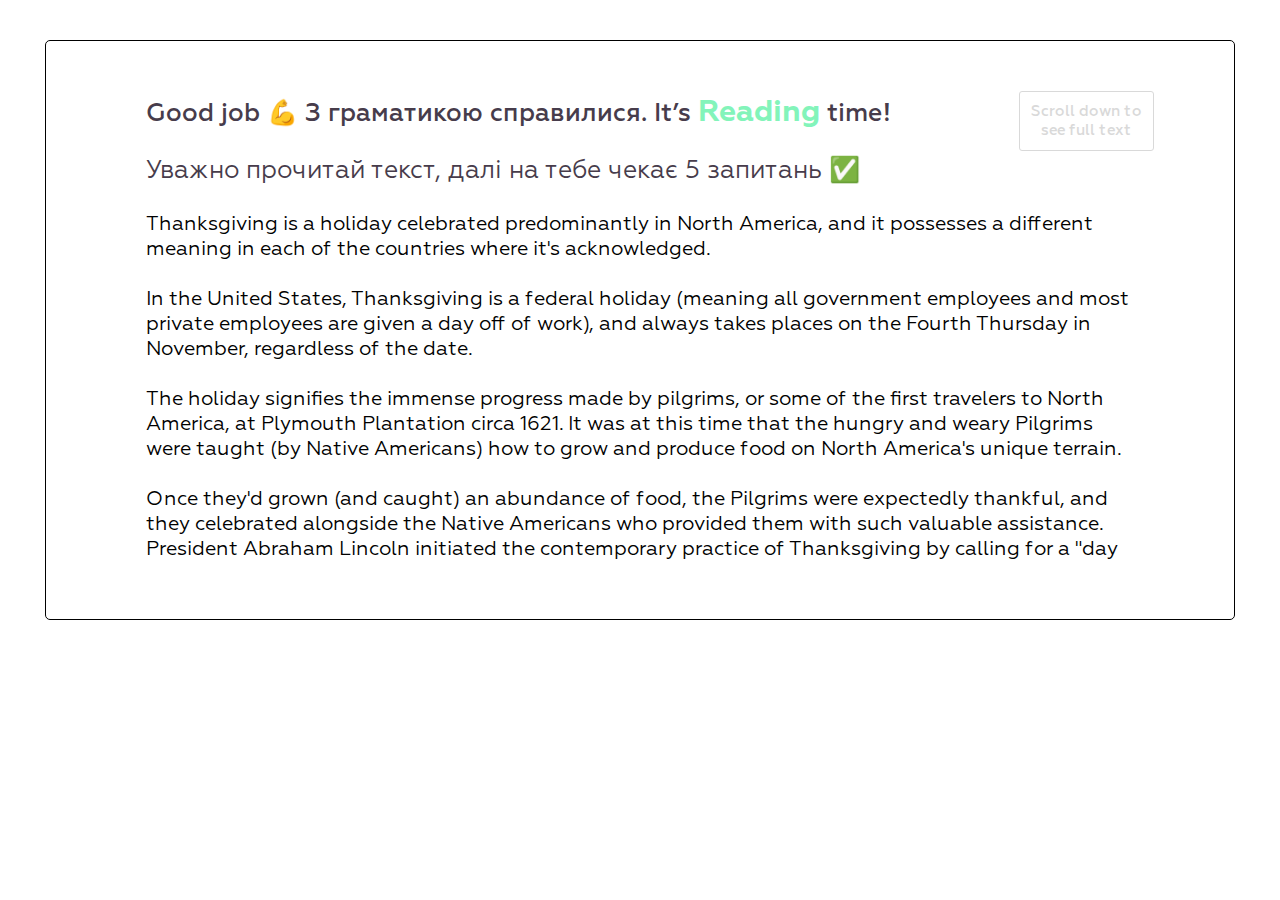
<file: html/test-reading1.html>
<!DOCTYPE html>
<html lang="en">
<head>
    <meta charset="UTF-8">
    <meta http-equiv="X-UA-Compatible" content="IE=edge">
    <meta name="viewport" content="width=device-width, initial-scale=1.0">
    <link rel="stylesheet" href="../css/fonts.css">
    <link rel="stylesheet" href="../sass/test-reading1.css">
    <link rel="stylesheet" href="../sass/media_test-reading1.css">
    <link rel="stylesheet" href="../sass/test.css">
    <link rel="stylesheet" href="../sass/reset.css">
    <link rel="shortcut icon" href="../img/shortcutIcon.ico">
    <title>Easy English</title>
</head>
<body>
    <div class="reading">
        <div class="reading__container">
            <p class="reading__title">Good job 💪 З граматикою справилися. It’s <span>Reading</span> time!</p>
            <p class="reading__grey-text">Scroll down to see full text</p>
            <p class="reading__terms">Уважно прочитай текст, далі на тебе чекає 5 запитань  ✅</p>
            <div class="reading__text">Thanksgiving is a holiday celebrated predominantly in North America, and it possesses a different meaning in each of the countries where it's acknowledged. <br>
                <br> In the United States, Thanksgiving is a federal holiday (meaning all government employees and most private employees are given a day off of work), and always takes places on the Fourth Thursday in November, regardless of the date. <br>
                <br> The holiday signifies the immense progress made by pilgrims, or some of the first travelers to North America, at Plymouth Plantation circa 1621. It was at this time that the hungry and weary Pilgrims were taught (by Native Americans) how to grow and produce food on North America's unique terrain. <br>
                <br> Once they'd grown (and caught) an abundance of food, the Pilgrims were expectedly thankful, and they celebrated alongside the Native Americans who provided them with such valuable assistance. President Abraham Lincoln initiated the contemporary practice of Thanksgiving by calling for a "day of Thanksgiving" during one of his Civil War addresses. <br>
                <br> In America today, Thanksgiving remains firmly engrained in its historical roots, and is widely considered to be a day for giving thanks for good food, good times, and family. Thanksgiving dinner generally consists of turkey, mashed potatoes, stuffing, vegetables, gravy, and ample desserts. <br>
                <br> To be sure, indulging in abundance is a cornerstone of the holiday, as doing so could only be possible if one possesses abundance.
                <div class="reading__btn-wrap"><button class="reading__btn"><a href="test-reading2.html">Де мої запитання?</a></button></div>
            </div>
        </div>
    </div>
</body>
</file>
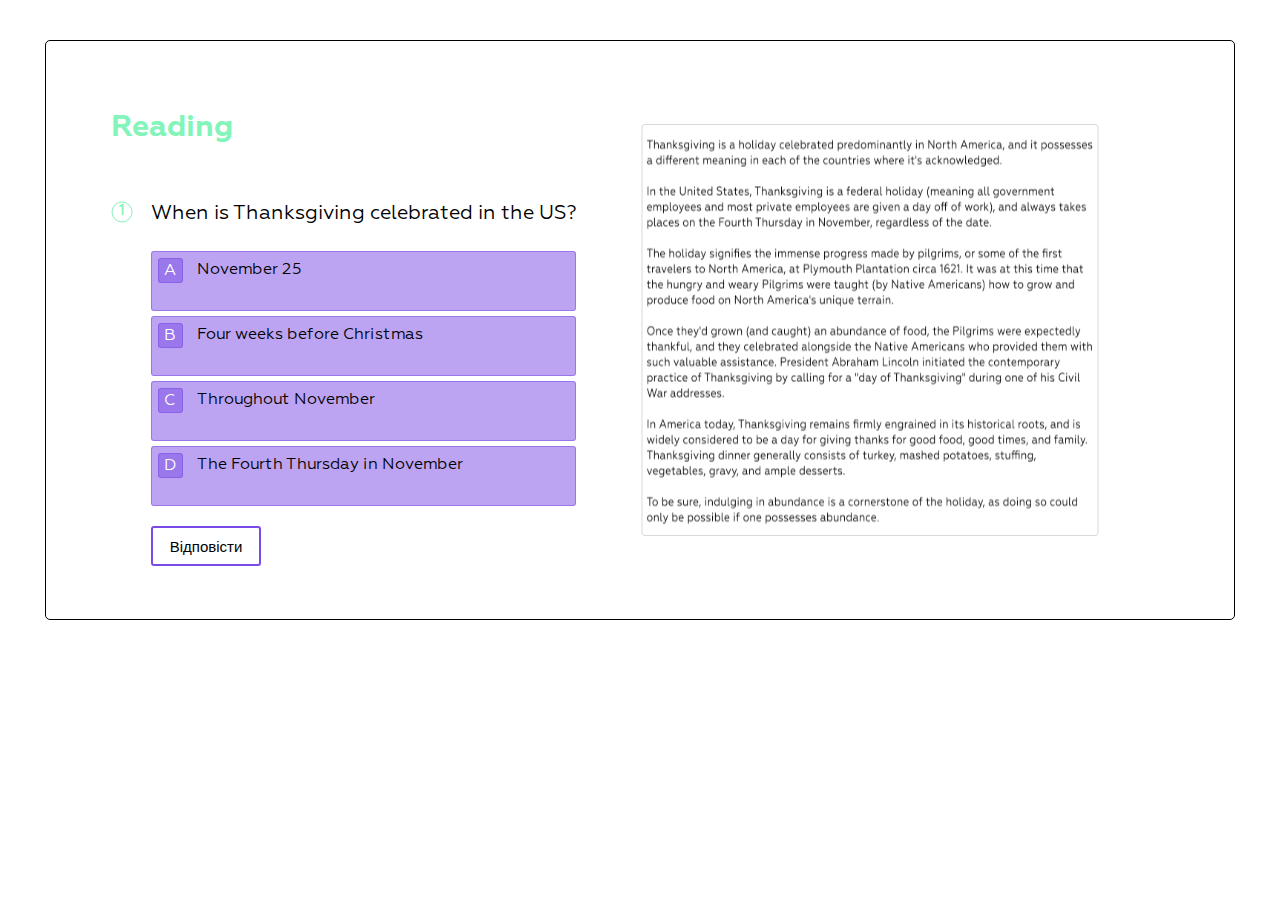
<file: html/test-reading2.html>
<!DOCTYPE html>
<html lang="en">
<head>
    <meta charset="UTF-8">
    <meta http-equiv="X-UA-Compatible" content="IE=edge">
    <meta name="viewport" content="width=device-width, initial-scale=1.0">
    <link rel="stylesheet" href="../css/fonts.css">
    <link rel="stylesheet" href="../sass/test-reading2.css">
    <link rel="stylesheet" href="../sass/media_test-reading2.css">
    <link rel="stylesheet" href="../sass/test.css">
    <link rel="stylesheet" href="../sass/reset.css">
    <link rel="shortcut icon" href="../img/shortcutIcon.ico">
    <title>Easy English</title>
</head>
<body>
    <div class="reading" >
        <div class="reading__container">
            <div class="reading__sections">
                <p class="reading__title">Reading</p>
                <form class="reading__form">
                    <p class="reading__number">1</p>
                    <img src="../img/test-circle.svg" alt="">
                    <p class="reading__text">When is Thanksgiving celebrated in the US?</p>
                    <div class="reading__inputs">
                        <input class="reading__input" type="radio" id="testChoice1" name="contact" />
                        <div class="reading__label">
                            <p class="reading__letter">A</p>
                            <label class="reading__radio" for="testChoice1">November 25</label>
                        </div>
                
                        <input class="reading__input" type="radio" id="testChoice2" name="contact" />
                        <div class="reading__label">
                            <p class="reading__letter">B</p>
                            <label class="reading__radio" for="testChoice2">Four weeks before Christmas</label>
                        </div>
                
                        <input class="reading__input" type="radio" id="testChoice3" name="contact" />
                        <div class="reading__label">
                            <p class="reading__letter">C</p>
                            <label class="reading__radio" for="testChoice3">Throughout November</label>
                        </div>
                
                        <input class="reading__input" type="radio" id="testChoice4" name="contact" />
                        <div class="reading__label">
                            <p class="reading__letter">D</p>
                            <label class="reading__radio" for="testChoice4">The Fourth Thursday in November</label>
                        </div>
                    </div>
                    <div>
                        <button class="reading__btn" type="submit">Відповісти</button>
                    </div>
                </form>
                
            </div>
            <div class="reading__img">
                <img src="../img/test-reading-text.svg" alt="">
            </div>
        </div>
    </div>
</body>
</file>
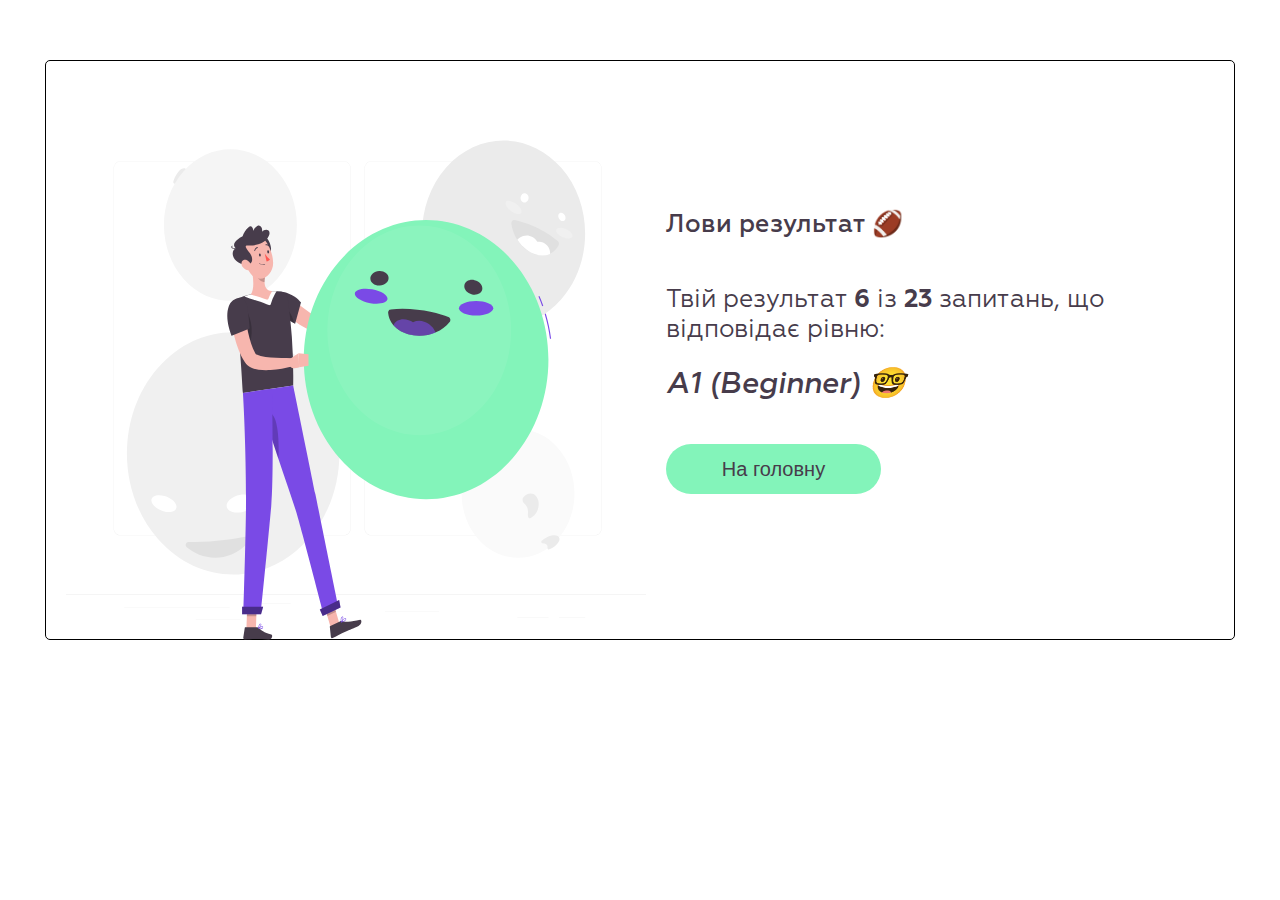
<file: html/test-result.html>
<!DOCTYPE html>
<html lang="en">
<head>
    <meta charset="UTF-8">
    <meta http-equiv="X-UA-Compatible" content="IE=edge">
    <meta name="viewport" content="width=device-width, initial-scale=1.0">
    <link rel="stylesheet" href="../css/fonts.css">
    <link rel="stylesheet" href="../sass/test-result.css">
    <link rel="stylesheet" href="../sass/media_test-result.css">
    <link rel="stylesheet" href="../sass/test.css">
    <link rel="stylesheet" href="../sass/reset.css">
    <link rel="shortcut icon" href="../img/shortcutIcon.ico">
    <title>Easy English</title>
</head>
<body>
    <div class="result">
        <div class="container">
            <div class="img">
                <img src="../img/test-final.svg" alt="">
            </div>
            <div class="section">
                <div class="title">Лови результат 🏈</div>
                <p class="text">Твій результат <span>6</span> із <span>23</span> запитань, що відповідає рівню:</p>
                <p class="level">А1 (Beginner) 🤓</p>
                <button class="btn">На головну</button>
            </div>
        </div>
    </div>
</body>
</file>
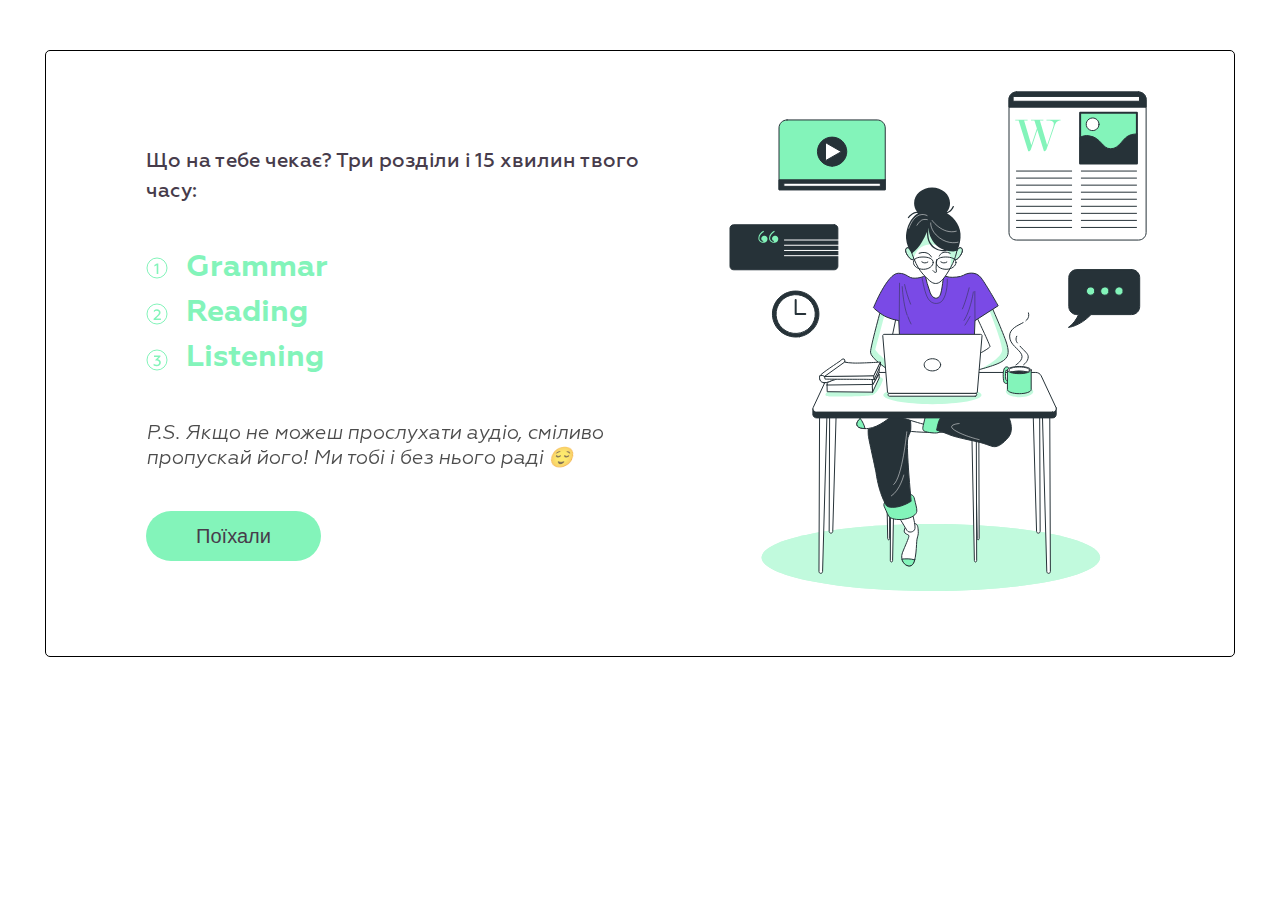
<file: html/test-start.html>
<!DOCTYPE html>
<html lang="en">
<head>
    <meta charset="UTF-8">
    <meta http-equiv="X-UA-Compatible" content="IE=edge">
    <meta name="viewport" content="width=device-width, initial-scale=1.0">
    <link rel="stylesheet" href="../css/fonts.css">
    <link rel="stylesheet" href="../sass/test-start.css">
    <link rel="stylesheet" href="../sass/media_test-start.css">
    <link rel="stylesheet" href="../sass/reset.css">
    <link rel="shortcut icon" href="../img/shortcutIcon.ico">
    <title>Easy English</title>
</head>
<body>
    <div class="start__test">
        <div class="start__test-container">
            <div class="start__test-sections">
                <p class="start__test-title">Що на тебе чекає? Три розділи і 15 хвилин твого часу:</p>
                <div class="start__test-numbers"><img src="../img/test-start-numbers.svg" alt=""></div>
                <ul>
                    <li class="start__test-section">Grammar</li>
                    <li class="start__test-section">Reading</li>
                    <li class="start__test-section">Listening</li>
                </ul>
                <p class="start__test-text">P.S. Якщо не можеш прослухати аудіо, cміливо пропускай його! Ми тобі і без нього раді 😌 </p>
                <div><button class="start__test-btn"><a href="test-grammar1.html">Поїхали</a></button></div>
            </div>
            <div class="start__test-img">
                <img src="../img/test-start-girl.svg" alt="">
            </div>
        </div>
    </div>
</body>
</html>
</file>
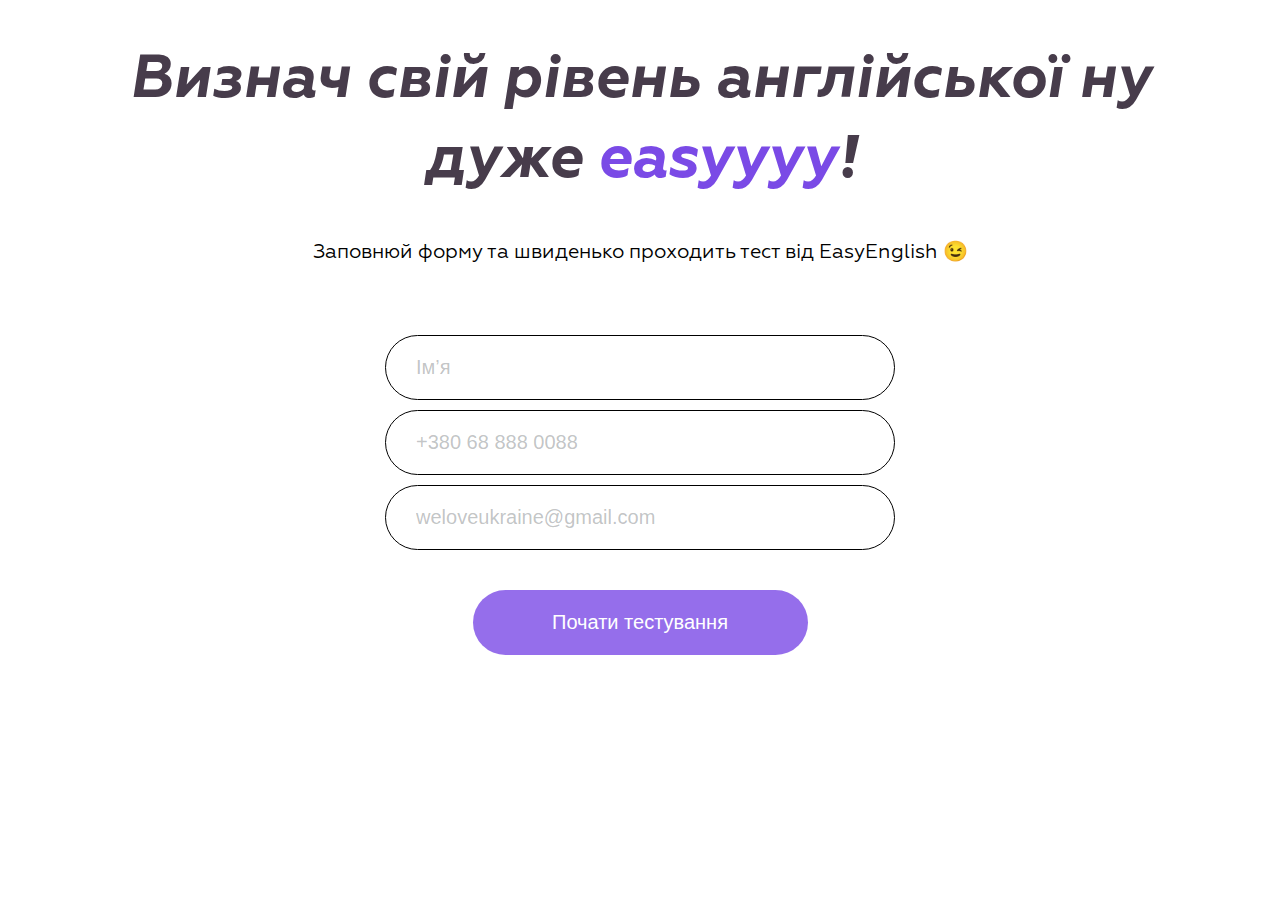
<file: html/test.html>
<!DOCTYPE html>
<html lang="en">
<head>
    <meta charset="UTF-8">
    <meta http-equiv="X-UA-Compatible" content="IE=edge">
    <meta name="viewport" content="width=device-width, initial-scale=1.0">
    <link rel="stylesheet" href="../css/fonts.css">
    <link rel="stylesheet" href="../sass/test.css">
    <link rel="stylesheet" href="../sass/media_test.css">
    <link rel="stylesheet" href="../sass/reset.css">
    <link rel="shortcut icon" href="../img/shortcutIcon.ico">
    <title>Easy English</title>
</head>
<body>
    <div class="test">
        <div class="test-container">
            <h1 class="test-title">Визнач свій рівень англійської ну дуже <span>easyyyy</span>!</h1>
            <p class="test-text">Заповнюй форму та швиденько проходить тест від EasyEnglish 😉</p>
            <div class="test-inputs">
                <div class="test-form">
                    <label for="name"></label>
                    <input type="text" id="name" class="test-input" placeholder="Ім’я">
                </div>
                <div class="test-form">
                    <label for="tel"></label>
                    <input type="tel" id="tel" class="test-input" placeholder="+380 68 888 0088">
                </div>
                <div class="test-form">
                    <label for="email"></label>
                    <input type="email" id="email" class="test-input" placeholder="weloveukraine@gmail.com">
                </div>
            </div>
            <div class="test-btn-wrapper"><button class="test-btn"><a href="test-start.html">Почати тестування</a></button></div>
        </div>
    </div>
</body>
</html>
</file>
<file: css/fonts.css>
/* This stylesheet generated by Transfonter (https://transfonter.org) on July 4, 2017 2:48 AM */

@font-face {
	font-family: 'Geometria';
	src: url('../fonts/Geometria/Geometria-Thin.eot');
	src: local('../fonts/Geometria/Geometria Thin'), local('Geometria-Thin'),
		url('../fonts/Geometria/Geometria-Thin.eot?#iefix') format('embedded-opentype'),
		url('../fonts/Geometria/Geometria-Thin.woff') format('woff'),
		url('../fonts/Geometria/Geometria-Thin.ttf') format('truetype');
	font-weight: 100;
	font-style: normal;
}

@font-face {
	font-family: 'Geometria';
	src: url('../fonts/Geometria/Geometria-MediumItalic.eot');
	src: local('../fonts/Geometria/Geometria MediumItalic'), local('Geometria-MediumItalic'),
		url('../fonts/Geometria/Geometria-MediumItalic.eot?#iefix') format('embedded-opentype'),
		url('../fonts/Geometria/Geometria-MediumItalic.woff') format('woff'),
		url('../fonts/Geometria/Geometria-MediumItalic.ttf') format('truetype');
	font-weight: 500;
	font-style: italic;
}

@font-face {
	font-family: 'Geometria';
	src: url('../fonts/Geometria/Geometria-Italic.eot');
	src: local('../fonts/Geometria/Geometria Italic'), local('Geometria-Italic'),
		url('../fonts/Geometria/Geometria-Italic.eot?#iefix') format('embedded-opentype'),
		url('../fonts/Geometria/Geometria-Italic.woff') format('woff'),
		url('../fonts/Geometria/Geometria-Italic.ttf') format('truetype');
	font-weight: normal;
	font-style: italic;
}

@font-face {
	font-family: 'Geometria';
	src: url('../fonts/Geometria/Geometria-Heavy.eot');
	src: local('../fonts/Geometria/Geometria Heavy'), local('Geometria-Heavy'),
		url('../fonts/Geometria/Geometria-Heavy.eot?#iefix') format('embedded-opentype'),
		url('../fonts/Geometria/Geometria-Heavy.woff') format('woff'),
		url('../fonts/Geometria/Geometria-Heavy.ttf') format('truetype');
	font-weight: 900;
	font-style: normal;
}

@font-face {
	font-family: 'Geometria';
	src: url('../fonts/Geometria/Geometria-ExtraBoldItalic.eot');
	src: local('../fonts/Geometria/Geometria ExtraBoldItalic'), local('Geometria-ExtraBoldItalic'),
		url('../fonts/Geometria/Geometria-ExtraBoldItalic.eot?#iefix') format('embedded-opentype'),
		url('../fonts/Geometria/Geometria-ExtraBoldItalic.woff') format('woff'),
		url('../fonts/Geometria/Geometria-ExtraBoldItalic.ttf') format('truetype');
	font-weight: 800;
	font-style: italic;
}

@font-face {
	font-family: 'Geometria';
	src: url('../fonts/Geometria/Geometria-Medium.eot');
	src: local('../fonts/Geometria/Geometria Medium'), local('Geometria-Medium'),
		url('../fonts/Geometria/Geometria-Medium.eot?#iefix') format('embedded-opentype'),
		url('../fonts/Geometria/Geometria-Medium.woff') format('woff'),
		url('../fonts/Geometria/Geometria-Medium.ttf') format('truetype');
	font-weight: 500;
	font-style: normal;
}

@font-face {
	font-family: 'Geometria';
	src: url('../fonts/Geometria/Geometria-BoldItalic.eot');
	src: local('../fonts/Geometria/Geometria BoldItalic'), local('Geometria-BoldItalic'),
		url('../fonts/Geometria/Geometria-BoldItalic.eot?#iefix') format('embedded-opentype'),
		url('../fonts/Geometria/Geometria-BoldItalic.woff') format('woff'),
		url('../fonts/Geometria/Geometria-BoldItalic.ttf') format('truetype');
	font-weight: bold;
	font-style: italic;
}

@font-face {
	font-family: 'Geometria';
	src: url('../fonts/Geometria/Geometria-LightItalic.eot');
	src: local('../fonts/Geometria/Geometria LightItalic'), local('Geometria-LightItalic'),
		url('../fonts/Geometria/Geometria-LightItalic.eot?#iefix') format('embedded-opentype'),
		url('../fonts/Geometria/Geometria-LightItalic.woff') format('woff'),
		url('../fonts/Geometria/Geometria-LightItalic.ttf') format('truetype');
	font-weight: 300;
	font-style: italic;
}

@font-face {
	font-family: 'Geometria';
	src: url('../fonts/Geometria/Geometria-HeavyItalic.eot');
	src: local('../fonts/Geometria/Geometria HeavyItalic'), local('Geometria-HeavyItalic'),
		url('../fonts/Geometria/Geometria-HeavyItalic.eot?#iefix') format('embedded-opentype'),
		url('../fonts/Geometria/Geometria-HeavyItalic.woff') format('woff'),
		url('../fonts/Geometria/Geometria-HeavyItalic.ttf') format('truetype');
	font-weight: 900;
	font-style: italic;
}

@font-face {
	font-family: 'Geometria';
	src: url('../fonts/Geometria/Geometria.eot');
	src: local('../fonts/Geometria/Geometria'),
		url('../fonts/Geometria/Geometria.eot?#iefix') format('embedded-opentype'),
		url('../fonts/Geometria/Geometria.woff') format('woff'),
		url('../fonts/Geometria/Geometria.ttf') format('truetype');
	font-weight: normal;
	font-style: normal;
}

@font-face {
	font-family: 'Geometria';
	src: url('../fonts/Geometria/Geometria-Bold.eot');
	src: local('../fonts/Geometria/Geometria Bold'), local('Geometria-Bold'),
		url('../fonts/Geometria/Geometria-Bold.eot?#iefix') format('embedded-opentype'),
		url('../fonts/Geometria/Geometria-Bold.woff') format('woff'),
		url('../fonts/Geometria/Geometria-Bold.ttf') format('truetype');
	font-weight: bold;
	font-style: normal;
}

@font-face {
	font-family: 'Geometria';
	src: url('../fonts/Geometria/Geometria-ExtraBold.eot');
	src: local('../fonts/Geometria/Geometria ExtraBold'), local('Geometria-ExtraBold'),
		url('../fonts/Geometria/Geometria-ExtraBold.eot?#iefix') format('embedded-opentype'),
		url('../fonts/Geometria/Geometria-ExtraBold.woff') format('woff'),
		url('../fonts/Geometria/Geometria-ExtraBold.ttf') format('truetype');
	font-weight: 800;
	font-style: normal;
}

@font-face {
	font-family: 'Geometria';
	src: url('../fonts/Geometria/Geometria-ThinItalic.eot');
	src: local('../fonts/Geometria/Geometria ThinItalic'), local('Geometria-ThinItalic'),
		url('../fonts/Geometria/Geometria-ThinItalic.eot?#iefix') format('embedded-opentype'),
		url('../fonts/Geometria/Geometria-ThinItalic.woff') format('woff'),
		url('../fonts/Geometria/Geometria-ThinItalic.ttf') format('truetype');
	font-weight: 100;
	font-style: italic;
}

@font-face {
	font-family: 'Geometria';
	src: url('../fonts/Geometria/Geometria-ExtraLightItalic.eot');
	src: local('../fonts/Geometria/Geometria ExtraLightItalic'), local('Geometria-ExtraLightItalic'),
		url('../fonts/Geometria/Geometria-ExtraLightItalic.eot?#iefix') format('embedded-opentype'),
		url('../fonts/Geometria/Geometria-ExtraLightItalic.woff') format('woff'),
		url('../fonts/Geometria/Geometria-ExtraLightItalic.ttf') format('truetype');
	font-weight: 200;
	font-style: italic;
}

@font-face {
	font-family: 'Geometria';
	src: url('../fonts/Geometria/Geometria-Light.eot');
	src: local('../fonts/Geometria/Geometria Light'), local('Geometria-Light'),
		url('../fonts/Geometria/Geometria-Light.eot?#iefix') format('embedded-opentype'),
		url('../fonts/Geometria/Geometria-Light.woff') format('woff'),
		url('../fonts/Geometria/Geometria-Light.ttf') format('truetype');
	font-weight: 300;
	font-style: normal;
}

@font-face {
	font-family: 'Geometria';
	src: url('../fonts/Geometria/Geometria-ExtraLight.eot');
	src: local('../fonts/Geometria/Geometria ExtraLight'), local('Geometria-ExtraLight'),
		url('../fonts/Geometria/Geometria-ExtraLight.eot?#iefix') format('embedded-opentype'),
		url('../fonts/Geometria/Geometria-ExtraLight.woff') format('woff'),
		url('../fonts/Geometria/Geometria-ExtraLight.ttf') format('truetype');
	font-weight: 200;
	font-style: normal;
}
</file>
<file: sass/styles.css>
.footer__tel, .footer__email, .background__text-lesson, .header__btn-text, .header__nav-dropdown h2, .header__nav-link {
  font-size: 20px;
  line-height: 25px;
}

.footer__container, .form, .feedback, .heart, .stairway, .course__content, .course, .price__container, .price, .easy__container, .background__container, .main, .header .head {
  width: 100%;
  max-width: 1190px;
  margin: auto;
}

.price__level-list, .price__price, .price__text {
  font-size: 30px;
  line-height: 38px;
  border-width: 570px;
  border-bottom: 1px solid #000;
}

.header {
  position: absolute;
  z-index: 10;
  width: 100%;
}
.header .head {
  display: flex;
  justify-content: space-between;
  height: 95px;
  align-items: center;
  padding-top: 66px;
  color: #fff;
}
.header__nav {
  display: flex;
  align-items: center;
}
.header__nav-items {
  display: flex;
  flex-direction: row;
}
.header__nav-item {
  position: relative;
  margin-right: 25px;
}
.header__nav-item:hover .header__nav-dropdown {
  display: block;
  background: #ffffff;
}
.header__nav-link {
  font-weight: 500;
}
.header__nav-link::after {
  content: "";
  position: absolute;
  width: 0;
  height: 3px;
  display: block;
  margin-top: 5px;
  right: 0;
  background: #fff;
  transition: width 0.2s ease;
  -webkit-transition: width 0.2s ease;
}
.header__nav-link:hover::after {
  width: 100%;
}
.header__nav-img {
  position: absolute;
  top: 4px;
  left: 100px;
}
.header__nav-dropdown {
  position: absolute;
  left: 50%;
  margin-left: -105px;
  display: none;
  padding: 40px;
  margin-top: 38px;
  border-radius: 20px;
}
.header__nav-dropdown-tel {
  margin-bottom: 30px;
}
.header__nav-dropdown h2 {
  color: #7A4AE6;
  font-weight: 500;
  margin-bottom: 15px;
  padding-left: 40px;
}
.header__nav-dropdown-img, .header__nav-dropdown-arrow {
  position: absolute;
}
.header__nav-dropdown-arrow {
  top: -22px;
  left: 135px;
}
.header__nav-dropdown-arrow img {
  width: 60px;
  height: 35px;
}
.header__nav-dropdown-link {
  font-size: 18px;
  line-height: 23px;
  text-decoration-line: underline;
  color: #000000;
}
.header__nav-dropdown-contacts {
  display: flex;
  flex-direction: column;
  gap: 15px;
}
.header__btn {
  width: 220px;
  height: 55px;
  border: 3px solid #83F4BA;
  border-radius: 25px;
  background: transparent;
  transition: 0.5s;
  margin-left: 12px;
}
.header__btn:hover {
  background-color: #83F4BA;
}
.header__btn-text {
  font-weight: 500;
}
.header .lang {
  background: #FFFFFF;
  border: 1px solid rgba(159, 159, 159, 0.5);
  border-radius: 30px;
  width: 55px;
  height: 55px;
  margin-left: 8px;
}

.contact-link {
  transition: 0.5s;
}

.contact-link:hover {
  color: #7A4AE6;
}

.main {
  position: relative;
}

.background {
  width: 100%;
  background-color: #7A4AE6;
  padding: 200px 0 180px;
  position: relative;
}
.background__container {
  display: flex;
}
.background__content {
  width: 670px;
}
.background__title {
  font-style: italic;
  font-weight: 700;
  font-size: 60px;
  line-height: 80px;
}
.background__title span {
  color: #83F4BA;
}
.background__text {
  font-size: 28px;
  line-height: 35px;
  padding: 15px 0 25px;
}
.background__btn {
  max-width: 625px;
  width: 100%;
  height: 70px;
  background: #83F4BA;
  box-shadow: 7px 8px 30px rgba(131, 244, 186, 0.5);
  border-radius: 50px;
  border: 2px solid transparent;
  transition: 0.5s;
  cursor: pointer;
  font-weight: 700;
  font-size: 28px;
  line-height: 35px;
  color: #473C4B;
}
.background__btn:hover {
  border: 2px solid #000;
}
.background__text-lesson {
  color: #D9D9D9;
  padding-top: 20px;
}
.background__girl {
  position: absolute;
  right: 80px;
  top: 118px;
  z-index: 2;
  transition: 0.5s;
}
.background__girl-container {
  position: relative;
}
.background__girl .hello-image {
  position: absolute;
  top: 36%;
  right: 90px;
  opacity: 0;
  transition: 0.5s;
}
.background__girl:hover .hello-image {
  opacity: 1;
}
.background__lamp {
  position: absolute;
  width: 100%;
  right: 100px;
  display: flex;
  justify-content: flex-end;
}
.background__lamp-container {
  position: relative;
  max-width: 1000px;
  display: flex;
  flex-direction: column;
  align-items: center;
  max-height: 387px;
  width: 100%;
}
.background__lamp-container svg {
  width: 150px;
}
.background .background__lamp-container:hover .lamp-light {
  animation-play-state: running;
}
.background .background__lamp-container:hover .lamp {
  animation-play-state: running;
}
.background .lamp {
  animation: lamp 0.5s forwards;
  fill: #fff;
  animation-play-state: paused;
}
.background .lamp-light {
  animation: lampLight 0.5s forwards;
  animation-play-state: paused;
  background-color: rgba(122, 74, 230, 0.43);
  clip-path: polygon(50% 0, 10% 100%, 90% 100%);
  height: 100%;
}
.background .lamp-light-container {
  top: 226px;
  position: absolute;
  padding: 20px;
  width: 100%;
  filter: blur(110px);
  max-width: 570px;
  height: 390px;
}

.easy {
  color: #473C4B;
}
.easy__container {
  display: flex;
  position: relative;
  align-items: center;
  justify-content: center;
  margin-top: -30px;
}
.easy__girl {
  margin-right: 40px;
  margin-left: -90px;
}
.easy__content {
  max-width: 715px;
}
.easy__content-title {
  font-style: italic;
  font-weight: 700;
  font-size: 35px;
  line-height: 50px;
  color: #7A4AE6;
  padding-bottom: 20px;
}
.easy__content-text {
  color: #473C4B;
  font-size: 25px;
  line-height: 38px;
}

.banner {
  height: 180px;
  margin: 115px 0;
  position: relative;
  transition: 0.5s;
}
.banner:hover .banner__text {
  animation-play-state: running;
}
.banner__container {
  padding: 0 40px;
  max-width: 1300px;
  width: 80%;
  height: 180px;
  position: absolute;
  right: 0;
  z-index: 20;
  background-color: #83F4BA;
  clip-path: polygon(100% 0, 100% 50%, 100% 100%, 0% 100%, 4% 51%, 0% 0%);
  transition: 0.5s;
  display: flex;
  flex-direction: row-reverse;
  align-items: center;
  justify-content: space-evenly;
}
.banner__text {
  background-image: url(../img/pencil-border.png);
  background-repeat: no-repeat;
  background-size: 1000px;
  background-position: center;
  animation: opacityAnimation 0.5s forwards;
  animation-play-state: paused;
  max-width: 620px;
  width: 100%;
  font-style: italic;
  font-weight: 700;
  font-size: 40px;
  color: #473C4B;
}
.banner__img {
  margin-right: 40px;
}
.banner__img img {
  width: 100%;
  max-width: 270px;
}

.price {
  color: #000;
  position: relative;
}
.price__box:nth-child(2) {
  margin-top: 145px;
}
.price__decor {
  position: relative;
  width: 90%;
  margin: 0 auto;
}
.price__line {
  width: 100%;
  margin-bottom: -5px;
}
.price__pin {
  left: 50%;
  transform: translate(calc(-50% - 18px), -35px);
  position: absolute;
}
.price__container {
  margin-bottom: 80px;
  margin-top: 120px;
  display: flex;
  gap: 40px;
  position: relative;
  z-index: 50;
}
.price__box {
  width: 100%;
}
.price__box-content {
  width: 100%;
  overflow: hidden;
  border: 1px solid #000;
  border-radius: 30px;
}
.price__title {
  font-weight: 500;
  font-size: 35px;
  line-height: 44px;
  text-align: center;
  border-bottom: 1px solid #000;
  padding: 50px 0;
}
.price__title span {
  color: #7A4AE6;
  font-weight: 600;
}
.price__text {
  margin-top: 50px;
  padding: 0 10px 0 40px;
}
.price__lesson-list li {
  padding-left: 5px;
  list-style-type: "-";
}
.price__lesson-list {
  padding: 15px 0 50px;
}
.price__price {
  text-align: center;
  padding: 90px 40px;
}
.price__level-list {
  padding: 33px 0;
  text-align: center;
}
.price__link {
  padding: 30px 0;
  text-align: center;
  background: #83F4BA;
  transition: 0.5s;
}
.price__link:hover {
  background-color: transparent;
}
.price__link:hover a {
  color: #000;
}
.price__link a {
  font-weight: 600;
  font-size: 30px;
  line-height: 45px;
  color: #7A4AE6;
  transition: 0.5s;
}

.course__container {
  position: relative;
}
.course__content {
  background-image: url(../img/carousel.png);
  background-repeat: no-repeat;
  padding: 50px;
}
.course__title {
  font-weight: 700;
  font-size: 35px;
  line-height: 44px;
}
.course__text,
.course p {
  font-weight: 500;
  font-size: 25px;
  line-height: 31px;
}
.course p {
  padding-top: 40px;
}

.stairway__title {
  font-style: italic;
  font-weight: 700;
  font-size: 45px;
  line-height: 57px;
  color: #473C4B;
  margin: 120px 0 80px;
}
.stairway__items, .stairway__items-two {
  display: flex;
  flex-wrap: wrap;
  justify-content: space-around;
}
.stairway__item {
  max-width: 200px;
  display: flex;
  flex-direction: column;
  align-items: center;
}
.stairway__text {
  font-size: 25px;
  line-height: 31px;
  text-align: center;
  color: #473C4B;
  white-space: pre-wrap;
}
.stairway__books {
  background-image: url(../img/bg.png);
  background-repeat: no-repeat;
}
.stairway__arrow {
  margin-top: 80px;
}
.stairway__comments {
  background-image: url(../img/comments_bg.png);
  background-repeat: no-repeat;
}
.stairway__patent {
  background-image: url(../img/bg3.png);
  background-repeat: no-repeat;
}
.stairway__text {
  font-size: 25px;
  line-height: 31px;
  text-align: center;
  color: #473C4B;
}
.stairway__papers {
  background-image: url(../img/bg4.png);
  background-repeat: no-repeat;
}
.stairway__textbook {
  background-image: url(../img/bg5.png);
  background-repeat: no-repeat;
}
.stairway__items-two {
  padding: 0 130px;
}
.stairway__item > div {
  display: flex;
  justify-content: center;
  align-items: center;
  width: 128px;
  height: 128px;
  background-size: contain;
  background-position: center;
}

.heart {
  position: relative;
  height: 200px;
  background-image: url(../img/heart.png);
  background-repeat: no-repeat;
  background-size: contain;
  background-position-x: 150px;
  background-position-y: -15px;
  margin-top: 200px;
}
.heart__container {
  position: absolute;
  right: 0;
  width: 100%;
  max-width: 1000px;
  display: flex;
  align-items: center;
  justify-content: space-between;
}
.heart__image {
  position: absolute;
  left: 45%;
  top: 27px;
}
.heart__title {
  max-width: 455px;
  font-style: italic;
  font-weight: 500;
  font-size: 30px;
  line-height: 38px;
  color: #000000;
  background-repeat: no-repeat;
}
.heart__btn {
  width: 100%;
  max-width: 366px;
  height: 71px;
  background: #83F4BA;
  box-shadow: 0 7px 20px rgba(131, 244, 186, 0.5);
  border-radius: 40px;
  border: 2px solid transparent;
  transition: 0.5s;
  font-weight: 700;
  font-size: 25px;
  line-height: 31px;
  color: #7A4AE6;
  cursor: pointer;
}
.heart__btn:hover {
  background-color: transparent;
  border: 2px solid #7A4AE6;
}

.feedback {
  margin-top: 120px;
}
.feedback__container {
  position: relative;
}
.feedback__title {
  font-style: italic;
  font-weight: 700;
  font-size: 45px;
  line-height: 57px;
  color: #473C4B;
  text-align: right;
  margin-bottom: 90px;
}
.feedback__image-boxes {
  display: flex;
  flex-direction: column;
  gap: 17px;
}
.feedback__image-box {
  display: flex;
  gap: 20px;
}
.feedback__image-seven {
  position: absolute;
  left: 365px;
  bottom: 30px;
}
.feedback__image-bg {
  position: absolute;
  right: -100px;
  top: 360px;
}
.feedback__image-bg svg {
  width: 690px;
  height: 591px;
}
.feedback__image-bg:hover .thumb {
  animation-play-state: running;
}
.feedback__image {
  transition: 0.5s;
  outline: 2px solid #7A4AE6;
  border-radius: 18px;
  height: max-content;
}
.feedback__image:hover {
  outline: 2px solid #83F4BA;
}

.form {
  margin-top: 220px;
  display: flex;
  flex-direction: column;
  align-items: center;
}
.form__title {
  font-style: italic;
  font-weight: 700;
  font-size: 45px;
  line-height: 57px;
  color: #473C4B;
}
.form__laptop {
  width: 50%;
  margin-right: 70px;
}
.form__container {
  height: 100%;
  display: flex;
  background: #7A4AE6;
  border-radius: 30px;
  padding: 50px 50px 0 50px;
  position: relative;
  margin-top: 60px;
}
.form__elements {
  display: flex;
  flex-direction: column;
  justify-content: center;
  gap: 20px;
  padding-bottom: 90px;
  padding-top: 58px;
}
.form__laptop-title {
  font-weight: 700;
  font-size: 40px;
  line-height: 50px;
}
.form__laptop-text {
  font-size: 20px;
  line-height: 25px;
  color: rgba(255, 255, 255, 0.7);
  margin-top: 25px;
}
.form__laptop-img {
  position: absolute;
  left: -30px;
  bottom: -15.5px;
}
.form__laptop-img-adaptive {
  display: none;
  background-color: #7A4AE6;
}
.form__label {
  font-style: italic;
  font-weight: 500;
  font-size: 20px;
  line-height: 25px;
  color: rgba(255, 255, 255, 0.9);
  margin-bottom: 10px;
}
.form__input {
  width: 100%;
  max-width: 510px;
  height: 65px;
  background: #FFFFFF;
  border-radius: 50px;
  padding: 20px 30px;
  border: none;
  margin-top: 10px;
  font-size: 20px;
}
.form__input::placeholder {
  font-size: 20px;
  line-height: 25px;
  color: rgba(46, 53, 58, 0.3);
}
.form__input:focus {
  outline: none;
}
.form__btn {
  height: 65px;
  border: 3px solid #83F4BA;
  filter: drop-shadow(7px 8px 30px rgba(131, 244, 186, 0.5));
  border-radius: 50px;
  background-color: transparent;
  transition: 0.5s;
  margin-top: 30px;
}
.form__btn:hover {
  background-color: #83F4BA;
}
.form__btn a {
  font-weight: 500;
  font-size: 25px;
  line-height: 31px;
}

.footer {
  padding-top: 40px;
  margin-top: 100px;
  background-color: #83F4BA;
}
.footer__container {
  padding: 0 20px;
  display: flex;
  justify-content: space-between;
  align-items: center;
  height: 100%;
}
.footer__box:nth-child(2) {
  text-align: right;
}
.footer__nav {
  margin-top: 30px;
}
.footer__nav-link {
  color: #000;
}
.footer__nav-link::after {
  background: #000;
}
.footer__box-image a {
  margin-left: 15px;
}
.footer__contacts {
  display: flex;
  flex-direction: column;
  gap: 10px;
  margin-top: 20px;
}
.footer__tel, .footer__email {
  font-weight: 500;
  text-decoration: underline;
  color: #000000;
}

.copyright {
  border-top: 1px solid #A8F7CF;
  background: #83F4BA;
  color: rgba(0, 0, 0, 0.3);
  text-align: center;
  margin-top: 20px;
  padding: 10px;
}

@keyframes lampLight {
  from {
    background-color: rgba(122, 74, 230, 0.43);
  }
  to {
    background-color: rgb(122, 74, 230);
  }
}
@keyframes lamp {
  from {
    fill: #fff;
  }
  to {
    fill: rgb(122, 74, 230);
  }
}
@keyframes opacityAnimation {
  from {
    opacity: 0;
  }
  to {
    opacity: 1;
  }
}
.feedback__image-bg:hover .thumb,
.feedback__image-bg:hover .star,
.feedback__image-bg:hover .comment,
.feedback__image-bg:hover .heart-comment,
.feedback__image-bg:hover .heart {
  animation-play-state: running;
}

.comment {
  animation: comment 0.5s forwards;
  animation-play-state: paused;
}

.thumb {
  animation: thumb 0.5s forwards;
  animation-play-state: paused;
}

.thumb-one {
  animation: thumb-one 0.5s forwards;
  animation-play-state: paused;
}

.thumb-two {
  animation: thumb-two 0.5s forwards;
  animation-play-state: paused;
}

.thumb-three {
  animation: thumb-three 0.5s forwards;
  animation-play-state: paused;
}

.thumb-four {
  animation: thumb-four 0.5s forwards;
  animation-play-state: paused;
}

.thumb-five {
  animation: thumb-five 0.5s forwards;
  animation-play-state: paused;
}

.heart {
  animation: heart 0.5s forwards;
  animation-play-state: paused;
}

.star {
  animation: star 0.5s forwards;
  animation-play-state: paused;
}

@keyframes star {
  from {
    fill: transparent;
  }
  to {
    fill: #7A4AE6;
    opacity: 0.7;
  }
}
@keyframes heart {
  from {
    fill: #7A4AE6;
  }
  to {
    fill: #ff0000;
  }
}
@keyframes thumb {
  from {
    transform: translate(0, 0);
  }
  to {
    transform: scale(1.1);
  }
}
@keyframes thumb-one {
  from {
    transform: translate(0, 0);
  }
  to {
    transform: translate(50px, 40px) scale(1.2);
  }
}
@keyframes thumb-two {
  from {
    transform: translate(0, 0);
  }
  to {
    transform: translate(40px, -30px) scale(1.1);
  }
}
@keyframes thumb-three {
  from {
    transform: translate(0, 0);
  }
  to {
    transform: translate(-50px, 40px);
  }
}
@keyframes thumb-four {
  from {
    transform: translate(0, 0);
  }
  to {
    transform: translate(-15px, -10px);
  }
}
@keyframes thumb-five {
  from {
    transform: translate(0, 0);
  }
  to {
    transform: translate(-35px, 10px);
  }
}
.heart-comment {
  animation: commentScale 0.5s forwards;
  animation-play-state: paused;
}

@keyframes commentScale {
  to {
    transform: scale(1.3) translate(-12%, -9%);
  }
}

/*# sourceMappingURL=styles.css.map */
</file>
<file: sass/test.css>
.test-btn, .test-text {
  font-size: 20px;
  line-height: 25px;
}

.test-container {
  max-width: 1190px;
  width: 100%;
  margin: auto;
}

.test-title {
  font-style: italic;
  font-weight: 700;
  font-size: 60px;
  line-height: 80px;
  text-align: center;
  color: #473C4B;
  margin: 40px 0;
}
.test-title span {
  color: #7A4AE6;
}
.test-text {
  color: #000;
  text-align: center;
}
.test-inputs {
  margin: 60px 0 40px;
}
.test-form {
  text-align: center;
}
.test-input {
  max-width: 510px;
  width: 100%;
  height: 65px;
  background: #FFFFFF;
  border-radius: 50px;
  padding: 20px 30px;
  border: 1px solid #000;
  margin-top: 10px;
  font-size: 20px;
}
.test-input::placeholder {
  font-size: 20px;
  line-height: 25px;
  color: rgba(46, 53, 58, 0.3);
}
.test-input:focus {
  outline: none;
}
.test-btn-wrapper {
  text-align: center;
}
.test-btn {
  cursor: pointer;
  width: 335px;
  height: 65px;
  border: none;
  background: rgba(122, 74, 230, 0.8);
  border-radius: 50px;
  color: #ffffff;
  font-weight: 500;
  transition: 0.5s;
}
.test-btn:hover {
  background: rgb(122, 74, 230);
}
.test-btn:focus {
  border: 2px solid #000;
}

/*# sourceMappingURL=test.css.map */
</file>
<file: sass/media.css>
@media screen and (max-width: 1400px) {
  main section:not(.form, .banner) {
    padding-left: 20px;
    padding-right: 20px;
  }
  .header {
    padding: 0 20px;
  }
  .easy__container {
    margin-top: 20px;
  }
  .easy__girl {
    top: 115px;
    left: -15px;
    margin-right: 0;
  }
  .easy__girl img {
    width: 370px;
  }
  .easy__content {
    max-width: 600px;
  }
  .heart__container {
    position: unset;
  }
  .feedback {
    display: none;
  }
  .feedback__image-bg svg {
    height: 400px;
  }
  .form {
    max-width: 980px;
  }
  .form__laptop-img {
    bottom: -13.5px;
  }
  .form__laptop-img img {
    width: 500px;
  }
  .form__title {
    font-size: 38px;
  }
}
@media screen and (max-width: 1285px) {
  .easy {
    margin-top: 300px;
  }
  .easy__container {
    flex-direction: column;
    height: unset;
  }
  .easy__girl, .easy__content {
    position: unset;
  }
  .background {
    padding-bottom: 40px;
  }
  .background__girl {
    display: none;
  }
  .background__content {
    width: 100%;
  }
  .background__lamp {
    right: 0;
    bottom: -264px;
  }
  .banner__text {
    background-image: unset;
    font-size: 30px;
  }
  .banner__img img {
    max-width: 200px;
  }
}
@media screen and (max-width: 1024px) {
  .header__nav-link {
    font-size: 14px;
    margin-right: 15px;
  }
  .header__nav-img {
    right: -3px;
  }
  .header__logo {
    width: 200px;
    margin-right: 20px;
  }
  .header__btn {
    width: 140px;
  }
  .header__btn-text {
    font-size: 14px;
  }
  .header .logo {
    width: 37px;
    height: 37px;
  }
  .banner__text {
    font-size: 25px;
    animation: unset;
  }
  .banner__img {
    margin-right: 15px;
  }
  .price__title {
    font-size: 28px;
    padding: 30px 0;
  }
  .price__link {
    padding: 20px 0;
  }
  .price__link a {
    font-size: 22px;
  }
  .stairway__items > .stairway__item:nth-child(2n) {
    display: none;
  }
  .stairway__title {
    font-size: 30px;
    line-height: 40px;
    text-align: center;
  }
  .stairway__item {
    margin-bottom: 40px;
  }
  .stairway__items, .stairway__items-two {
    display: flex;
    flex-direction: column;
    align-content: center;
  }
  .price__text, .price__price, .price__level-list, .price__lesson-list {
    font-size: 24px;
  }
  .price__price {
    padding: 60px 40px;
  }
  .price__box {
    max-width: 600px;
    margin: 0 auto;
  }
  .price__container {
    margin-top: 0;
    flex-direction: column;
    gap: 50px;
  }
  .heart__title {
    max-width: 340px;
    font-size: 24px;
  }
  .form {
    margin-top: 100px;
    max-width: 730px;
  }
  .form__container {
    flex-direction: column;
    padding: 40px;
  }
  .form__elements {
    padding-top: 30px;
    padding-bottom: 0;
  }
  .form__textarea {
    display: flex;
    flex-direction: column;
    align-items: center;
  }
  .form__textarea:nth-child(3) {
    margin-bottom: 40px;
  }
  .form__title {
    font-size: 28px;
  }
  .form__laptop {
    width: 100%;
  }
  .form__laptop-text {
    margin-top: 10px;
  }
  .form__laptop-img {
    display: none;
  }
  .form__label {
    font-size: 16px;
    line-height: 20px;
    margin-bottom: 0;
  }
  .form__btn {
    max-width: 510px;
    width: 100%;
    margin: 0 auto;
  }
  .footer__nav-link, .footer .contact-link {
    font-size: 18px;
  }
  .footer__contacts {
    gap: unset;
  }
}
@media screen and (max-width: 760px) {
  .header .head {
    height: 55px;
    align-items: center;
    padding-top: 50px;
    color: #fff;
    margin: 0;
  }
  .header__logo {
    width: 180px;
    height: 130px;
  }
  .header__nav {
    display: none;
  }
  .header__btn {
    display: block;
  }
  .background {
    padding: 140px 0;
  }
  .background__text {
    font-size: 24px;
  }
  .background__btn {
    font-size: 24px;
  }
  .easy__content {
    max-width: 730px;
  }
  .easy__content-title {
    line-height: 45px;
  }
  .easy__content-text {
    font-size: 25px;
    line-height: 25px;
  }
  .easy__girl {
    top: unset;
    bottom: -70px;
    left: unset;
    margin-right: 0;
    right: 30px;
  }
  .easy__girl img {
    width: 300px;
    height: 300px;
  }
  .banner, .banner__container {
    height: 100px;
  }
  .banner__text {
    font-size: 18px;
  }
  .banner__img img {
    max-width: 120px;
  }
  .heart {
    background-position-x: -15px;
    background-position-y: -5px;
    padding-top: 55px;
    margin-top: 0;
    max-height: 270px;
    height: 100%;
  }
  .heart__container {
    flex-direction: column;
    position: unset;
  }
  .heart__image {
    display: none;
  }
  .heart__title {
    font-size: 25px;
    line-height: 31px;
    margin-bottom: 40px;
    text-align: center;
  }
  .form__container {
    flex-direction: column;
    border-radius: 0;
    padding: 40px 20px 0 20px;
    margin-top: 35px;
  }
  .form__title {
    font-size: 30px;
    line-height: 38px;
    text-align: center;
  }
  .form__laptop-title {
    font-size: 30px;
  }
  .form__laptop-text {
    font-size: 15px;
    line-height: 20px;
  }
  .form__laptop-img {
    display: none;
  }
  .form__laptop-img-adaptive {
    display: block;
    width: 100%;
    padding: 0 5px;
  }
  .form__laptop-img-adaptive img {
    display: block;
    max-width: 100%;
    border-top: 1px solid #7A4AE6;
    margin: 0 auto -10.5px;
  }
  .form__input {
    font-size: 15px;
  }
  .form__input::placeholder {
    font-size: inherit;
  }
  .footer {
    margin-top: 0;
  }
  .footer__container {
    flex-direction: column;
    margin-bottom: 40px;
    justify-content: space-around;
  }
  .footer__box:nth-child(2) {
    text-align: center;
  }
  .footer__nav {
    display: none;
  }
  .footer__box-image a:nth-child(1) {
    margin-left: 0;
  }
  .footer .copyright {
    margin-top: 0;
  }
}
@media screen and (max-width: 460px) {
  .header__logo {
    width: 150px;
    height: 80px;
  }
  .background {
    padding: 70px;
  }
  .background__title {
    font-size: 50px;
    line-height: 60px;
    margin-top: 70px;
  }
  .background__content {
    width: 100%;
  }
  .background__text {
    font-size: 18px;
    line-height: 25px;
    padding: 30px 0 40px;
  }
  .background__btn {
    height: 50px;
    font-size: 18px;
    line-height: 23px;
    margin: 0 auto;
    display: block;
  }
  .background__text-lesson {
    font-size: 12px;
    line-height: 15px;
    padding-top: 10px;
  }
  .background__girl-container {
    display: none;
  }
  .background__lamp {
    left: 0;
    right: 0;
    bottom: -196px;
  }
  .background__lamp-container {
    top: 7px;
  }
  .background__lamp-container svg {
    width: 80px;
  }
  .easy__girl img {
    width: 250px;
    height: 250px;
  }
  .easy__content-text {
    font-size: 18px;
    line-height: 25px;
  }
  .banner, .banner__container {
    height: 80px;
  }
  .banner__text {
    font-size: 14px;
  }
  .price__text, .price li, .price__price {
    font-size: 15px;
    line-height: 100%;
  }
  .price__title, .price__text, .price__price, .price__level-list {
    padding: 20px;
    margin-top: 0;
  }
  .price__lesson-list {
    padding: 30px 0 0;
  }
  .price__pin {
    top: 15px;
    width: 30px;
  }
  .price__pin img {
    width: 100%;
  }
  .price__link a {
    font-size: 18px;
    line-height: 27px;
  }
  .price__thread {
    top: 0;
    left: 50%;
    transform: translateX(-50%);
  }
  .price__box-one, .price__box-two {
    max-width: 320px;
    width: 100%;
    margin: 0 auto;
  }
  .price__title {
    font-size: 20px;
    line-height: 20px;
  }
  .price__thread img, .price__thread-two img {
    width: 270px;
  }
  .price__box:nth-child(2) {
    margin-top: 0;
  }
  .stairway__title {
    font-size: 30px;
    line-height: 40px;
    text-align: center;
  }
  .stairway__item {
    margin-bottom: 40px;
  }
  .feedback__title {
    font-size: 30px;
    line-height: 40px;
    text-align: center;
  }
  .feedback__image {
    display: none;
  }
  .feedback__image-bg {
    display: none;
  }
  .form {
    width: 100%;
    margin-top: 100px;
  }
  .form__laptop {
    margin-bottom: 40px;
    width: unset;
    margin-right: 70px;
  }
  .form__laptop-title {
    font-size: 25px;
    line-height: 31px;
  }
  .form__elements {
    padding-top: 0;
  }
  .form__label {
    font-size: 15px;
  }
  .form__btn {
    margin-top: 20px;
  }
  .form__input {
    height: 50px;
  }
  .footer__logo img {
    margin: 30px 0 10px;
  }
}

/*# sourceMappingURL=media.css.map */
</file>
<file: sass/test-final.css>
.final .btn {
  font-size: 20px;
  line-height: 25px;
}

.final .container {
  max-width: 1190px;
  width: 100%;
  margin: auto;
}

.final {
  color: #000;
  margin: 50px 0 100px;
}
.final .container {
  display: flex;
  height: 100%;
  max-height: 580px;
  border: 1px solid #000;
  border-radius: 5px;
  position: relative;
  padding: 45px 40px;
  justify-content: space-between;
}
.final .section {
  display: flex;
  flex-direction: column;
  justify-content: center;
}
.final .img {
  position: relative;
  bottom: 4px;
  left: -20px;
}
.final .title {
  font-weight: 500;
  font-size: 25px;
  line-height: 40px;
  color: #473C4B;
}
.final .text {
  color: #473C4B;
  font-size: 25px;
  line-height: 30px;
  margin: 20px 0 60px 0;
}
.final .btn {
  width: 215px;
  height: 50px;
  background: #83F4BA;
  border-radius: 50px;
  border: none;
  font-weight: 500;
  color: #473C4B;
}

/*# sourceMappingURL=test-final.css.map */
</file>
<file: sass/media_test-final.css>
@media screen and (max-width: 1400px) {
  .final {
    padding: 0 20px;
  }
}
@media screen and (max-width: 1024px) {
  .final {
    margin: 0;
  }
  .final .container {
    flex-direction: column-reverse;
    border: none;
    margin: 115px 0 50px;
    max-height: 700px;
    text-align: center;
    padding: 0;
  }
  .final .img {
    margin-top: 40px;
    bottom: unset;
  }
  .final .img img {
    width: 430px;
    height: 400px;
  }
  .final .text {
    margin: 20px 0 40px 0;
  }
  .final .btn {
    margin: 0 auto;
  }
}
@media screen and (max-width: 600px) {
  .final .title {
    font-size: 20px;
    line-height: 30px;
  }
  .final .text {
    font-size: 15px;
    line-height: 20px;
  }
  .final .img img {
    width: 280px;
    height: 265px;
  }
}

/*# sourceMappingURL=media_test-final.css.map */
</file>
<file: sass/test-grammar1.css>
.grammar__text {
  font-size: 20px;
  line-height: 25px;
}

.grammar__container {
  width: 100%;
  max-width: 1190px;
  margin: auto;
}

.grammar {
  color: #000;
  margin: 50px 0 100px;
}
.grammar__container {
  display: flex;
  max-height: 580px;
  border: 1px solid #000;
  border-radius: 5px;
  position: relative;
}
.grammar__form {
  padding-left: 40px;
  position: relative;
}
.grammar__form img {
  position: absolute;
  left: 0;
}
.grammar__number {
  font-weight: 500;
  font-size: 15px;
  color: #83F4BA;
  position: absolute;
  left: 8px;
}
.grammar__title {
  font-weight: 700;
  font-size: 30px;
  line-height: 150%;
  color: #83F4BA;
  margin-bottom: 55px;
}
.grammar__text {
  margin-bottom: 25px;
}
.grammar__sections {
  padding: 100px;
}
.grammar__img-bg, .grammar__img-girl {
  position: absolute;
  right: -60px;
  bottom: -20px;
}
.grammar__radio {
  background: rgba(122, 74, 230, 0.5);
  border: 1px solid rgba(122, 74, 230, 0.5);
  border-radius: 3px;
  width: 100%;
  padding: 8px;
  min-height: 40px;
  display: flex;
  align-items: center;
  max-width: 260px;
}
.grammar__inputs {
  display: flex;
  flex-direction: column;
  gap: 10px;
}
.grammar__input {
  background: rgba(122, 74, 230, 0.5);
  border: 1px solid rgba(122, 74, 230, 0.5);
  border-radius: 3px;
  width: 100%;
  max-width: 260px;
  height: 40px;
  opacity: 0;
  position: absolute;
  z-index: 5;
  cursor: pointer;
}
.grammar .answer {
  background: #7A4AE6;
}
.grammar .answer .grammar__letter {
  background: #83F4BA;
}
.grammar__letter {
  background: #7A4AE6;
  color: #fff;
  padding: 3px 7px;
  margin-right: 14px;
}
.grammar__input:checked .grammar__letter {
  background-color: #83F4BA;
}
.grammar__label {
  display: flex;
  margin-bottom: 5px;
}
.grammar__label:nth-child(8) {
  margin-bottom: 20px;
}
.grammar__label p {
  position: absolute;
  color: #fff;
  padding: 2px 0 0 5px;
  margin: 7px;
  background: rgba(122, 74, 230, 0.5);
  border: 1px solid rgba(122, 74, 230, 0.5);
  border-radius: 3px;
  width: 25px;
  height: 25px;
}
.grammar__btn {
  margin-top: 25px;
  width: 110px;
  height: 40px;
  border: 2px solid #7A4AE6;
  border-radius: 3px;
  font-size: 15px;
  font-weight: 500;
  background-color: transparent;
}
.grammar__btn:focus {
  background-color: #7A4AE6;
  color: #fff;
}

/*# sourceMappingURL=test-grammar1.css.map */
</file>
<file: sass/media_test-grammar1.css>
@media screen and (max-width: 1400px) {
  .grammar {
    padding: 40px 20px;
    margin: 0;
  }
}
@media screen and (max-width: 1024px) {
  .grammar__container {
    flex-direction: column;
    padding: 90px 20px 0 20px;
    max-height: 1000px;
  }
  .grammar__sections {
    padding: 0;
  }
  .grammar__form {
    padding-left: 0;
  }
  .grammar__input {
    max-width: 280px;
    width: 100%;
  }
  .grammar__img-bg {
    position: unset;
    text-align: center;
  }
  .grammar__img-girl {
    bottom: -10px;
    right: 200px;
  }
  .grammar__img-bg img {
    width: 500px;
    height: 400px;
  }
  .grammar__img-girl img {
    width: 200px;
    height: 250px;
  }
  .grammar__text {
    margin-bottom: 60px;
    padding-left: 30px;
  }
  .grammar__btn {
    margin-top: 40px;
  }
}
@media screen and (max-width: 760px) {
  .grammar__container {
    padding: 90px 20px 150px 20px;
  }
  .grammar__title {
    font-size: 25px;
    line-height: 25px;
  }
  .grammar__text {
    font-size: 15px;
    line-height: 15px;
  }
  .grammar__img-bg {
    display: none;
  }
  .grammar__img-girl img {
    width: 115px;
    height: 140px;
  }
  .grammar__img-girl {
    bottom: -25px;
    right: -10px;
  }
}

/*# sourceMappingURL=media_test-grammar1.css.map */
</file>
<file: sass/test-listening1.css>
.listening__container {
  width: 100%;
  max-width: 1190px;
  margin: auto;
}

.listening {
  color: #000;
  margin: 50px 0 100px;
}
.listening__container {
  display: flex;
  max-height: 580px;
  height: 100%;
  border: 1px solid #000;
  border-radius: 5px;
  position: relative;
  padding: 100px 40px 40px 100px;
}
.listening__text {
  font-weight: 500;
  font-size: 25px;
  line-height: 40px;
  color: #473C4B;
  position: relative;
  z-index: 5;
  margin-bottom: 60px;
}
.listening__text span {
  font-weight: 700;
  font-size: 30px;
  line-height: 150%;
  color: #83F4BA;
  margin-bottom: 50px;
}
.listening__radio {
  background: rgba(122, 74, 230, 0.5);
  border: 1px solid rgba(122, 74, 230, 0.5);
  border-radius: 3px;
  max-width: 500px;
  width: 100%;
  height: 60px;
  padding-left: 45px;
  padding-top: 18px;
}
.listening__input {
  opacity: 0;
  position: absolute;
  z-index: 5;
  cursor: pointer;
}
.listening__input:checked + .listening__label {
  background-color: #7A4AE6;
}
.listening__input:checked .listening__letter {
  background-color: #83F4BA;
}
.listening__label {
  display: flex;
  margin-bottom: 20px;
  align-items: center;
}
.listening__label p {
  position: absolute;
  color: #fff;
  padding: 2px 0 0 5px;
  margin: 7px;
  background: rgba(122, 74, 230, 0.5);
  border: 1px solid rgba(122, 74, 230, 0.5);
  border-radius: 3px;
  width: 25px;
  height: 25px;
}

/*# sourceMappingURL=test-listening1.css.map */
</file>
<file: sass/media_test-listening1.css>
@media screen and (max-width: 1400px) {
  .listening {
    padding: 0 20px;
  }
  .listening__img img {
    width: 370px;
    height: 400px;
  }
}
@media screen and (max-width: 1024px) {
  .listening {
    margin: 0;
  }
  .listening__container {
    flex-direction: column;
    border: none;
    align-items: center;
    margin: 115px 0 60px;
    padding: 0;
  }
  .listening__img {
    margin-top: 50px;
  }
}
@media screen and (max-width: 500px) {
  .listening__text {
    margin-bottom: 40px;
  }
  .listening__text, .listening__text span {
    font-size: 20px;
    line-height: 30px;
  }
  .listening__img img {
    width: 260px;
    height: 260px;
  }
}

/*# sourceMappingURL=media_test-listening1.css.map */
</file>
<file: sass/test-listening2.css>
.listening__container {
  width: 100%;
  max-width: 1190px;
  margin: auto;
}

.listening {
  color: #000;
  margin: 40px 0 80px 0;
}
.listening__container {
  height: 100%;
  max-height: 580px;
  border: 1px solid #000;
  border-radius: 5px;
  position: relative;
  padding: 60px 110px;
}
.listening__text {
  font-weight: 500;
  font-size: 25px;
  line-height: 40px;
  color: #473C4B;
  margin-bottom: 60px;
}
.listening__video {
  text-align: center;
}

/*# sourceMappingURL=test-listening2.css.map */
</file>
<file: sass/media_test-listening2.css>
@media screen and (max-width: 1400px) {
  .listening {
    padding: 0 20px;
  }
}
@media screen and (max-width: 1024px) {
  .listening__container {
    padding: 0;
    border: none;
    margin: 100px 0;
  }
  .listening__video iframe {
    width: 520px;
    height: 300px;
  }
}
@media screen and (max-width: 760px) {
  .listening__text {
    font-size: 20px;
    line-height: 30px;
    text-align: center;
  }
  .listening__video iframe {
    width: 320px;
    height: 180px;
  }
}

/*# sourceMappingURL=media_test-listening2.css.map */
</file>
<file: sass/test-listening3.css>
.listening__text {
  font-size: 20px;
  line-height: 25px;
}

.listening__container {
  width: 100%;
  max-width: 1190px;
  margin: auto;
}

.listening {
  color: #000;
  margin: 50px 0 100px;
}
.listening__container {
  display: flex;
  height: 100%;
  max-height: 580px;
  border: 1px solid #000;
  border-radius: 5px;
  position: relative;
}
.listening__form {
  padding-left: 40px;
  position: relative;
}
.listening__form img {
  position: absolute;
  left: 0;
}
.listening__number {
  font-weight: 500;
  font-size: 15px;
  color: #83F4BA;
  position: absolute;
  left: 8px;
}
.listening__title {
  font-weight: 700;
  font-size: 30px;
  line-height: 150%;
  color: #83F4BA;
  margin-bottom: 55px;
}
.listening__text {
  margin-bottom: 25px;
}
.listening__sections {
  padding: 100px;
  position: relative;
  z-index: 5;
}
.listening__img-bg, .listening__img-girl {
  position: absolute;
  right: -60px;
  bottom: -20px;
}
.listening__radio {
  background: rgba(122, 74, 230, 0.5);
  border: 1px solid rgba(122, 74, 230, 0.5);
  border-radius: 3px;
  width: 100%;
  max-width: 500px;
  height: 60px;
  padding-left: 45px;
  padding-top: 8px;
}
.listening__input {
  background: rgba(122, 74, 230, 0.5);
  border: 1px solid rgba(122, 74, 230, 0.5);
  border-radius: 3px;
  width: 260px;
  height: 40px;
  opacity: 0;
  position: absolute;
  z-index: 5;
  cursor: pointer;
}
.listening__input:checked + .listening__label {
  background-color: #7A4AE6;
}
.listening__input:checked .listening__letter {
  background-color: #83F4BA;
}
.listening__label {
  display: flex;
  margin-bottom: 5px;
}
.listening__label:nth-child(6) {
  margin-bottom: 20px;
}
.listening__label p {
  position: absolute;
  color: #fff;
  padding: 2px 0 0 5px;
  margin: 7px;
  background: rgba(122, 74, 230, 0.5);
  border: 1px solid rgba(122, 74, 230, 0.5);
  border-radius: 3px;
  width: 25px;
  height: 25px;
}
.listening__btn {
  width: 110px;
  height: 40px;
  border: 2px solid #7A4AE6;
  border-radius: 3px;
  font-size: 15px;
  font-weight: 500;
  background-color: transparent;
}
.listening__btn:focus {
  background-color: #7A4AE6;
  color: #fff;
}

/*# sourceMappingURL=test-listening3.css.map */
</file>
<file: sass/media_test-listening3.css>
@media screen and (max-width: 1400px) {
  .listening {
    padding: 40px 20px;
    margin: 0;
  }
}
@media screen and (max-width: 1024px) {
  .listening__container {
    max-height: 1000px;
    flex-direction: column;
    padding: 90px 20px 0 20px;
  }
  .listening__sections {
    padding: 0;
  }
  .listening__form {
    padding-left: 0;
  }
  .listening__input {
    max-width: 280px;
    width: 100%;
  }
  .listening__img-bg {
    position: unset;
    text-align: center;
  }
  .listening__img-girl {
    bottom: -10px;
    right: 200px;
  }
  .listening__img-bg img {
    width: 500px;
    height: 400px;
  }
  .listening__img-girl img {
    width: 200px;
    height: 250px;
  }
  .listening__text {
    margin-bottom: 60px;
    padding-left: 30px;
  }
  .listening__btn {
    margin-top: 40px;
  }
}
@media screen and (max-width: 760px) {
  .listening__container {
    padding: 90px 20px 150px 20px;
  }
  .listening__title {
    font-size: 25px;
    line-height: 25px;
  }
  .listening__text {
    font-size: 15px;
    line-height: 15px;
  }
  .listening__img-bg {
    display: none;
  }
  .listening__img-girl img {
    width: 115px;
    height: 140px;
  }
  .listening__img-girl {
    bottom: -25px;
    right: -10px;
  }
}

/*# sourceMappingURL=media_test-listening3.css.map */
</file>
<file: sass/test-reading1.css>
.reading__btn a, .reading__text {
  font-size: 20px;
  line-height: 25px;
}

.reading__container {
  width: 100%;
  max-width: 1190px;
  margin: auto;
}

.reading {
  color: #000;
  margin: 40px 0 80px 0;
}
.reading__container {
  height: 580px;
  border: 1px solid #000;
  border-radius: 5px;
  position: relative;
  padding: 50px 80px 50px 100px;
}
.reading__title {
  font-weight: 500;
  font-size: 25px;
  line-height: 31px;
  color: #473C4B;
}
.reading__title span {
  font-weight: 700;
  font-size: 30px;
  line-height: 150%;
  color: #83F4BA;
}
.reading__terms {
  font-size: 25px;
  line-height: 31px;
  color: #473C4B;
  margin-top: 20px;
}
.reading__grey-text {
  width: 100%;
  max-width: 135px;
  border: 1px solid #D9D9D9;
  border-radius: 3px;
  font-weight: 500;
  font-size: 15px;
  line-height: 19px;
  text-align: center;
  color: #D9D9D9;
  padding: 10px;
  position: absolute;
  right: 80px;
  top: 50px;
}
.reading__text {
  margin-top: 25px;
  overflow: auto;
  height: calc(100% - 130px);
  padding-right: 15px;
}
.reading__text::-webkit-scrollbar {
  background: #fff;
  border-radius: 10px;
  width: 10px;
  height: 80px;
}
.reading__text::-webkit-scrollbar-track {
  box-shadow: inset 0 0 5px #fff;
  border-radius: 10px;
}
.reading__text::-webkit-scrollbar-thumb {
  background: #D9D9D9;
  border-radius: 10px;
}
.reading__text::-webkit-scrollbar-thumb:hover {
  background: #D9D9D9;
}
.reading__btn-wrap {
  text-align: center;
  margin-top: 25px;
}
.reading__btn {
  width: 240px;
  height: 50px;
  border: 2px solid #7A4AE6;
  border-radius: 3px;
  background-color: transparent;
}
.reading__btn a {
  color: #000;
  font-weight: 500;
}
.reading__btn:focus {
  background-color: #7A4AE6;
  color: #fff;
}

/*# sourceMappingURL=test-reading1.css.map */
</file>
<file: sass/media_test-reading1.css>
@media screen and (max-width: 1400px) {
  .reading {
    padding: 40px 20px;
    margin: 0;
  }
}
@media screen and (max-width: 1150px) {
  .reading__grey-text {
    display: none;
  }
}
@media screen and (max-width: 1024px) {
  .reading__container {
    border: none;
    padding: 0;
  }
}
@media screen and (max-width: 500px) {
  .reading__title, .reading__title span {
    font-size: 20px;
    line-height: 30px;
  }
  .reading__terms {
    font-style: italic;
  }
  .reading__terms, .reading__text {
    font-size: 15px;
    line-height: 20px;
  }
  .reading__text {
    margin-top: 40px;
  }
}

/*# sourceMappingURL=media_test-reading1.css.map */
</file>
<file: sass/test-reading2.css>
.reading__text {
  font-size: 20px;
  line-height: 25px;
}

.reading__container {
  max-width: 1190px;
  width: 100%;
  margin: auto;
}

.reading {
  color: #000;
  margin: 50px 0 100px;
}
.reading__container {
  display: flex;
  height: 100%;
  max-height: 580px;
  border: 1px solid #000;
  border-radius: 5px;
  position: relative;
}
.reading__form {
  padding-left: 40px;
  position: relative;
}
.reading__form img {
  position: absolute;
  left: 0;
}
.reading__number {
  font-weight: 500;
  font-size: 15px;
  color: #83F4BA;
  position: absolute;
  left: 8px;
}
.reading__title {
  font-weight: 700;
  font-size: 30px;
  line-height: 150%;
  color: #83F4BA;
  margin-bottom: 50px;
}
.reading__text {
  margin-bottom: 25px;
}
.reading__sections {
  padding: 65px;
}
.reading__radio {
  background: rgba(122, 74, 230, 0.5);
  border: 1px solid rgba(122, 74, 230, 0.5);
  border-radius: 3px;
  width: 100%;
  max-width: 500px;
  height: 60px;
  padding-left: 45px;
  padding-top: 8px;
}
.reading__input {
  opacity: 0;
  position: absolute;
  z-index: 5;
  cursor: pointer;
}
.reading__input:checked + .reading__label {
  background-color: #7A4AE6;
}
.reading__input:focus .reading__letter {
  background-color: #83F4BA;
}
.reading__label {
  display: flex;
  margin-bottom: 5px;
}
.reading__label:nth-child(8) {
  margin-bottom: 20px;
}
.reading__label p {
  position: absolute;
  color: #fff;
  padding: 2px 0 0 5px;
  margin: 7px;
  background: rgba(122, 74, 230, 0.5);
  border: 1px solid rgba(122, 74, 230, 0.5);
  border-radius: 3px;
  width: 25px;
  height: 25px;
}
.reading__btn {
  width: 110px;
  height: 40px;
  border: 2px solid #7A4AE6;
  border-radius: 3px;
  font-size: 15px;
  font-weight: 500;
  background-color: transparent;
}
.reading__btn:focus {
  background-color: #7A4AE6;
  color: #fff;
}
.reading__img {
  display: flex;
  flex-wrap: wrap;
}

/*# sourceMappingURL=test-reading2.css.map */
</file>
<file: sass/media_test-reading2.css>
@media screen and (max-width: 1400px) {
  .reading {
    padding: 40px 20px;
    margin: 0;
  }
  .reading__container {
    padding-right: 20px;
  }
}
@media screen and (max-width: 1024px) {
  .reading__container {
    max-height: 1000px;
    flex-direction: column-reverse;
    padding: 20px 20px 50px 20px;
    align-items: center;
  }
  .reading__title {
    display: none;
  }
  .reading__sections {
    padding: 0;
  }
  .reading__form {
    padding-left: 0;
  }
  .reading__text {
    margin: 20px 0 60px;
    padding-left: 30px;
  }
}
@media screen and (max-width: 550px) {
  .reading__img img {
    width: 280px;
    height: 220px;
  }
}

/*# sourceMappingURL=media_test-reading2.css.map */
</file>
<file: sass/test-result.css>
.result .btn {
  font-size: 20px;
  line-height: 25px;
}

.result .container {
  width: 100%;
  max-width: 1190px;
  margin: auto;
}

.result {
  color: #000;
  margin: 50px 0 100px;
}
.result .container {
  display: flex;
  height: 100%;
  max-height: 580px;
  border: 1px solid #000;
  border-radius: 5px;
  position: relative;
  padding: 45px 40px;
  justify-content: space-between;
}
.result .section {
  display: flex;
  flex-direction: column;
  justify-content: center;
}
.result .img {
  position: relative;
  bottom: 4px;
  left: -20px;
}
.result .title {
  font-weight: 500;
  font-size: 25px;
  line-height: 40px;
  color: #473C4B;
}
.result .text {
  color: #473C4B;
  font-size: 25px;
  line-height: 30px;
  margin: 40px 0 20px 0;
}
.result .text span {
  font-weight: 700;
}
.result .level {
  font-style: italic;
  font-weight: 500;
  font-size: 30px;
  line-height: 38px;
  color: #473C4B;
}
.result .btn {
  width: 215px;
  height: 50px;
  background: #83F4BA;
  border-radius: 50px;
  border: none;
  font-weight: 500;
  color: #473C4B;
  margin-top: 40px;
}

/*# sourceMappingURL=test-result.css.map */
</file>
<file: sass/media_test-result.css>
@media screen and (max-width: 1400px) {
  .result {
    margin: 0;
    padding: 60px 20px;
  }
}
@media screen and (max-width: 1024px) {
  .result .container {
    flex-direction: column-reverse;
    border: none;
    max-height: 800px;
    text-align: center;
    padding: 0;
  }
  .result .btn {
    margin: 0 auto;
  }
  .result .level {
    margin-bottom: 40px;
    font-size: 25px;
    line-height: 30px;
  }
  .result .text {
    margin: 40px 0;
  }
}
@media screen and (max-width: 600px) {
  .result .img img {
    width: 280px;
    height: 265px;
  }
}

/*# sourceMappingURL=media_test-result.css.map */
</file>
<file: sass/test-start.css>
.start__test-btn, .start__test-text {
  font-size: 20px;
  line-height: 25px;
}

.start__test-container {
  max-width: 1190px;
  width: 100%;
  margin: auto;
}

.start__test {
  color: #000;
  margin: 50px 0 100px;
}
.start__test-container {
  display: flex;
  border: 1px solid #000;
  border-radius: 5px;
}
.start__test-sections {
  padding: 95px 40px 95px 100px;
  position: relative;
}
.start__test-numbers {
  position: absolute;
  top: 206px;
}
.start__test-sections ul {
  margin: 40px 0 40px 40px;
}
.start__test-title {
  font-weight: 500;
  font-size: 25px;
  line-height: 31px;
  color: #473C4B;
}
.start__test-section {
  font-weight: 700;
  font-size: 30px;
  line-height: 150%;
  color: #83F4BA;
}
.start__test-text {
  font-style: italic;
  opacity: 0.7;
}
.start__test-btn {
  width: 175px;
  height: 50px;
  background: #83F4BA;
  border-radius: 50px;
  border: none;
  font-weight: 500;
  margin-top: 40px;
}
.start__test-btn a {
  color: #473C4B;
}
.start__test-img {
  padding: 40px 80px 40px 0;
}

/*# sourceMappingURL=test-start.css.map */
</file>
<file: sass/media_test-start.css>
@media screen and (max-width: 1400px) {
  .start__test {
    padding: 0 20px;
  }
  .start__test-title {
    font-size: 20px;
    line-height: 30px;
  }
}
@media screen and (max-width: 1024px) {
  .start__test-container {
    border: none;
    flex-direction: column;
    align-items: center;
  }
  .start__test-text {
    font-size: 15px;
    line-height: 20px;
  }
  .start__test-sections {
    padding: 35px 0;
  }
  .start__test-section {
    font-size: 25px;
  }
  .start__test-numbers {
    top: 113px;
  }
  .start__test-numbers img {
    height: 95px;
  }
  .start__test-btn {
    width: 200px;
    height: 60px;
    text-align: center;
  }
  .start__test-img {
    text-align: center;
    padding: 0;
  }
  .start__test-img img {
    width: 350px;
    height: 350px;
  }
}
@media screen and (max-width: 600px) {
  .start__test-numbers {
    top: 143px;
  }
  .start__test-img img {
    width: 220px;
    height: 210px;
  }
}

/*# sourceMappingURL=media_test-start.css.map */
</file>
<file: sass/media_test.css>
@media screen and (max-width: 760px) {
  .test-container {
    padding: 0 20px;
  }
  .test-title {
    font-size: 30px;
    line-height: 40px;
  }
  .test-text, .test-input::placeholder {
    font-size: 15px;
    line-height: 20px;
  }
}

/*# sourceMappingURL=media_test.css.map */
</file>
